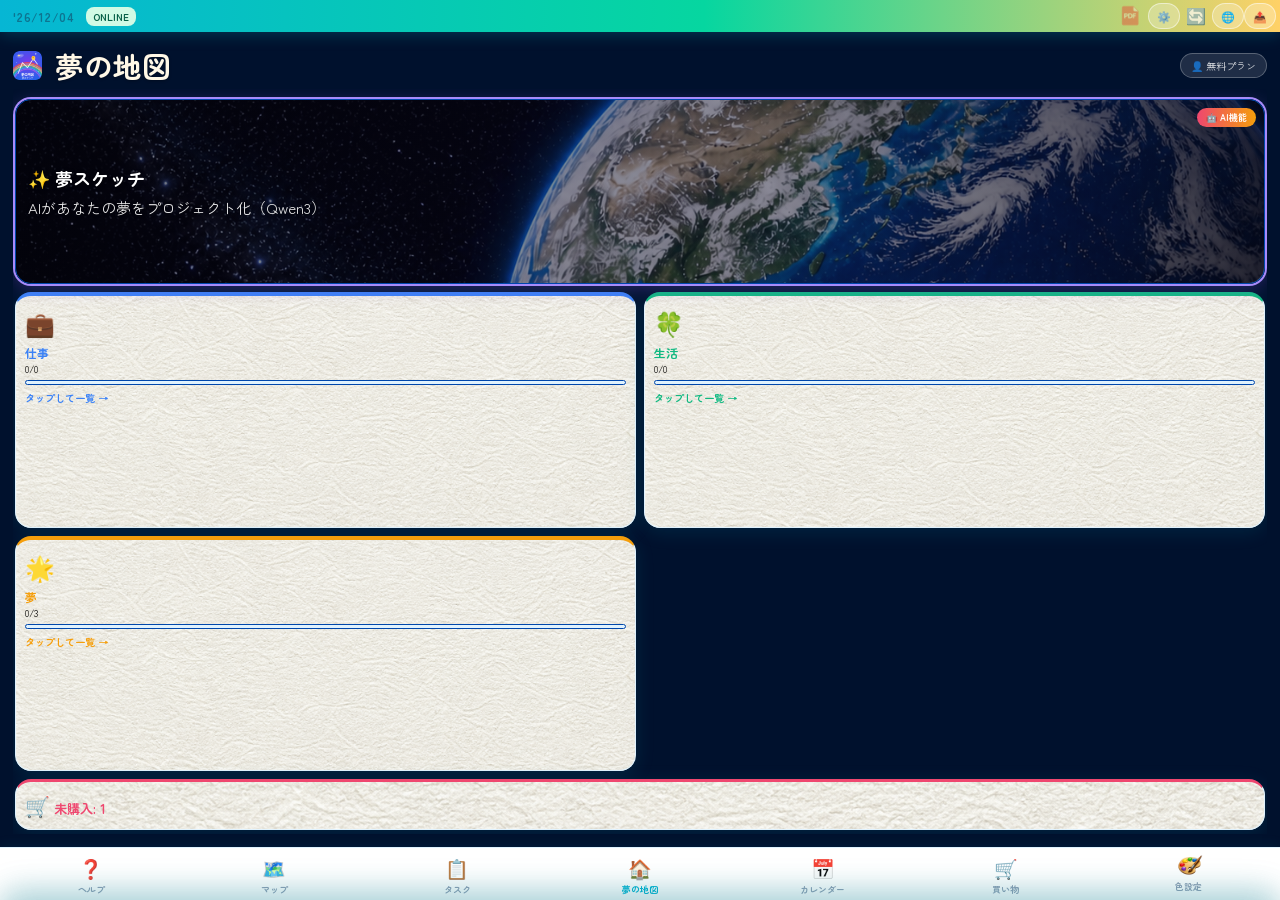
<file: index.html>
<!DOCTYPE html>
<html lang="ja">
<head>
<meta charset="UTF-8"/>
<meta name="viewport" content="width=device-width,initial-scale=1.0,viewport-fit=cover"/>
<meta name="theme-color" content="#06B6D4"/>
<meta name="apple-mobile-web-app-capable" content="yes"/>
<meta name="apple-mobile-web-app-status-bar-style" content="black-translucent"/>
<meta name="apple-mobile-web-app-title" content="夢の地図"/>
<meta name="apple-mobile-web-app-status-bar-style" content="black-translucent"/>
<meta name="mobile-web-app-capable" content="yes"/>
<meta name="apple-mobile-web-app-capable" content="yes"/>
<title>夢の地図</title>
<link rel="manifest" href="manifest.json"/>
<link rel="icon" href="data:image/svg+xml,%3Csvg xmlns='http://www.w3.org/2000/svg' viewBox='0 0 100 100'%3E%3Cdefs%3E%3ClinearGradient id='bg' x1='0' y1='0' x2='1' y2='1'%3E%3Cstop offset='0%25' stop-color='%2306B6D4'/%3E%3Cstop offset='50%25' stop-color='%238b5cf6'/%3E%3Cstop offset='100%25' stop-color='%23EF476F'/%3E%3C/linearGradient%3E%3C/defs%3E%3Crect width='100' height='100' rx='22' fill='url(%23bg)'/%3E%3Ctext x='50' y='62' font-size='52' text-anchor='middle'%3E🗺️%3C/text%3E%3C/svg%3E"/>
<link rel="apple-touch-icon" href="icon-192.png"/>
<link rel="preconnect" href="https://fonts.googleapis.com"/>
<link href="https://fonts.googleapis.com/css2?family=Zen+Maru+Gothic:wght@400;500;700&family=Noto+Sans+JP:wght@400;700&family=Noto+Sans:wght@400;700&display=swap" rel="stylesheet"/>
<style>
:root{--sky:#06B6D4;--leaf:#06D6A0;--rose:#EF476F;--ink:#1a1a2e;--gold:#f59e0b;--purple:#8b5cf6;--r:16px;--sh:0 4px 20px rgba(6,182,212,0.12);--st:env(safe-area-inset-top,0px);--sb:env(safe-area-inset-bottom,0px);}
*{box-sizing:border-box;margin:0;padding:0;-webkit-tap-highlight-color:transparent;}
html,body{height:100%;overflow:hidden;}
body{font-family:'Zen Maru Gothic','Noto Sans JP','Noto Sans',sans-serif;background:#00112D;color:var(--ink);}
#app{display:flex;flex-direction:column;height:100dvh;min-height:0;position:relative;}
/* 120%ズーム・APK WebView対応: フォールバック */
@supports not (height: 100dvh){#app{height:100vh;}}

/* ─ Header ─ */
.hdr{background:linear-gradient(90deg,#06B6D4,#06D6A0 55%,#FFD166);padding:calc(var(--st)+8px) 10px 8px;display:flex;align-items:center;gap:6px;box-shadow:0 2px 16px rgba(6,182,212,0.25);flex-shrink:0;z-index:50;}
.hdr-logo{font-size:17px;font-weight:700;color:white;letter-spacing:1px;flex:1;margin-left:10px;}
.hdr-btn{background:rgba(255,255,255,0.25);border:1.5px solid rgba(255,255,255,0.5);color:white;border-radius:18px;padding:4px 8px;font-size:11px;cursor:pointer;font-family:inherit;font-weight:700;}
.hdr-spc{width:36px;flex-shrink:0;}

/* ─ Body / Nav ─ */
.body{flex:1;overflow:hidden;-webkit-overflow-scrolling:touch;padding-bottom:0;min-height:0;position:relative;background:#00112D;}
.sec{transition:transform 0.8s cubic-bezier(0.4,0,0.2,1),opacity 0.8s ease;}
.sec.slide-left{transform:translateX(-100%);opacity:0;pointer-events:none;}
.sec.slide-right{transform:translateX(100%);opacity:0;pointer-events:none;}
.sec.slide-in-left{transform:translateX(100%);opacity:0;}
.sec.slide-in-right{transform:translateX(-100%);opacity:0;}
/* ボトムナビ: flex子要素として配置（fixed不使用） */
.bnav{display:flex;background:white;border-top:1.5px solid #e0f2fe;padding-bottom:var(--sb);flex-shrink:0;box-shadow:0 -2px 12px rgba(6,182,212,0.08);z-index:100;position:relative;pointer-events:auto;}
.nb{flex:1;display:flex;flex-direction:column;align-items:center;padding:6px 2px 4px;gap:2px;background:none;border:none;cursor:pointer;font-family:inherit;color:#94a3b8;font-size:9px;font-weight:600;-webkit-tap-highlight-color:rgba(6,182,212,0.15);touch-action:manipulation;}
.nb .ico{font-size:19px;} .nb.active{color:#06B6D4;}

/* ─ Sections ─ */
.sec{padding:13px;display:block;position:absolute;top:0;left:0;right:0;bottom:0;opacity:0;pointer-events:none;transform:translateX(100%);transition:transform 0.4s ease,opacity 0.4s ease;overflow-y:auto;-webkit-overflow-scrolling:touch;box-sizing:border-box;background:transparent;} .sec.active{opacity:1;pointer-events:auto;transform:translateX(0);}
#sec-home{overflow-x:hidden;overflow-y:hidden;display:flex;flex-direction:column;}
.sec-t{font-size:16px;font-weight:700;color:#FFF8E7;margin-bottom:3px;display:flex;align-items:center;gap:7px;text-shadow:0 1px 3px rgba(0,0,0,0.3);}

/* ─ Cards / Inputs / Buttons ─ */
.card{background:#fbf8d0;border-radius:var(--r);box-shadow:var(--sh);padding:12px;border:1.5px solid #e0f2fe;margin-bottom:11px;}
.ct{font-size:12px;font-weight:700;color:#0e7490;margin-bottom:8px;display:flex;align-items:center;justify-content:space-between;gap:5px;}
.inp{width:100%;border:1.5px solid #bae6fd;border-radius:10px;padding:10px 12px;font-family:inherit;font-size:14px;color:var(--ink);background:#faf8d0;outline:none;transition:border .2s;-webkit-appearance:none;}
.inp:focus{border-color:var(--sky);}
.btn{border:none;border-radius:10px;padding:10px 13px;font-family:inherit;font-size:13px;font-weight:700;cursor:pointer;display:inline-flex;align-items:center;justify-content:center;gap:5px;transition:all .2s;}
.bp{background:linear-gradient(90deg,#06B6D4,#06D6A0);color:white;} .bp:active{opacity:.82;transform:scale(.97);}
.bg{background:#f1f5f9;color:#64748b;} .bd{background:#fee2e2;color:#ef4444;}
.bpu{background:linear-gradient(135deg,#8b5cf6,#ec4899);color:white;}
.bs{padding:6px 10px;font-size:11px;border-radius:8px;} .bw{width:100%;}
.bic{background:none;border:1.5px solid #bae6fd;border-radius:7px;padding:3px 6px;cursor:pointer;font-size:13px;font-family:inherit;}

/* ─ Mic ─ */
.mic{background:linear-gradient(135deg,#EF476F,#f59e0b);color:white;border:none;border-radius:50%;width:41px;height:41px;font-size:18px;cursor:pointer;display:flex;align-items:center;justify-content:center;box-shadow:0 2px 10px rgba(239,71,111,0.3);flex-shrink:0;}
.mic.on{animation:pmic .7s infinite,micring 1.2s infinite;}
@keyframes pmic{0%,100%{transform:scale(1)}50%{transform:scale(1.12)}}
@keyframes micring{0%{box-shadow:0 0 0 0 rgba(239,71,111,0.5)}70%{box-shadow:0 0 0 12px rgba(239,71,111,0)}100%{box-shadow:0 0 0 0 rgba(239,71,111,0)}}
@keyframes iaMicShake{0%{transform:rotate(0deg) scale(1)}15%{transform:rotate(-12deg) scale(1.1)}30%{transform:rotate(10deg) scale(1.15)}45%{transform:rotate(-8deg) scale(1.1)}60%{transform:rotate(6deg) scale(1.05)}75%{transform:rotate(-4deg) scale(1.02)}100%{transform:rotate(0deg) scale(1)}}
.ia-mic-on{animation:iaMicShake 0.6s ease-in-out infinite;}
.vh{font-size:10px;color:var(--rose);font-weight:600;margin-top:3px;min-height:14px;}

/* ─ Pills / Task items ─ */
.pill{display:inline-flex;align-items:center;gap:3px;padding:4px 9px;border-radius:18px;font-size:11px;font-weight:700;cursor:pointer;border:2px solid transparent;font-family:inherit;transition:border-color .2s;}
.ti{display:flex;align-items:center;gap:8px;padding:9px 10px;border-radius:11px;margin-bottom:5px;border:1.5px solid transparent;background:#faf8d0;cursor:pointer;}
.ti.di{opacity:.5;} .ti:active{background:#e0f7fa;}
.chk{width:20px;height:20px;border-radius:50%;border:2px solid transparent;background:transparent;display:none;font-size:0;flex-shrink:0;cursor:pointer;transition:all .2s;}
.chk.dn{display:none;}
.tl{flex:1;font-size:13px;} .tl.dn{text-decoration:line-through;color:#9ca3af;}
.tbg{font-size:9px;padding:2px 6px;border-radius:6px;font-weight:700;flex-shrink:0;}
.ch{margin-left:18px;border-left:2px dashed #bae6fd;padding-left:6px;}
.pb{height:5px;background:#e0f2fe;border-radius:3px;overflow:hidden;margin-top:4px;border:0.1px solid #0047AB;box-sizing:border-box;width:100%;}

.pf{height:100%;background:linear-gradient(90deg,#06B6D4,#06D6A0);border-radius:3px;transition:width .5s;}

/* ─ Shopping ─ */
.si{display:flex;align-items:center;gap:8px;padding:7px 0;border-bottom:1px solid #f0f9ff;} .si:last-child{border-bottom:none;}
.sd{text-decoration:line-through;color:#9ca3af;}
.sl{text-decoration:none;font-size:12px;padding:3px 7px;border-radius:7px;border:1.5px solid #bae6fd;color:#06B6D4;background:#f0f9ff;flex-shrink:0;}
.sugg-l{display:flex;flex-wrap:wrap;gap:5px;margin-top:6px;}
.sg{background:#e0f7fa;border:1.5px solid #bae6fd;border-radius:18px;padding:4px 9px;font-size:11px;cursor:pointer;color:#0e7490;font-family:inherit;font-weight:600;}
.sg:active{background:var(--sky);color:white;}

/* ─ Calendar ─ */
.cal-hdr{display:flex;align-items:center;gap:9px;margin-bottom:9px;}
.cal-ml{flex:1;text-align:center;font-weight:700;font-size:15px;color:#0e7490;}
.cal-nv{background:transparent;border:none;border-radius:7px;width:30px;height:30px;font-size:14px;cursor:pointer;}
.cal-wd-r{display:grid;grid-template-columns:repeat(7,1fr);gap:2px;margin-bottom:2px;}
.cal-wd{text-align:center;font-size:10px;font-weight:700;color:#64748b;padding:2px 0;}
.cal-gr{display:grid;grid-template-columns:repeat(7,minmax(0,1fr));gap:2px;}
.cal-c{border-radius:6px;padding:3px 2px;min-height:48px;background:#faf8d0;border:1px solid #4a8fc8;font-size:9px;min-width:0;overflow:hidden;box-sizing:border-box;}
.cal-c.td{border-color:var(--sky);background:#e0f7fa;} .cal-c.ot{opacity:.35;}
.cal-n{font-weight:700;color:#0e7490;margin-bottom:1px;font-size:10px;}
.cal-d{border-radius:3px;padding:1px 2px;font-size:8px;margin-bottom:1px;white-space:nowrap;overflow:hidden;text-overflow:ellipsis;color:white;cursor:pointer;}

/* ─ Home dashboard ─ */
.home-cat-grid{display:grid;grid-template-columns:1fr 1fr;gap:8px;margin-bottom:8px;padding-top:8px;flex:1;min-height:0;}
.home-cat-card{background:#fbf9d0;border-radius:var(--r);box-shadow:var(--sh);padding:9px;border:1.5px solid #e0f2fe;cursor:pointer;transition:all .2s;background-image:url('momishibo.png');background-repeat:no-repeat;background-size:cover;background-position:center center;min-height:0;box-sizing:border-box;overflow:hidden;}
.home-cat-card:active{transform:scale(.97);}
.dream-sketch-card{background:linear-gradient(135deg,#0f172a,#1e1b4b 50%,#0f172a);border:1.5px solid #0047AB;box-shadow:0 0 0 2px #a78bfa,0 4px 18px rgba(139,92,246,0.3);overflow:hidden;position:relative;text-align:left;box-sizing:border-box;grid-column:1/-1;border-radius:var(--r);padding:9px 12px;cursor:pointer;background-image:url('home_AI.png');background-repeat:no-repeat;background-size:100% auto;background-position:center center;min-height:0;}
.dream-sketch-card::before{content:'';position:absolute;inset:0;background:linear-gradient(to right,rgba(5,5,20,0.55) 0%,rgba(10,10,40,0.45) 60%,rgba(5,5,20,0.7) 100%);pointer-events:none;z-index:0;border-radius:var(--r);}
.dream-sketch-badge{position:absolute;top:8px;right:8px;background:linear-gradient(90deg,#EF476F,#f59e0b);color:white;font-size:9px;font-weight:700;padding:3px 9px;border-radius:10px;z-index:2;white-space:nowrap;}

/* ─ Float panels ─ */
.fov{position:fixed;inset:0;z-index:140;background:rgba(0,0,0,0.25);display:none;pointer-events:none;} .fov.open{display:block;pointer-events:auto;}
.fpanel{position:fixed;left:0;right:0;bottom:0;z-index:150;background:white;border-radius:20px 20px 0 0;box-shadow:0 -8px 30px rgba(0,0,0,0.15);max-height:67vh;height:67vh;overflow-y:auto;transform:translateY(100%);transition:transform .3s cubic-bezier(.4,0,.2,1);padding-bottom:var(--sb);pointer-events:none;}
.fpanel.open{transform:translateY(0);pointer-events:auto;}
.fhandle{width:40px;height:4px;background:#e0f2fe;border-radius:2px;margin:10px auto 12px;}
.fhdr{padding:0 14px 10px;display:flex;align-items:center;gap:8px;border-bottom:1px solid #f0f9ff;margin-bottom:8px;}
.fbody{padding:0 14px 14px;}
.fti{display:flex;align-items:center;gap:9px;padding:9px 10px;border-radius:10px;margin-bottom:5px;background:#faf8d0;cursor:pointer;}
.fti:active{background:#e0f7fa;}

/* ─ Mindmap ─ */
.mm-proj-card{background:#fbf9d0;border-radius:14px;box-shadow:var(--sh);padding:13px;border:1.5px solid #e0f2fe;margin-bottom:10px;display:flex;align-items:center;gap:12px;}
.mm-proj-icon{font-size:26px;flex-shrink:0;}
.mm-proj-info{flex:1;min-width:0;}
.mm-proj-title{font-size:13px;font-weight:700;color:#0e7490;overflow:hidden;text-overflow:ellipsis;white-space:nowrap;}
.mm-proj-sub{font-size:10px;color:#64748b;margin-top:2px;}
/* 並び替えハンドル */
.mm-drag-handle{font-size:18px;color:#94a3b8;cursor:grab;flex-shrink:0;padding:4px;touch-action:none;}
.mm-drag-handle:active{cursor:grabbing;}
.mm-proj-card.drag-over{border:2px dashed #06B6D4;background:#e0f7fa;}
/* 達成フォルダ */
.mm-archive-section{background:linear-gradient(135deg,#f0fdf4,#ecfdf5);border:1.5px solid #6ee7b7;border-radius:14px;padding:13px;margin-bottom:10px;}
.mm-archive-title{font-size:13px;font-weight:700;color:#065f46;display:flex;align-items:center;gap:8px;cursor:pointer;margin-bottom:0;}
.mm-archive-list{margin-top:10px;}
.mm-archive-item{display:flex;align-items:center;gap:10px;padding:9px 10px;background:white;border-radius:10px;margin-bottom:6px;border:1px solid #a7f3d0;}
/* マインドマップ フローティングキャンバス */
#mm-float-panel{display:none !important;}
#mm-float-panel.open{display:flex !important;}

/* ─ AI (Dream Sketch) ─ */
.dream-chat{display:flex;flex-direction:column;gap:10px;padding:10px 0;}
.dream-bubble{max-width:85%;padding:10px 13px;border-radius:16px;font-size:13px;line-height:1.6;}
.dream-bubble.ai{background:linear-gradient(135deg,#e0f7fa,#f0f9ff);color:#0e7490;align-self:flex-start;border:1.5px solid #bae6fd;}
.dream-bubble.user{background:linear-gradient(135deg,#8b5cf6,#06B6D4);color:white;align-self:flex-end;}
.dream-typing{display:flex;gap:4px;padding:8px 12px;background:#f0f9ff;border-radius:16px;width:fit-content;}
.dream-dot{width:6px;height:6px;border-radius:50%;background:#06B6D4;animation:dt .8s infinite;}
.dream-dot:nth-child(2){animation-delay:.15s;} .dream-dot:nth-child(3){animation-delay:.3s;}
@keyframes dt{0%,80%,100%{transform:scale(.8);opacity:.5}40%{transform:scale(1.1);opacity:1}}
.dream-choice-grid{display:grid;grid-template-columns:1fr 1fr;gap:7px;margin-top:8px;}
.dream-choice{background:white;border:1.5px solid #bae6fd;border-radius:10px;padding:9px 10px;cursor:pointer;font-size:12px;font-family:inherit;color:#0e7490;font-weight:600;text-align:left;}
.dream-register-btn{background:linear-gradient(135deg,#8b5cf6,#ec4899);color:white;border:none;border-radius:12px;padding:12px;width:100%;font-family:inherit;font-size:14px;font-weight:700;cursor:pointer;margin-top:10px;}

/* ─ Modal ─ */
.ov{position:fixed;inset:0;background:rgba(0,0,0,0.4);z-index:200;display:flex;align-items:flex-end;backdrop-filter:blur(4px);pointer-events:auto;}
.mo{background:white;border-radius:20px 20px 0 0;padding:17px 17px calc(17px + var(--sb));width:100%;max-height:92vh;overflow-y:auto;}
.mot{font-size:15px;font-weight:700;color:#0e7490;margin-bottom:11px;}
.mos{font-size:11px;color:#64748b;margin-bottom:7px;}

/* ─ Cat manager ─ */
.cmi{display:flex;align-items:center;gap:7px;padding:7px 8px;border-radius:9px;background:#faf8d0;border:1.5px solid #e0f2fe;margin-bottom:5px;}
.eg{display:flex;flex-wrap:wrap;gap:4px;margin-top:5px;}
.eo{font-size:18px;cursor:pointer;padding:3px;border-radius:6px;border:2px solid transparent;}
.eo.s{background:#e0f7fa;border-color:#06B6D4;}
.cg{display:flex;flex-wrap:wrap;gap:5px;margin-top:5px;}
.co{width:20px;height:20px;border-radius:50%;cursor:pointer;border:3px solid transparent;transition:all .15s;}
.co.s{border-color:#1a1a2e;transform:scale(1.2);}
.lbs{font-size:11px;color:#64748b;margin-top:5px;margin-bottom:2px;}
.fb{font-size:10px;color:#94a3b8;background:#f0f9ff;padding:2px 6px;border-radius:6px;}
.eb{background:#f0f9ff;border-radius:10px;padding:10px;margin-bottom:6px;margin-left:6px;border:1.5px solid #bae6fd;}
.ab{background:#faf8d0;border-radius:12px;padding:12px;border:1.5px dashed #bae6fd;margin-bottom:12px;}

/* ─ Help / Lang / Transfer ─ */
.help-card{background:white;border-radius:13px;padding:12px;margin-bottom:8px;border:1.5px solid #e0f2fe;box-shadow:var(--sh);}
.help-q{font-weight:700;color:#0e7490;font-size:13px;cursor:pointer;display:flex;justify-content:space-between;align-items:center;gap:8px;}
.help-a{font-size:12px;color:#334155;line-height:1.7;margin-top:7px;display:none;white-space:pre-wrap;}
.help-a.open{display:block;}
.lang-grid{display:grid;grid-template-columns:1fr 1fr;gap:6px;}
.lang-btn{padding:8px;border-radius:9px;border:1.5px solid #e0f2fe;background:#faf8d0;cursor:pointer;font-family:inherit;font-size:11px;font-weight:700;text-align:center;}
.lang-btn.active{background:#e0f7fa;border-color:#06B6D4;color:#0e7490;}
.xfer-section{background:#faf8d0;border:1.5px dashed #bae6fd;border-radius:11px;padding:13px;margin-bottom:11px;}

/* ─ Inner AI ─ */
.inner-ai-card{background:linear-gradient(135deg,#0f172a,#1e1b4b 50%,#0f172a);border:1.5px solid #0047AB;border-radius:var(--r);box-shadow:0 4px 20px rgba(139,92,246,0.2);padding:16px 18px;margin-top:12px;cursor:pointer;position:relative;overflow:hidden;transition:all .2s;background-image:url('home_AI.png');background-repeat:no-repeat;background-size:100% auto;background-position:center center;}
.inner-ai-card::before{content:'';position:absolute;inset:0;background:linear-gradient(to right,rgba(10,10,30,0.15) 0%,rgba(15,18,42,0.4) 50%,rgba(15,23,42,0.75) 80%);pointer-events:none;}
.inner-ai-card::after{content:'';position:absolute;top:-40px;right:-40px;width:130px;height:130px;background:radial-gradient(circle,rgba(167,139,250,0.15),transparent 70%);border-radius:50%;pointer-events:none;}
.inner-ai-card:active{transform:scale(.98);}
.inner-ai-card .ia-label{font-size:10px;font-weight:700;letter-spacing:1.5px;color:#a78bfa;text-transform:uppercase;margin-bottom:6px;position:relative;z-index:1;}
.inner-ai-card .ia-title{font-size:16px;font-weight:700;color:#e2e8f0;margin-bottom:4px;position:relative;z-index:1;}
.inner-ai-card .ia-sub{font-size:12px;color:#ffffff;line-height:1.5;position:relative;z-index:1;}
.inner-ai-card .ia-arrow{position:absolute;right:16px;top:50%;transform:translateY(-50%);font-size:20px;color:#7c3aed;opacity:.7;z-index:1;}
/* Inner AI セクション */
.inner-ai-sec{display:flex;flex-direction:column;height:100%;}
.inner-ai-msgs{flex:1;overflow-y:auto;padding:4px 0 12px;display:flex;flex-direction:column;gap:10px;}
.ia-msg{max-width:82%;padding:10px 13px;border-radius:16px;font-size:13px;line-height:1.6;}
.ia-msg.ai{background:#1e1b4b;color:#e2e8f0;border-bottom-left-radius:4px;align-self:flex-start;}
.ia-msg.user{background:linear-gradient(135deg,#7c3aed,#6d28d9);color:white;border-bottom-right-radius:4px;align-self:flex-end;}
.ia-typing{display:flex;gap:4px;align-items:center;padding:10px 13px;background:#1e1b4b;border-radius:16px;border-bottom-left-radius:4px;width:fit-content;}
.ia-dot{width:6px;height:6px;background:#a78bfa;border-radius:50%;animation:dt .8s ease-in-out infinite;}
.ia-dot:nth-child(2){animation-delay:.16s;} .ia-dot:nth-child(3){animation-delay:.32s;}
.ia-input-row{display:flex;gap:8px;align-items:flex-end;margin-top:8px;}
.ia-textarea{flex:1;background:#1e1b4b;color:#e2e8f0;border:1.5px solid #4c1d95;border-radius:12px;padding:10px 12px;font-size:13px;font-family:inherit;resize:none;min-height:42px;max-height:100px;outline:none;}
.ia-textarea::placeholder{color:#64748b;}
.ia-send{background:linear-gradient(135deg,#7c3aed,#6d28d9);color:white;border:none;border-radius:12px;padding:10px 14px;font-size:17px;cursor:pointer;flex-shrink:0;}
.ia-send:disabled{opacity:.4;cursor:default;}

/* ─ Misc ─ */
.row{display:flex;gap:6px;align-items:center;} .mt8{margin-top:8px;} .lbl{font-size:11px;color:#64748b;margin:5px 0 2px;}
.emp{text-align:center;padding:24px 14px;color:#9ca3af;} .emp-e{font-size:36px;margin-bottom:7px;}
</style>
</head>
<body>
<div id="app">
  <header class="hdr">
    <span id="hdr-date" style="font-size:12px;font-weight:700;color:#0e7490;letter-spacing:0.5px"></span>
    <span id="hdr-status" style="font-size:10px;font-weight:700;padding:2px 7px;border-radius:8px;background:#d1fae5;color:#065f46;margin-left:6px">ONLINE</span>
    <div style="margin-left:auto;display:flex;align-items:center;padding-right:4px">
      <button id="pdf-hdr-btn" onclick="openPdfFloat()" title="PDF" style="background:none;border:none;cursor:pointer;padding:2px 4px;opacity:0.3;pointer-events:none;transition:opacity .2s;display:flex;align-items:center;justify-content:center;" aria-label="PDF">
        <img src="PDF.png" style="width:28px;height:28px;object-fit:contain;display:block;">
      </button>
      <button class="hdr-btn" onclick="openCatManager()">⚙️</button><button id="pwa-install-btn" onclick="pwaInstall()" title="インストール" style="display:none;align-items:center;gap:3px;background:rgba(255,255,255,0.18);border:1px solid rgba(255,255,255,0.35);border-radius:14px;color:#fff;font-size:10px;font-weight:700;padding:3px 9px;cursor:pointer;white-space:nowrap;">📲 インストール</button><button onclick="location.reload(true)" style="background:none;border:none;font-size:16px;cursor:pointer;padding:4px 6px;color:rgba(255,255,255,0.7);">🔄</button>
      <button class="hdr-btn" onclick="switchSec('lang')">🌐</button>
      <button class="hdr-btn" onclick="switchSec('transfer')">📤</button>
    </div>
  </header>

  <!-- PDFフロート -->
  <div id="pdf-float" style="display:none;position:fixed;top:52px;right:10px;z-index:300;background:#fff;border-radius:14px;box-shadow:0 4px 24px rgba(0,0,0,0.18);border:1.5px solid #e0f2fe;padding:14px;min-width:200px;">
    <div style="font-size:12px;font-weight:700;color:#0e7490;margin-bottom:10px;display:flex;align-items:center;gap:6px;"><img src="PDF.png" style="width:20px;height:20px;object-fit:contain;"> PDF</div>
    <button onclick="closePdfFloat();exportMapPDF();" style="width:100%;background:linear-gradient(135deg,#0891b2,#0e7490);color:#fff;border:none;border-radius:10px;padding:10px;font-size:13px;font-weight:700;cursor:pointer;margin-bottom:8px;display:flex;align-items:center;justify-content:center;gap:6px;"><img src="PDF.png" style="width:20px;height:20px;object-fit:contain;"> <span id="pdf-float-export-lbl">PDF出力</span></button>
    <button onclick="closePdfFloat();importMapPDF();" id="pdf-float-import-btn" style="width:100%;background:#ede9fe;color:#7c3aed;border:1.5px solid #c4b5fd;border-radius:10px;padding:10px;font-size:13px;font-weight:700;cursor:pointer;display:flex;align-items:center;justify-content:center;gap:6px;">📥 <span id="pdf-float-import-lbl">JSONインポート ✨</span></button>

  </div>
  <!-- PDFフロート背景タップで閉じる -->
  <div id="pdf-float-bg" onclick="closePdfFloat()" style="display:none;position:fixed;inset:0;z-index:299;"></div>

  <div class="body">
    <!-- HOME -->
    <div class="sec active" id="sec-home">
      <div class="sec-t" style="font-size:180%;align-items:center;color:#FFF8E7">
        <img src="icon-192.png" style="width:1em;height:1em;border-radius:22%;vertical-align:middle;margin-right:6px">
        <span id="t-home">夢の地図</span>
        <button id="header-login-btn" onclick="switchSec('help')" style="margin-left:auto;background:rgba(255,255,255,0.12);border:1px solid rgba(255,255,255,0.25);border-radius:20px;color:rgba(255,255,255,0.85);font-size:10px;padding:4px 10px;cursor:pointer;font-family:inherit;white-space:nowrap;flex-shrink:0;">👤 <span id="header-login-lbl">ログイン</span></button>
      </div>
      <div id="home-cnt" style="flex:1;display:flex;flex-direction:column;min-height:0;overflow-y:auto;overflow-x:hidden;padding:2px 2px 4px;"></div>
    </div>

    <!-- TASKS -->
    <div class="sec" id="sec-tasks">
      <div class="sec-t"><span>📋</span><span id="t-tasks">タスク</span></div>
      <div class="card">
        <div class="ct">✨ <span id="t-newtask">新しいタスク</span></div>
        <div class="row"><input class="inp" id="new-task-inp" style="flex:1"/><button class="mic" id="mic-task">🎤</button></div>
        <div class="vh" id="vh-task"></div>
        <div style="display:grid;grid-template-columns:1fr 1fr;gap:6px;margin-top:6px">
          <div><div class="lbl" id="lbl-new-due">📅 <span id="lbl-due-text">期限日</span></div><input class="inp" type="date" id="new-task-due" style="font-size:11px;padding:7px 8px"/></div>
          <div><div class="lbl" id="lbl-new-rep">🔁 <span id="lbl-rep-text">繰り返し</span></div><select class="inp" id="new-task-rep" style="font-size:11px;padding:7px 8px"><option value="none" id="opt-rep-none">繰り返しなし</option><option value="daily" id="opt-rep-daily">毎日</option><option value="weekly" id="opt-rep-weekly">毎週</option><option value="monthly" id="opt-rep-monthly">毎月</option><option value="yearly" id="opt-rep-yearly">毎年</option></select></div>
        </div>
        <div id="cat-new-row" class="mt8" style="display:flex;flex-wrap:wrap;gap:4px"></div>
        <button class="btn bp bw mt8" id="add-task-btn">＋ <span id="t-addtask">タスク追加</span></button>
        <button class="btn mt8" id="ai-task-btn" onclick="onAiTaskBtnClick()" style="background:linear-gradient(135deg,#7c3aed,#6d28d9);color:#fff;border:none;width:100%;margin-top:6px;display:flex;align-items:center;justify-content:center;gap:6px;font-size:12px;padding:9px;opacity:0.4;pointer-events:none;">
          <span>🤖</span><span id="ai-task-btn-lbl">AIに手伝ってもらう</span><span id="ai-task-btn-count" style="background:rgba(255,255,255,0.2);border-radius:20px;padding:1px 8px;font-size:11px;font-weight:700;">5/5</span>
        </button>
      </div>
      <div class="card" style="padding:8px 11px"><div id="filter-row" style="display:flex;flex-wrap:wrap;gap:4px"></div></div>
      <div class="card">
        <div style="font-size:13px;font-weight:700;color:#0e7490;margin-bottom:10px;display:flex;align-items:center;gap:6px;">📋 <span id="t-task-list-label">タスク一覧</span></div>
        <div id="task-list"></div>
      </div>
    </div>

    <!-- MAP (プロジェクト一覧) -->
    <div class="sec" id="sec-map">
      <div class="sec-t"><span>🌐</span><span id="t-map">マインドマップ</span></div>
      <div id="mm-list-area"></div>
    </div>

    <!-- SHOPPING -->
    <div class="sec" id="sec-shop">
      <div class="sec-t"><span>🛒</span><span id="t-shop">お買い物</span></div>
      <div id="shop-cnt"></div>
    </div>

    <!-- CALENDAR -->
    <div class="sec" id="sec-cal">
      <div class="sec-t"><span>📅</span><span id="t-cal">カレンダー</span></div>
      <div class="card">
        <div class="cal-hdr"><button class="cal-nv" id="cal-prev">◀</button><div class="cal-ml" id="cal-lbl"></div><button class="cal-nv" id="cal-next">▶</button></div>
        <div class="cal-wd-r"><div class="cal-wd" style="color:#ef4444" id="wd0">日</div><div class="cal-wd" id="wd1">月</div><div class="cal-wd" id="wd2">火</div><div class="cal-wd" id="wd3">水</div><div class="cal-wd" id="wd4">木</div><div class="cal-wd" id="wd5">金</div><div class="cal-wd" style="color:#3b82f6" id="wd6">土</div></div>
        <div class="cal-gr" id="cal-grid"></div>
      </div>
    </div>

    <!-- HELP -->
    <div class="sec" id="sec-help"><div class="sec-t"><span>❓</span><span id="t-help">ヘルプ</span></div><div id="help-content"></div></div>

    <!-- TRANSFER -->
    <div class="sec" id="sec-transfer">
      <div class="sec-t"><span>📤</span><span id="t-transfer">データ転送</span></div>
      <div class="xfer-section"><div class="ct" id="t-export-title">💾 夢の地図データバックアップ</div><p style="font-size:12px;color:#64748b;margin-bottom:9px" id="t-export-desc">全データをファイルに保存してバックアップできます。</p><button class="btn bp bw" onclick="doExport()" id="t-export-btn">📁 バックアップ保存</button></div>
      <div class="xfer-section"><div class="ct" id="t-import-title">🔄 夢の地図データ復元</div><p style="font-size:12px;color:#64748b;margin-bottom:9px" id="t-import-desc">バックアップファイルを選択してデータを復元します。</p><button class="btn bp bw" onclick="openJsonImport()" id="t-import-btn">📂 復元ファイルを選択</button><div id="import-msg" style="font-size:12px;margin-top:8px;color:#10b981"></div></div>
    </div>

    <!-- LANG -->
    <div class="sec" id="sec-detail"><div id="sec-detail-body" style="padding-bottom:20px"></div></div>
    <div class="sec" id="sec-lang"><div class="sec-t"><span>🌐</span><span id="t-lang">言語設定</span></div><div class="card"><div class="ct" id="t-lang-select">言語を選択してください</div><div class="lang-grid" id="lang-grid"></div></div></div>
  </div>

  <nav class="bnav">
    <button class="nb" id="nb-help-btn" onclick="switchSec('help')"><span class="ico">❓</span><span id="nb-help-lbl">ヘルプ</span></button>
    <button class="nb" data-s="map"><span class="ico">🗺️</span><span id="nb-map">マップ</span></button>
    <button class="nb" data-s="tasks"><span class="ico">📋</span><span id="nb-tasks">タスク</span></button>
    <button class="nb active" data-s="home"><span class="ico">🏠</span><span id="nb-home">夢の地図</span></button>
    <button class="nb" data-s="cal"><span class="ico">📅</span><span id="nb-cal">カレンダー</span></button>
    <button class="nb" data-s="shop"><span class="ico">🛒</span><span id="nb-shop">買い物</span></button>
    <button class="nb" id="nb-innerai" onclick="openInnerAI()" style="position:relative;gap:0;padding:6.5px 2px 4px;"><span class="ico" style="display:flex;align-items:center;justify-content:center;"><img src="palette.png" style="width:40px;height:40px;object-fit:contain;margin-top:-10px;"></span><span id="nb-color-lbl" style="position:absolute;bottom:7px;left:0;right:0;text-align:center;font-size:9px;font-weight:600;">色設定</span></button>
  </nav>
</div>

<!-- フローティングパネル（カテゴリ一覧） -->
<div class="fov" id="float-overlay" onclick="closeFloat()"></div>
<div class="fpanel" id="float-panel"><div class="fhandle"></div><div class="fhdr" id="float-header"></div><div class="fbody" id="float-body"></div></div>

<!-- タスク詳細フローティング -->
<div class="fov" id="task-float-overlay" onclick="closeTaskFloat()"></div>
<div class="fpanel" id="task-float-panel" style="box-shadow:0 -8px 32px rgba(6,182,212,0.25);border-top:3px solid #06B6D4;">
  <div class="fhandle" style="background:#06B6D4;width:60px;height:5px;margin:10px auto 8px;border-radius:3px;"></div>
  <div style="padding:0 14px 10px;display:flex;align-items:center;justify-content:space-between;border-bottom:2px solid #e0f2fe;margin-bottom:8px;background:linear-gradient(90deg,#f0fdff,#fff);">
    <span style="font-size:16px;font-weight:700;color:#0e7490">📋 タスク詳細</span>
    <button class="bic" onclick="closeTaskFloat()">✕</button>
  </div>
  <div style="padding:0 14px 24px;overflow-y:auto;max-height:82vh" id="task-float-body"></div>
</div>

<!-- マインドマップ フローティングキャンバス -->
<!-- INNER AI オーバーレイ -->
<div id="inner-ai-overlay" style="display:none;position:fixed;inset:0;z-index:400;flex-direction:column;overflow:hidden;transition:background 0.8s ease;">
  <!-- ヘッダー -->
  <div style="display:flex;align-items:center;padding:14px 16px 10px;flex-shrink:0;position:relative;z-index:1;">
    <div style="flex:1;">
      <div id="ia-lbl-inner" style="font-size:10px;letter-spacing:3px;color:rgba(255,255,255,0.4);font-weight:600;text-transform:uppercase;">Wallpaper</div>
      <div id="ia-lbl-title" style="font-size:17px;font-weight:700;color:rgba(255,255,255,0.85);margin-top:1px;">壁紙の色設定</div>
    </div>
    <button onclick="closeInnerAI()" style="background:none;border:none;color:rgba(255,255,255,0.4);font-size:22px;cursor:pointer;padding:4px 6px;line-height:1;">✕</button>
  </div>

  <!-- AI発話枠 -->
  <div style="margin:0 14px;flex-shrink:0;position:relative;z-index:1;">
    <div id="ia-bubble" style="min-height:80px;background:rgba(255,255,255,0.08);border:1px solid rgba(255,255,255,0.15);border-radius:18px;padding:16px 20px;position:relative;overflow:hidden;">
      <div style="position:absolute;top:10px;right:14px;font-size:10px;color:rgba(255,255,255,0.2);letter-spacing:2px;">✦ ✦ ✦</div>
      <div id="ia-bubble-text" style="font-size:14px;line-height:1.85;color:rgba(255,255,255,0.9);white-space:pre-wrap;min-height:2em;text-align:center;"></div>
      <div id="ia-typing-dots" style="display:none;gap:5px;align-items:center;height:24px;">
        <div style="width:5px;height:5px;background:rgba(255,255,255,0.6);border-radius:50%;animation:dt .8s ease-in-out infinite;"></div>
        <div style="width:5px;height:5px;background:rgba(255,255,255,0.6);border-radius:50%;animation:dt .8s ease-in-out infinite;animation-delay:.16s;"></div>
        <div style="width:5px;height:5px;background:rgba(255,255,255,0.6);border-radius:50%;animation:dt .8s ease-in-out infinite;animation-delay:.32s;"></div>
      </div>
    </div>
  </div>

  <!-- 色選択パネル（初回のみ表示） -->
  <div id="ia-color-panel" style="margin:10px 14px 0;flex-shrink:0;position:relative;z-index:1;overflow-y:auto;max-height:60vh;">
    <!-- 色玉 -->
    <div style="display:flex;flex-wrap:wrap;gap:10px;justify-content:center;margin-bottom:12px;padding:8px 0;" id="ia-color-balls"></div>
  <!-- テキスト入力（有料のみ）＋GO・OKは全員表示 -->
  <div style="display:flex;gap:8px;align-items:center;margin-bottom:10px;">
    <!-- テキスト入力欄（有料のみ表示） -->
    <div id="ia-color-input-row" style="display:flex;gap:8px;align-items:center;flex:1;min-width:0;">
      <input id="ia-color-input" type="text" placeholder="例：空色、深海、サーモンピンク…" style="flex:1;min-width:0;background:rgba(255,255,255,0.08);color:rgba(255,255,255,0.9);border:1px solid rgba(255,255,255,0.2);border-radius:12px;padding:9px 13px;font-size:13px;font-family:inherit;outline:none;">
      <button onclick="iaMic('ia-color-input')" id="ia-mic-color" style="background:rgba(255,255,255,0.1);color:rgba(255,255,255,0.7);border:1px solid rgba(255,255,255,0.2);border-radius:12px;padding:9px 11px;font-size:15px;cursor:pointer;flex-shrink:0;">🎤</button>
    </div>
    <!-- ロック表示（無料のみ） -->
    <div id="ia-color-lock" style="display:none;flex:1;min-width:0;background:rgba(0,0,0,0.25);border:1px solid rgba(255,255,255,0.15);border-radius:12px;padding:8px 10px;font-size:10px;color:rgba(255,255,255,0.55);text-align:center;cursor:pointer;line-height:1.5;" onclick="iaShowLockMsg()">
      🔒 <span id="ia-lock-msg-short">AI入力は有料機能</span>
    </div>
    <!-- GO・OK（全員表示） -->
    <button onclick="iaApplyColorInput()" style="background:rgba(255,255,255,0.15);color:white;border:1px solid rgba(255,255,255,0.3);border-radius:12px;padding:9px 16px;font-size:13px;font-weight:700;cursor:pointer;flex-shrink:0;">GO</button>
    <button onclick="iaConfirmColor()" id="ia-ok-btn" style="background:rgba(100,220,100,0.2);color:rgba(180,255,180,0.95);border:1.5px solid rgba(100,220,100,0.4);border-radius:12px;padding:9px 16px;font-size:13px;font-weight:700;cursor:pointer;flex-shrink:0;">OK</button>
  </div>
    <!-- RGBスライダー -->
    <div style="background:rgba(0,0,0,0.2);border-radius:14px;padding:12px 14px;border:1px solid rgba(255,255,255,0.1);">
      <div style="display:flex;align-items:center;gap:8px;margin-bottom:6px;">
        <!-- カラープレビュー -->
        <div id="ia-rgb-preview" style="width:40px;height:40px;border-radius:50%;flex-shrink:0;border:2px solid rgba(255,255,255,0.4);box-shadow:0 2px 8px rgba(0,0,0,0.3);background:#00112D;transition:background .05s;"></div>
        <div style="flex:1;">
          <div id="ia-rgb-lbl" style="font-size:9px;color:rgba(255,255,255,0.4);letter-spacing:1px;margin-bottom:2px;">RGB カラー調整</div>
          <div id="ia-rgb-hex" style="font-size:11px;color:rgba(255,255,255,0.6);font-family:monospace;">#0047AB</div>
        </div>
      </div>
      <!-- R -->
      <div style="display:flex;align-items:center;gap:8px;margin-bottom:14px;">
        <span style="font-size:10px;font-weight:700;color:#ff6b6b;width:10px;">R</span>
        <input type="range" id="ia-r" min="0" max="255" value="0" oninput="iaRgbUpdate()" style="flex:1;height:6px;accent-color:#ff6b6b;cursor:pointer;">
        <span id="ia-r-val" style="font-size:10px;color:rgba(255,255,255,0.5);width:24px;text-align:right;">0</span>
      </div>
      <!-- G -->
      <div style="display:flex;align-items:center;gap:8px;margin-bottom:14px;">
        <span style="font-size:10px;font-weight:700;color:#6bff6b;width:10px;">G</span>
        <input type="range" id="ia-g" min="0" max="255" value="71" oninput="iaRgbUpdate()" style="flex:1;height:6px;accent-color:#6bff6b;cursor:pointer;">
        <span id="ia-g-val" style="font-size:10px;color:rgba(255,255,255,0.5);width:24px;text-align:right;">71</span>
      </div>
      <!-- B -->
      <div style="display:flex;align-items:center;gap:8px;">
        <span style="font-size:10px;font-weight:700;color:#6b9fff;width:10px;">B</span>
        <input type="range" id="ia-b" min="0" max="255" value="171" oninput="iaRgbUpdate()" style="flex:1;height:6px;accent-color:#6b9fff;cursor:pointer;">
        <span id="ia-b-val" style="font-size:10px;color:rgba(255,255,255,0.5);width:24px;text-align:right;">171</span>
      </div>
    </div>
  </div>

  <!-- ユーザー回答欄（色選択後に表示） -->
  <div id="ia-chat-panel" style="display:none;margin:10px 14px 0;flex-shrink:0;position:relative;z-index:1;">
    <div id="ia-lbl-words" style="font-size:10px;color:rgba(255,255,255,0.4);letter-spacing:1px;margin-bottom:5px;">― あなたの言葉 ―</div>
    <div style="display:flex;gap:8px;align-items:flex-end;">
      <textarea id="ia-input" rows="2" style="flex:1;background:rgba(255,255,255,0.08);color:rgba(255,255,255,0.9);border:1px solid rgba(255,255,255,0.2);border-radius:14px;padding:11px 14px;font-size:14px;font-family:inherit;resize:none;min-height:52px;max-height:110px;outline:none;line-height:1.6;text-align:left;" placeholder="思っていることを、そのまま…"></textarea>
      <button onclick="iaMic('ia-input')" id="ia-mic-input" style="background:rgba(255,255,255,0.1);color:rgba(255,255,255,0.7);border:1px solid rgba(255,255,255,0.2);border-radius:14px;padding:11px 12px;font-size:15px;cursor:pointer;flex-shrink:0;line-height:1;">🎤</button>
      <button id="ia-send-btn" onclick="iaSend()" style="background:rgba(255,255,255,0.15);color:white;border:1px solid rgba(255,255,255,0.3);border-radius:14px;padding:12px 15px;font-size:18px;cursor:pointer;flex-shrink:0;line-height:1;">↑</button>
      <button id="ia-cancel-btn" onclick="iaCancel()" style="display:none;background:rgba(255,80,80,0.2);color:rgba(255,200,200,0.95);border:1.5px solid rgba(255,120,120,0.5);border-radius:14px;padding:12px 13px;font-size:15px;font-weight:700;cursor:pointer;flex-shrink:0;line-height:1;">✕</button>
    </div>
    <!-- 今日はここまでにするボタン -->
    <div style="text-align:center;margin-top:10px;">
      <button onclick="iaFinish()" style="background:none;border:none;color:rgba(255,255,255,0.35);font-size:11px;cursor:pointer;letter-spacing:0.5px;padding:4px 8px;border-bottom:1px solid rgba(255,255,255,0.2);">今日はここまでにする</button>
    </div>
  </div>

  <!-- プロジェクト追加欄 -->
  <div id="ia-proj-panel" style="display:none;margin:10px 14px 0;flex-shrink:0;position:relative;z-index:1;">
    <div style="border:1px dashed rgba(255,255,255,0.2);border-radius:16px;padding:12px 14px;">
      <div id="ia-lbl-proj" style="font-size:10px;color:rgba(255,255,255,0.4);letter-spacing:1px;margin-bottom:7px;">― プロジェクトに残す ―</div>
      <div style="display:flex;gap:8px;align-items:center;">
        <input id="ia-proj-input" type="text" style="flex:1;background:rgba(255,255,255,0.06);color:rgba(255,255,255,0.9);border:1px solid rgba(255,255,255,0.15);border-radius:10px;padding:9px 12px;font-size:13px;font-family:inherit;outline:none;text-align:right;" placeholder="ここに夢やアイデアを…">
        <button onclick="iaMic('ia-proj-input')" id="ia-mic-proj" style="background:rgba(255,255,255,0.1);color:rgba(255,255,255,0.7);border:1px solid rgba(255,255,255,0.2);border-radius:10px;padding:9px 10px;font-size:15px;cursor:pointer;flex-shrink:0;line-height:1;">🎤</button>
        <button onclick="iaAddProject()" style="background:rgba(255,255,255,0.15);color:white;border:1px solid rgba(255,255,255,0.3);border-radius:10px;padding:9px 13px;font-size:12px;font-weight:700;cursor:pointer;white-space:nowrap;flex-shrink:0;">＋ 追加</button>
      </div>
      <div id="ia-proj-added" style="display:none;margin-top:7px;font-size:11px;color:#86efac;text-align:center;">✅ プロジェクトに追加しました</div>
    </div>
  </div>

  <div style="flex:1;"></div>
  <div style="height:calc(10px + env(safe-area-inset-bottom));flex-shrink:0;"></div>
</div>

<div id="mm-float-overlay" style="display:none;position:fixed;inset:0;z-index:300;background:rgba(0,0,0,0.6);" onclick="if(event.target===this)closeMmFloat()"></div>
<div id="mm-float-panel" style="position:fixed;inset:0;z-index:301;background:#faf8d0;flex-direction:column;">
  <div id="mm-float-header" style="display:flex;align-items:center;gap:8px;padding:10px 14px;background:linear-gradient(90deg,#06B6D4,#06D6A0 55%,#FFD166);flex-shrink:0;">
    <button id="mm-back-btn" onclick="mmGoBack()" style="display:none;background:rgba(255,255,255,0.25);border:1.5px solid rgba(255,255,255,0.6);color:white;border-radius:50%;width:32px;height:32px;font-size:16px;cursor:pointer;flex-shrink:0;">◀</button>
    <div style="flex:1;overflow:hidden;">
      <div id="mm-layer-label" style="font-size:9px;color:rgba(255,255,255,0.8);font-weight:600;letter-spacing:1px;"></div>
      <span id="mm-float-title" style="font-size:14px;font-weight:700;color:white;display:block;overflow:hidden;text-overflow:ellipsis;white-space:nowrap;"></span>
    </div>
    <select id="mm-layout-sel" style="font-size:11px;border:none;border-radius:8px;padding:3px 6px;background:rgba(255,255,255,0.9);color:#0e7490;font-family:inherit;cursor:pointer;" onchange="changeMmLayout(this.value)">
      <option value="tree">🌳 ツリー型</option>
      <option value="org">🏢 組織図型</option>
      <option value="logic">🔷 ロジックツリー</option>
      <option value="radial">🌐 放射状</option>
    </select>
    <button id="mm-close-btn" onclick="closeMmFloat()" style="background:rgba(255,255,255,0.25);border:1.5px solid rgba(255,255,255,0.6);color:white;border-radius:50%;width:32px;height:32px;font-size:18px;cursor:pointer;display:flex;align-items:center;justify-content:center;">✕</button>
  </div>
  <div id="mm-float-body" style="flex:1;display:flex;align-items:center;justify-content:center;overflow:hidden;padding:8px;">
    <svg id="mm-svg" style="display:block;max-width:100%;max-height:100%;"></svg>
  </div>
  <div style="padding:6px 14px;font-size:10px;color:#64748b;text-align:center;flex-shrink:0;" id="mm-hint-bar">長押しでチェック ／ タップで詳細</div>
</div>

<!-- Modal -->
<div class="ov" id="overlay" style="display:none" onclick="if(event.target===this)hideModal()">
  <div class="mo" id="modal-body"></div>
</div>
<script>
// ============================================================
// 多言語定義（13言語）
// ============================================================
const LANGS={
  ja:{code:'ja',name:'日本語',appName:'夢の地図',speechLang:'ja-JP',
    home:'夢の地図',tasks:'タスク',map:'マップ',shop:'買い物',cal:'カレンダー',help:'ヘルプ',transfer:'データ転送',lang:'言語設定',
    newtask:'新しいタスク',addtask:'タスク追加',catmgr:'カテゴリ管理',suggestLabel:'候補（直近順）：',taskList:'タスク一覧',
    pending:'未購入',bought:'購入済み',noShop:'買い物リストは空です',
    subAdd:'サブタスク追加',dueDate:'期限日',repeat:'繰り返し',
    repeatNone:'繰り返しなし',daily:'毎日',weekly:'毎週',monthly:'毎月',yearly:'毎年',
    done:'✅ 完了にする',undone:'🔄 未完了に戻す',del:'🗑',close:'✕',noTask:'タスクを追加しましょう！',
    exportTitle:'💾 夢の地図データバックアップ',exportDesc:'全データをファイルに保存してバックアップできます。',exportBtn:'📁 バックアップ保存',
    importTitle:'🔄 夢の地図データ復元',importDesc:'バックアップファイルを選択して復元します。',importBtn:'📂 復元ファイル選択',
    importOk:'✅ インポート完了！',importErr:'❌ 読み込み失敗。',langSelect:'言語を選択してください',
    micOn:'● 録音中...',catFixed:'固定',catSave:'💾 保存',catCancel:'キャンセル',catAdd:'＋ 追加',
    catNewPh:'カテゴリ名',catEmojiL:'絵文字：',catColorL:'カラー：',catPreview:'プレビュー：',
    tapToList:'タップして一覧 →',tapToStart:'✨ タップして始める →',
    apiKeySet:'✅ 暗号化して保存済み',apiKeyNotSet:'未設定（デモ）',
    sketchTagline:'AIがあなたの夢をプロジェクト化（Qwen3）',sketchBadge:'🤖 AI機能',
    innerAITitle:'今の心の色、おしえてください',innerAISub:'あなたの言葉を、静かに受け取ります。',
    wallpaperTitle:'壁紙の色設定',rgbLabel:'RGB カラー調整',
    iaBubbleMsg:'今のあなたの心の色は？\n心の色にあわせて壁紙を設定しましょう。',
    colorInputPh:'例：空色、深海、サーモンピンク…',colorSetting:'色設定',
    shopOtherPh:'その他（自由に記載ください）',memoPh:'メモを入力…',memoTitle:'メモ',
    dreamSketchTitle:'✨ 夢スケッチ',dreamSketchIntro:'あなたの興味や夢について教えてください！',
    dreamRegisterBtn:'🚀 プロジェクトとして登録',dreamRegistered:'✅ タスクに登録しました！',
    archiveTitle:'🏆 プロジェクト達成フォルダ',archiveEmpty:'達成プロジェクトはまだありません',
    archiveMove:'達成フォルダへ移動',archiveRestore:'アクティブに戻す',archiveDelete:'完全削除',
    mapItems:'件',mapDone:'完了',archiveAchievedAt:'達成',archiveTaskCount:'タスク',archiveMoveConfirm:'を達成フォルダに移動しますか？',
    colorLockShort:'AI入力は有料機能',colorLockMsg:'より多くの方にAIを利用いただくために\n有料登録後のご利用となります。\nスライダー又は色玉をご利用ください。',
    aiHelpBtn:'AIに手伝ってもらう',
    mapOrder:'並び替え',
    weekdays:['日','月','火','水','木','金','土'],
    repeatNone:'繰り返しなし',
    defCats:[
      {id:'work',label:'仕事',icon:'💼',color:'#3b82f6'},
      {id:'life',label:'生活',icon:'🍀',color:'#10b981'},
      {id:'dream',label:'夢',icon:'🌟',color:'#f59e0b'},
      {id:'sketch',label:'夢スケッチ',icon:'✨',color:'#8b5cf6',isSketch:true},
    ],
    helpQA:[
      {q:'タスクの追加方法は？',a:'「タスク」画面でタスク名を入力し追加ボタンを押します。マイク🎤で音声入力も可能です。'},
      {q:'マインドマップの使い方',a:'「マップ」画面でプロジェクトをタップするとマインドマップが開きます。ノードをタップするとタスク詳細へ。長押しで階層ドリルダウン（サブが2つ以上）またはチェック（単独・末端）できます。'},
      {q:'マインドマップの階層について',a:'第1階層：プロジェクト（クリーム）→第2階層：方針設定（薄紫）→第3階層：作業群（薄緑）→第4階層：具体的行動（薄オレンジ）→第5階層：すぐに取りかかる（薄藍）。◀ボタンで1つ上の階層に戻ります。'},
      {q:'タスクの完了処理について',a:'サブタスクが複数ある場合、全サブタスクが完了すると自動的に上位タスクも完了になります。単独サブタスクや末端タスクは長押しで完了チェックできます。'},
      {q:'AI機能（夢スケッチ）について',a:'Cloudflare Workers AI経由でQwen3を使用します。APIキー不要 — Workerで安全に処理されます。'},
      {q:'プロジェクト達成フォルダとは？',a:'マップ画面でプロジェクトを長押し→「達成フォルダへ」で移動できます。達成フォルダ内では保存継続や完全削除が可能です。'},
      {q:'マインドマップの並び替えは？',a:'マップ画面の各プロジェクトカードの左端「☰」ハンドルをドラッグして上下に並び替えできます。'},
      {q:'フッターのナビゲーションについて',a:'左から：ヘルプ→マップ→タスク→ホーム（夢の地図）→カレンダー→買い物→色設定の順です。'},
      {q:'データを別のデバイスに移すには？',a:'「📤」ボタンからデータ転送画面を開き、ファイルを保存してクラウドやメールで共有できます。'},
      {q:'このアプリについて',a:'タスク管理・階層マインドマップ・買い物リスト・カレンダー・内的対話AIを一体化したPWAアプリです。'},
    ],
  },
  en:{code:'en',name:'English',appName:'Dream Map',speechLang:'en-US',
    home:'Home',tasks:'Tasks',map:'Map',shop:'Shopping',cal:'History',help:'Help',transfer:'Transfer',lang:'Language',
    newtask:'New Task',addtask:'Add Task',catmgr:'Categories',suggestLabel:'Recent suggestions:',taskList:'Task List',
    pending:'Pending',bought:'Purchased',noShop:'Shopping list is empty',
    subAdd:'Add Subtask',dueDate:'Due Date',repeat:'Repeat',
    repeatNone:'No repeat',daily:'Daily',weekly:'Weekly',monthly:'Monthly',yearly:'Yearly',
    done:'✅ Done',undone:'🔄 Undo',del:'🗑',close:'✕',noTask:'Add a task!',
    exportTitle:'💾 Data Backup',exportDesc:'Save all data as a backup file.',exportBtn:'📁 Save Backup',
    importTitle:'🔄 Data Restore',importDesc:'Select a backup file to restore.',importBtn:'📂 Select Restore File',
    importOk:'✅ Import successful!',importErr:'❌ Could not read file.',langSelect:'Select Language',
    micOn:'● Recording...',catFixed:'Fixed',catSave:'💾 Save',catCancel:'Cancel',catAdd:'＋ Add',
    catNewPh:'Category name',catEmojiL:'Emoji:',catColorL:'Color:',catPreview:'Preview:',
    tapToList:'Tap to view →',tapToStart:'✨ Tap to start →',
    apiKeySet:'✅ Encrypted & saved',apiKeyNotSet:'Not set (demo)',
    sketchTagline:'AI turns your dreams into projects (Qwen3)',sketchBadge:'🤖 AI',
    innerAITitle:'What color is your heart right now?',innerAISub:'Your words are quietly received.',
    wallpaperTitle:'Wallpaper Color',rgbLabel:'RGB Color Adjust',
    iaBubbleMsg:'What color is your heart now?\nSet your wallpaper to match your heart.',
    colorInputPh:'e.g. sky blue, deep sea, salmon pink…',colorSetting:'Color',
    shopOtherPh:'Other (free text)',memoPh:'Enter memo…',memoTitle:'Memo',
    dreamRegisterBtn:'🚀 Register as Project',dreamRegistered:'✅ Added to tasks!',
    archiveTitle:'🏆 Achieved Projects',archiveEmpty:'No achieved projects yet',
    archiveMove:'Move to Archive',archiveRestore:'Restore Active',archiveDelete:'Delete Permanently',
    mapItems:' items',mapDone:' done',archiveAchievedAt:'Achieved',archiveTaskCount:'tasks',archiveMoveConfirm:' — move to archive?',
    colorLockShort:'AI input: paid only',colorLockMsg:'AI color input is available for paid users.\nPlease use the slider or color buttons.',
    iaBubbleMsg:"What color is your heart right now?\nLet's set the wallpaper to match your mood.",
    aiHelpBtn:'Get AI Help',
    mapOrder:'Reorder',
    weekdays:['Sun','Mon','Tue','Wed','Thu','Fri','Sat'],
    defCats:[
      {id:'work',label:'Work',icon:'💼',color:'#3b82f6'},
      {id:'life',label:'Life',icon:'🍀',color:'#10b981'},
      {id:'dream',label:'Dream',icon:'🌟',color:'#f59e0b'},
      {id:'sketch',label:'Dream Sketch',icon:'✨',color:'#8b5cf6',isSketch:true},
    ],
    helpQA:[
      {q:'How to add a task?',a:'Go to Tasks, type a name and tap Add. Use 🎤 for voice.'},
      {q:"About AI (Dream Sketch)",a:"Uses Qwen3 (@cf/qwen/qwen3-30b-a3b-fp8) via Cloudflare Workers AI.\nNo API key required — processed securely in the Worker."},
      {q:'What is the Archive folder?',a:'Long-press a project card in Map → move to archive. In the archive you can restore or permanently delete.'},
      {q:'How to reorder maps?',a:'Drag the ☰ handle on the left of each project card up or down.'},
      {q:'How to transfer data?',a:'Tap 📤, save the file and share via cloud or email.'},
      {q:'About this app',a:'A PWA integrating task management, mind mapping, and shopping lists.'},
    ],
  },
  zh:{code:'zh',name:'中文',appName:'梦想地图',speechLang:'zh-CN',home:'首页',tasks:'任务',map:'思维导图',shop:'购物',cal:'历史',help:'帮助',transfer:'数据迁移',lang:'语言',newtask:'新任务',addtask:'添加',catmgr:'管理分类',suggestLabel:'最近建议：',taskList:'任务列表',pending:'未购买',bought:'已购买',noShop:'购物列表为空',subAdd:'添加子任务',dueDate:'截止日期',repeat:'重复',repeatNone:'不重复',daily:'每天',weekly:'每周',monthly:'每月',yearly:'每年',done:'✅ 完成',undone:'🔄 撤销',del:'🗑',close:'✕',noTask:'添加任务开始吧！',exportTitle:'📥 导出',exportDesc:'将数据保存为文件共享。',exportBtn:'📁 保存文件',importTitle:'📤 导入',importDesc:'选择保存的文件以恢复数据。',importBtn:'📂 选择文件',importOk:'✅ 导入成功！',importErr:'❌ 无法读取文件。',langSelect:'选择语言',micOn:'● 录音中...',catFixed:'固定',catSave:'💾 保存',catCancel:'取消',catAdd:'＋ 添加',catNewPh:'分类名称',catEmojiL:'表情：',catColorL:'颜色：',catPreview:'预览：',tapToList:'点击查看 →',tapToStart:'✨ 点击开始 →',apiKeySet:'✅ 已加密保存',apiKeyNotSet:'未设置（演示）',sketchTagline:'AI将您的梦想变为项目（无需密钥）',sketchBadge:'🤖 AI功能',dreamSketchTitle:'✨ 梦想草图',dreamSketchIntro:'告诉我您的兴趣和梦想！',dreamRegisterBtn:'🚀 注册为项目',dreamRegistered:'✅ 已添加到任务！',archiveTitle:'🏆 已完成项目',archiveEmpty:'暂无已完成项目',archiveMove:'移至归档',archiveRestore:'恢复活跃',archiveDelete:'永久删除',mapItems:'项',mapDone:'完成',archiveAchievedAt:'达成',archiveTaskCount:'任务',archiveMoveConfirm:'，移至归档？',colorLockShort:'AI输入仅限付费',colorLockMsg:'AI颜色输入仅供付费用户使用。\n请使用滑块或颜色按钮。',iaBubbleMsg:'你现在的心情是什么颜色？\n让我们用这个颜色来设置壁纸吧。',mapOrder:'排序',weekdays:['日','一','二','三','四','五','六'],
    wallpaperTitle:'壁纸颜色设置',rgbLabel:'RGB 颜色调整',iaBubbleMsg:'现在你心中的颜色是什么？\n根据心情设置壁纸颜色吧。',colorInputPh:'例：天蓝色、深海、三文鱼粉…',colorSetting:'颜色设置',shopOtherPh:'其他（自由填写）',memoPh:'输入备注…',memoTitle:'备忘录',
    innerAITitle:'现在心中的颜色是？',innerAISub:'静静地接受您的话语。',
    defCats:[{id:'work',label:'工作',icon:'💼',color:'#3b82f6'},{id:'life',label:'生活',icon:'🍀',color:'#10b981'},{id:'dream',label:'梦想',icon:'🌟',color:'#f59e0b'},{id:'sketch',label:'梦想草图',icon:'✨',color:'#8b5cf6',isSketch:true}],helpQA:[{q:'如何添加任务？',a:'进入任务界面，输入名称并点击添加。'},{q:'AI功能如何使用？',a:'梦想草图使用Qwen3通过Cloudflare Workers AI提供。'},{q:'数据如何迁移？',a:'点击📤，保存文件并通过云盘或邮件分享。'}]},
  ko:{code:'ko',name:'한국어',appName:'꿈의 지도',speechLang:'ko-KR',home:'홈',tasks:'할일',map:'마인드맵',shop:'쇼핑',cal:'기록',help:'도움말',transfer:'데이터전송',lang:'언어',newtask:'새 할일',addtask:'추가',catmgr:'카테고리',suggestLabel:'최근 추천:',taskList:'할일 목록',pending:'미구매',bought:'구매완료',noShop:'쇼핑 목록이 비어있습니다',subAdd:'하위작업 추가',dueDate:'마감일',repeat:'반복',repeatNone:'반복 없음',daily:'매일',weekly:'매주',monthly:'매월',yearly:'매년',done:'✅ 완료',undone:'🔄 취소',del:'🗑',close:'✕',noTask:'할일을 추가해보세요!',exportTitle:'📥 내보내기',exportDesc:'파일로 저장하여 공유하세요.',exportBtn:'📁 파일 저장',importTitle:'📤 가져오기',importDesc:'저장된 파일을 선택하세요.',importBtn:'📂 파일 선택',importOk:'✅ 가져오기 완료!',importErr:'❌ 파일을 읽을 수 없습니다.',langSelect:'언어를 선택하세요',micOn:'● 녹음 중...',catFixed:'고정',catSave:'💾 저장',catCancel:'취소',catAdd:'＋ 추가',catNewPh:'카테고리 이름',catEmojiL:'이모지:',catColorL:'색상:',catPreview:'미리보기:',tapToList:'탭하여 목록 →',tapToStart:'✨ 탭하여 시작 →',apiKeySet:'✅ 암호화 저장됨',apiKeyNotSet:'미설정 (데모)',sketchTagline:'AI가 꿈을 프로젝트로 만들어드립니다',sketchBadge:'🤖 AI기능',dreamSketchTitle:'✨ 꿈 스케치',dreamSketchIntro:'관심사와 꿈에 대해 알려주세요!',dreamRegisterBtn:'🚀 프로젝트로 등록',dreamRegistered:'✅ 할일에 추가되었습니다!',archiveTitle:'🏆 달성 프로젝트',archiveEmpty:'달성한 프로젝트가 없습니다',archiveMove:'보관함으로',archiveRestore:'활성으로 복원',archiveDelete:'영구 삭제',mapItems:'건',mapDone:'완료',archiveAchievedAt:'달성',archiveTaskCount:'작업',archiveMoveConfirm:'을 보관함으로 이동?',colorLockShort:'AI 입력은 유료 기능',colorLockMsg:'AI 색상 입력은 유료 사용자 전용입니다.\n슬라이더 또는 색상 버튼을 사용하세요.',iaBubbleMsg:'지금 마음의 색깔은 무엇인가요?\n그 색깔로 배경화면을 설정해 봅시다.',mapOrder:'순서변경',weekdays:['일','월','화','수','목','금','토'],
    wallpaperTitle:'배경화면 색상 설정',rgbLabel:'RGB 색상 조정',iaBubbleMsg:'지금 당신 마음의 색은？\n마음의 색에 맞춰 배경화면을 설정해요.',colorInputPh:'예: 하늘색, 심해, 연어핑크…',colorSetting:'색상 설정',shopOtherPh:'기타 (자유 입력)',memoPh:'메모 입력…',memoTitle:'메모',
    innerAITitle:'지금 마음의 색을 알려주세요',innerAISub:'당신의 말을 조용히 받아들입니다.',
    defCats:[{id:'work',label:'업무',icon:'💼',color:'#3b82f6'},{id:'life',label:'생활',icon:'🍀',color:'#10b981'},{id:'dream',label:'꿈',icon:'🌟',color:'#f59e0b'},{id:'sketch',label:'꿈 스케치',icon:'✨',color:'#8b5cf6',isSketch:true}],helpQA:[{q:'할일을 추가하려면?',a:'할일 화면에서 이름을 입력하고 추가를 누르세요.'},{q:'AI 기능은?',a:'Cloudflare Workers AI를 통해 Qwen3를 사용합니다。'},{q:'데이터를 이전하려면?',a:'📤 버튼을 눌러 파일로 저장한 후 공유하세요.'}]},
  es:{code:'es',name:'Español',appName:'Mapa de Sueños',speechLang:'es-ES',home:'Inicio',tasks:'Tareas',map:'Mapa',shop:'Compras',cal:'Historial',help:'Ayuda',transfer:'Transferir',lang:'Idioma',newtask:'Nueva Tarea',addtask:'Agregar',catmgr:'Categorías',suggestLabel:'Sugerencias:',taskList:'Lista de Tareas',pending:'Pendiente',bought:'Comprado',noShop:'La lista está vacía',subAdd:'Agregar Subtarea',dueDate:'Fecha límite',repeat:'Repetir',repeatNone:'Sin repetición',daily:'Diario',weekly:'Semanal',monthly:'Mensual',yearly:'Anual',done:'✅ Completar',undone:'🔄 Deshacer',del:'🗑',close:'✕',noTask:'¡Agrega una tarea!',exportTitle:'📥 Exportar',exportDesc:'Guarda datos como archivo.',exportBtn:'📁 Guardar',importTitle:'📤 Importar',importDesc:'Selecciona el archivo guardado.',importBtn:'📂 Seleccionar',importOk:'✅ ¡Éxito!',importErr:'❌ Error.',langSelect:'Seleccionar Idioma',micOn:'● Grabando...',catFixed:'Fijo',catSave:'💾 Guardar',catCancel:'Cancelar',catAdd:'＋ Agregar',catNewPh:'Nombre',catEmojiL:'Emoji:',catColorL:'Color:',catPreview:'Vista previa:',tapToList:'Ver lista →',tapToStart:'✨ Empezar →',apiKeySet:'✅ Cifrado',apiKeyNotSet:'No config.',sketchTagline:'IA sin clave',sketchBadge:'🤖 IA',dreamSketchTitle:'✨ Boceto',dreamSketchIntro:'¡Cuéntame tus intereses!',dreamRegisterBtn:'🚀 Registrar',dreamRegistered:'✅ ¡Agregado!',archiveTitle:'🏆 Logros',archiveEmpty:'Sin proyectos logrados',archiveMove:'Archivar',archiveRestore:'Restaurar',archiveDelete:'Eliminar',mapItems:' ítems',mapDone:' hechas',archiveAchievedAt:'Logrado',archiveTaskCount:'tareas',archiveMoveConfirm:' — ¿mover al archivo?',colorLockShort:'IA: solo pago',colorLockMsg:'La entrada de color IA es para usuarios de pago.\nUse el deslizador o los botones de color.',iaBubbleMsg:'¿De qué color está tu corazón ahora?\nEstablezcamos el fondo con ese color.',mapOrder:'Reordenar',weekdays:['Dom','Lun','Mar','Mié','Jue','Vie','Sáb'],wallpaperTitle:'Color de Fondo',rgbLabel:'Ajuste RGB',iaBubbleMsg:'¿Cuál es el color de tu corazón ahora?\nConfigura el fondo según tu estado.',colorInputPh:'ej. azul cielo, océano…',colorSetting:'Color',shopOtherPh:'Otro (libre)',memoPh:'Escribe una nota…',memoTitle:'Nota',innerAITitle:'¿Cuál es el color de tu corazón?',innerAISub:'Recibimos tus palabras en silencio.',defCats:[{id:'work',label:'Trabajo',icon:'💼',color:'#3b82f6'},{id:'life',label:'Vida',icon:'🍀',color:'#10b981'},{id:'dream',label:'Sueño',icon:'🌟',color:'#f59e0b'},{id:'sketch',label:'Boceto',icon:'✨',color:'#8b5cf6',isSketch:true}],helpQA:[{q:'¿Cómo agregar tarea?',a:'Ve a Tareas, escribe y toca Agregar.'},{q:'¿AI sin clave?',a:'Usa Qwen3 vía Cloudflare Workers AI.'}]},
  pt:{code:'pt',name:'Português',appName:'Mapa dos Sonhos',speechLang:'pt-BR',home:'Início',tasks:'Tarefas',map:'Mapa',shop:'Compras',cal:'Histórico',help:'Ajuda',transfer:'Transferir',lang:'Idioma',newtask:'Nova Tarefa',addtask:'Adicionar',catmgr:'Categorias',suggestLabel:'Sugestões:',taskList:'Lista de Tarefas',pending:'Pendente',bought:'Comprado',noShop:'Lista vazia',subAdd:'Subtarefa',dueDate:'Prazo',repeat:'Repetir',repeatNone:'Sem repetição',daily:'Diário',weekly:'Semanal',monthly:'Mensal',yearly:'Anual',done:'✅ Concluir',undone:'🔄 Desfazer',del:'🗑',close:'✕',noTask:'Adicione uma tarefa!',exportTitle:'📥 Exportar',exportDesc:'Salve dados como arquivo.',exportBtn:'📁 Salvar',importTitle:'📤 Importar',importDesc:'Selecione o arquivo.',importBtn:'📂 Selecionar',importOk:'✅ Concluído!',importErr:'❌ Erro.',langSelect:'Selecionar Idioma',micOn:'● Gravando...',catFixed:'Fixo',catSave:'💾 Salvar',catCancel:'Cancelar',catAdd:'＋ Adicionar',catNewPh:'Nome',catEmojiL:'Emoji:',catColorL:'Cor:',catPreview:'Prévia:',tapToList:'Ver →',tapToStart:'✨ Começar →',apiKeySet:'✅ Criptografado',apiKeyNotSet:'Não config.',sketchTagline:'IA sem chave',sketchBadge:'🤖 IA',dreamSketchTitle:'✨ Esboço',dreamSketchIntro:'Fale sobre seus sonhos!',dreamRegisterBtn:'🚀 Registrar',dreamRegistered:'✅ Adicionado!',archiveTitle:'🏆 Conquistas',archiveEmpty:'Sem projetos conquistas',archiveMove:'Arquivar',archiveRestore:'Restaurar',archiveDelete:'Excluir',mapItems:' itens',mapDone:' feitas',archiveAchievedAt:'Conquistado',archiveTaskCount:'tarefas',archiveMoveConfirm:' — mover para arquivo?',colorLockShort:'IA: só pago',colorLockMsg:'A entrada de cor IA é para usuários pagos.\nUse o controle deslizante ou os botões de cor.',iaBubbleMsg:'Qual é a cor do seu coração agora?\nVamos definir o papel de parede com essa cor.',mapOrder:'Reordenar',weekdays:['Dom','Seg','Ter','Qua','Qui','Sex','Sáb'],wallpaperTitle:'Cor do Fundo',rgbLabel:'Ajuste RGB',iaBubbleMsg:'Qual a cor do seu coração agora?\nDefina o fundo conforme seu estado.',colorInputPh:'ex. azul céu, oceano…',colorSetting:'Cor',shopOtherPh:'Outro (livre)',memoPh:'Escreva uma nota…',memoTitle:'Nota',innerAITitle:'Qual a cor do seu coração?',innerAISub:'Recebemos suas palavras em silêncio.',defCats:[{id:'work',label:'Trabalho',icon:'💼',color:'#3b82f6'},{id:'life',label:'Vida',icon:'🍀',color:'#10b981'},{id:'dream',label:'Sonho',icon:'🌟',color:'#f59e0b'},{id:'sketch',label:'Esboço',icon:'✨',color:'#8b5cf6',isSketch:true}],helpQA:[{q:'Como adicionar?',a:'Vá em Tarefas, escreva e toque Adicionar.'},{q:'IA sem chave?',a:'Usa Qwen3 via Cloudflare Workers AI.'}]},
  de:{code:'de',name:'Deutsch',appName:'Traumkarte',speechLang:'de-DE',home:'Start',tasks:'Aufgaben',map:'Mindmap',shop:'Einkaufen',cal:'Verlauf',help:'Hilfe',transfer:'Übertragen',lang:'Sprache',newtask:'Neue Aufgabe',addtask:'Hinzufügen',catmgr:'Kategorien',suggestLabel:'Vorschläge:',taskList:'Aufgabenliste',pending:'Ausstehend',bought:'Gekauft',noShop:'Liste leer',subAdd:'Unteraufgabe',dueDate:'Fälligkeit',repeat:'Wiederholen',repeatNone:'Kein',daily:'Täglich',weekly:'Wöchentlich',monthly:'Monatlich',yearly:'Jährlich',done:'✅ Abschließen',undone:'🔄 Rückgängig',del:'🗑',close:'✕',noTask:'Aufgabe hinzufügen!',exportTitle:'📥 Exportieren',exportDesc:'Daten als Datei speichern.',exportBtn:'📁 Speichern',importTitle:'📤 Importieren',importDesc:'Gespeicherte Datei auswählen.',importBtn:'📂 Auswählen',importOk:'✅ Erfolgreich!',importErr:'❌ Fehler.',langSelect:'Sprache wählen',micOn:'● Aufnahme...',catFixed:'Fest',catSave:'💾 Speichern',catCancel:'Abbrechen',catAdd:'＋ Hinzufügen',catNewPh:'Name',catEmojiL:'Emoji:',catColorL:'Farbe:',catPreview:'Vorschau:',tapToList:'Liste →',tapToStart:'✨ Starten →',apiKeySet:'✅ Verschlüsselt',apiKeyNotSet:'Nicht gesetzt',sketchTagline:'KI ohne Schlüssel',sketchBadge:'🤖 KI',dreamSketchTitle:'✨ Traumskizze',dreamSketchIntro:'Erzähl von deinen Träumen!',dreamRegisterBtn:'🚀 Registrieren',dreamRegistered:'✅ Hinzugefügt!',archiveTitle:'🏆 Erreichte Projekte',archiveEmpty:'Keine erreichten Projekte',archiveMove:'Archivieren',archiveRestore:'Wiederherstellen',archiveDelete:'Löschen',mapItems:' Eintr.',mapDone:' erled.',archiveAchievedAt:'Erreicht',archiveTaskCount:'Aufgaben',archiveMoveConfirm:' — archivieren?',colorLockShort:'KI-Eingabe: kostenpflichtig',colorLockMsg:'KI-Farbeingabe ist nur für zahlende Nutzer.\nBitte Schieberegler oder Farbbuttons verwenden.',iaBubbleMsg:'Welche Farbe hat dein Herz gerade?\nLass uns das Hintergrundbild passend einstellen.',mapOrder:'Sortieren',weekdays:['So','Mo','Di','Mi','Do','Fr','Sa'],wallpaperTitle:'Hintergrundfarbe',rgbLabel:'RGB Anpassung',iaBubbleMsg:'Welche Farbe hat dein Herz gerade?\nStelle den Hintergrund passend ein.',colorInputPh:'z.B. Himmelblau, Ozean…',colorSetting:'Farbe',shopOtherPh:'Sonstiges (frei)',memoPh:'Notiz eingeben…',memoTitle:'Notiz',innerAITitle:'Welche Farbe hat dein Herz?',innerAISub:'Wir empfangen deine Worte still.',defCats:[{id:'work',label:'Arbeit',icon:'💼',color:'#3b82f6'},{id:'life',label:'Leben',icon:'🍀',color:'#10b981'},{id:'dream',label:'Traum',icon:'🌟',color:'#f59e0b'},{id:'sketch',label:'Traumskizze',icon:'✨',color:'#8b5cf6',isSketch:true}],helpQA:[{q:'Aufgabe hinzufügen?',a:'Gehe zu Aufgaben, gib einen Namen ein.'},{q:'KI ohne Schlüssel?',a:'Nutzt Qwen3 via Cloudflare Workers AI.'}]},
  ar:{code:'ar',name:'العربية',appName:'خريطة الأحلام',speechLang:'ar-SA',home:'الرئيسية',tasks:'المهام',map:'خريطة',shop:'تسوق',cal:'السجل',help:'مساعدة',transfer:'نقل',lang:'اللغة',newtask:'مهمة جديدة',addtask:'إضافة',catmgr:'الفئات',suggestLabel:'اقتراحات:',taskList:'قائمة المهام',pending:'معلق',bought:'تم الشراء',noShop:'القائمة فارغة',subAdd:'مهمة فرعية',dueDate:'الاستحقاق',repeat:'تكرار',repeatNone:'لا',daily:'يومياً',weekly:'أسبوعياً',monthly:'شهرياً',yearly:'سنوياً',done:'✅ إنجاز',undone:'🔄 إلغاء',del:'🗑',close:'✕',noTask:'أضف مهمة!',exportTitle:'📥 تصدير',exportDesc:'احفظ البيانات كملف.',exportBtn:'📁 حفظ',importTitle:'📤 استيراد',importDesc:'اختر الملف المحفوظ.',importBtn:'📂 اختر',importOk:'✅ تم!',importErr:'❌ خطأ.',langSelect:'اختر اللغة',micOn:'● تسجيل...',catFixed:'ثابت',catSave:'💾 حفظ',catCancel:'إلغاء',catAdd:'＋ إضافة',catNewPh:'الاسم',catEmojiL:'رمز:',catColorL:'لون:',catPreview:'معاينة:',tapToList:'القائمة →',tapToStart:'✨ ابدأ →',apiKeySet:'✅ مشفر',apiKeyNotSet:'غير مضبوط',sketchTagline:'ذكاء اصطناعي مجاني',sketchBadge:'🤖 ذكاء',dreamSketchTitle:'✨ رسم الحلم',dreamSketchIntro:'أخبرني عن أحلامك!',dreamRegisterBtn:'🚀 تسجيل',dreamRegistered:'✅ تمت الإضافة!',archiveTitle:'🏆 المشاريع المنجزة',archiveEmpty:'لا توجد مشاريع منجزة',archiveMove:'للأرشيف',archiveRestore:'استعادة',archiveDelete:'حذف',mapItems:' عناصر',mapDone:' منجز',archiveAchievedAt:'أُنجز',archiveTaskCount:'مهام',archiveMoveConfirm:' — نقل للأرشيف؟',colorLockShort:'إدخال AI مدفوع فقط',colorLockMsg:'إدخال الألوان بالذكاء الاصطناعي للمستخدمين المدفوعين فقط.\nاستخدم شريط التمرير أو أزرار الألوان.',iaBubbleMsg:'ما لون قلبك الآن؟\nلنضبط خلفية الشاشة لتناسب مزاجك.',mapOrder:'ترتيب',weekdays:['أح','إث','ثل','أر','خم','جم','سب'],wallpaperTitle:'لون الخلفية',rgbLabel:'ضبط RGB',iaBubbleMsg:'ما لون قلبك الآن؟\nاضبط الخلفية حسب حالتك.',colorInputPh:'مثل: أزرق سمائي…',colorSetting:'لون',shopOtherPh:'أخرى (حر)',memoPh:'كتابة ملاحظة…',memoTitle:'ملاحظة',innerAITitle:'ما لون قلبك؟',innerAISub:'نتلقى كلماتك بهدوء.',defCats:[{id:'work',label:'عمل',icon:'💼',color:'#3b82f6'},{id:'life',label:'حياة',icon:'🍀',color:'#10b981'},{id:'dream',label:'حلم',icon:'🌟',color:'#f59e0b'},{id:'sketch',label:'رسم الحلم',icon:'✨',color:'#8b5cf6',isSketch:true}],helpQA:[{q:'كيف أضيف مهمة؟',a:'اذهب إلى المهام وأدخل الاسم.'},{q:'الذكاء الاصطناعي مجاني؟',a:'نعم، Qwen3 عبر Cloudflare Workers AI.'}]},
  ru:{code:'ru',name:'Русский',appName:'Карта Мечты',speechLang:'ru-RU',home:'Главная',tasks:'Задачи',map:'Карта',shop:'Покупки',cal:'История',help:'Помощь',transfer:'Перенос',lang:'Язык',newtask:'Новая задача',addtask:'Добавить',catmgr:'Категории',suggestLabel:'Предложения:',taskList:'Список задач',pending:'Не куплено',bought:'Куплено',noShop:'Список пуст',subAdd:'Подзадача',dueDate:'Срок',repeat:'Повтор',repeatNone:'Нет',daily:'Ежедневно',weekly:'Еженедельно',monthly:'Ежемесячно',yearly:'Ежегодно',done:'✅ Завершить',undone:'🔄 Отменить',del:'🗑',close:'✕',noTask:'Добавьте задачу!',exportTitle:'📥 Экспорт',exportDesc:'Сохраните данные как файл.',exportBtn:'📁 Сохранить',importTitle:'📤 Импорт',importDesc:'Выберите файл.',importBtn:'📂 Выбрать',importOk:'✅ Готово!',importErr:'❌ Ошибка.',langSelect:'Выберите язык',micOn:'● Запись...',catFixed:'Фикс.',catSave:'💾 Сохранить',catCancel:'Отмена',catAdd:'＋ Добавить',catNewPh:'Название',catEmojiL:'Эмодзи:',catColorL:'Цвет:',catPreview:'Просмотр:',tapToList:'Список →',tapToStart:'✨ Начать →',apiKeySet:'✅ Зашифровано',apiKeyNotSet:'Не установлен',sketchTagline:'ИИ без ключа',sketchBadge:'🤖 ИИ',dreamSketchTitle:'✨ Эскиз',dreamSketchIntro:'Расскажите о своих мечтах!',dreamRegisterBtn:'🚀 Зарегистрировать',dreamRegistered:'✅ Добавлено!',archiveTitle:'🏆 Завершённые проекты',archiveEmpty:'Нет завершённых проектов',archiveMove:'В архив',archiveRestore:'Восстановить',archiveDelete:'Удалить',mapItems:' эл.',mapDone:' вып.',archiveAchievedAt:'Завершено',archiveTaskCount:'задач',archiveMoveConfirm:' — в архив?',colorLockShort:'ИИ-ввод: только платно',colorLockMsg:'Ввод цвета ИИ доступен только платным пользователям.\nИспользуйте ползунок или кнопки цвета.',iaBubbleMsg:'Какого цвета ваше сердце сейчас?\nДавайте установим обои под ваше настроение.',mapOrder:'Сортировка',weekdays:['Вс','Пн','Вт','Ср','Чт','Пт','Сб'],wallpaperTitle:'Цвет обоев',rgbLabel:'Настройка RGB',iaBubbleMsg:'Какой цвет у вашего сердца?\nНастройте обои под своё настроение.',colorInputPh:'напр. небесно-голубой…',colorSetting:'Цвет',shopOtherPh:'Другое (свободно)',memoPh:'Введите заметку…',memoTitle:'Заметка',innerAITitle:'Какой цвет у вашего сердца?',innerAISub:'Мы тихо принимаем ваши слова.',defCats:[{id:'work',label:'Работа',icon:'💼',color:'#3b82f6'},{id:'life',label:'Жизнь',icon:'🍀',color:'#10b981'},{id:'dream',label:'Мечта',icon:'🌟',color:'#f59e0b'},{id:'sketch',label:'Эскиз',icon:'✨',color:'#8b5cf6',isSketch:true}],helpQA:[{q:'Как добавить задачу?',a:'Перейдите в Задачи и введите название.'},{q:'ИИ без ключа?',a:'Да, Qwen3 через Cloudflare Workers AI.'}]},
  tl:{code:'tl',name:'Filipino',appName:'Mapa ng Pangarap',speechLang:'fil-PH',home:'Tahanan',tasks:'Gawain',map:'Mapa',shop:'Pamimili',cal:'Kasaysayan',help:'Tulong',transfer:'Ilipat',lang:'Wika',newtask:'Bagong Gawain',addtask:'Idagdag',catmgr:'Kategorya',suggestLabel:'Mungkahi:',taskList:'Listahan ng Gawain',pending:'Hindi pa',bought:'Nabili',noShop:'Walang laman',subAdd:'Subtask',dueDate:'Takdang Petsa',repeat:'Ulitin',repeatNone:'Wala',daily:'Araw-araw',weekly:'Lingguhan',monthly:'Buwanan',yearly:'Taon-taon',done:'✅ Tapos',undone:'🔄 Bawiin',del:'🗑',close:'✕',noTask:'Magdagdag ng gawain!',exportTitle:'📥 I-export',exportDesc:'I-save bilang file.',exportBtn:'📁 I-save',importTitle:'📤 I-import',importDesc:'Piliin ang file.',importBtn:'📂 Pumili',importOk:'✅ Matagumpay!',importErr:'❌ Error.',langSelect:'Pumili ng Wika',micOn:'● Nagre-record...',catFixed:'Nakatali',catSave:'💾 I-save',catCancel:'Kanselahin',catAdd:'＋ Idagdag',catNewPh:'Pangalan',catEmojiL:'Emoji:',catColorL:'Kulay:',catPreview:'Preview:',tapToList:'Listahan →',tapToStart:'✨ Magsimula →',apiKeySet:'✅ Naka-encrypt',apiKeyNotSet:'Hindi itinakda',sketchTagline:'AI libre, walang key',sketchBadge:'🤖 AI',dreamSketchTitle:'✨ Sketch',dreamSketchIntro:'Sabihin ang iyong mga pangarap!',dreamRegisterBtn:'🚀 Irehistro',dreamRegistered:'✅ Naidagdag!',archiveTitle:'🏆 Natapos na Proyekto',archiveEmpty:'Walang natapos',archiveMove:'I-archive',archiveRestore:'Ibalik',archiveDelete:'Burahin',mapItems:' item',mapDone:' tapos',archiveAchievedAt:'Nakamit',archiveTaskCount:'gawain',archiveMoveConfirm:' — ilipat sa archive?',colorLockShort:'AI input: bayad lamang',colorLockMsg:'Ang AI color input ay para sa mga bayad na gumagamit.\nGamitin ang slider o mga kulay na butones.',iaBubbleMsg:'Anong kulay ang iyong puso ngayon?\nItakda natin ang wallpaper ayon sa iyong pakiramdam.',mapOrder:'Ayusin',weekdays:['Lin','Lun','Mar','Miy','Huw','Biy','Sab'],wallpaperTitle:'Kulay ng Background',rgbLabel:'RGB Ayos',iaBubbleMsg:'Ano ang kulay ng iyong puso ngayon?\nI-set ang background ayon sa iyong damdamin.',colorInputPh:'hal. asul na langit…',colorSetting:'Kulay',shopOtherPh:'Iba pa (malaya)',memoPh:'Isulat ang tala…',memoTitle:'Tala',innerAITitle:'Ano ang kulay ng iyong puso?',innerAISub:'Tahimik naming tinatanggap ang iyong mga salita.',defCats:[{id:'work',label:'Trabaho',icon:'💼',color:'#3b82f6'},{id:'life',label:'Buhay',icon:'🍀',color:'#10b981'},{id:'dream',label:'Pangarap',icon:'🌟',color:'#f59e0b'},{id:'sketch',label:'Sketch',icon:'✨',color:'#8b5cf6',isSketch:true}],helpQA:[{q:'Paano magdagdag?',a:'Pumunta sa Gawain at i-type ang pangalan.'},{q:'AI libre?',a:'Oo, Qwen3 sa Cloudflare Workers AI.'}]},
  hi:{code:'hi',name:'हिन्दी',appName:'सपनों का नक्शा',speechLang:'hi-IN',home:'होम',tasks:'कार्य',map:'माइंडमैप',shop:'खरीदारी',cal:'इतिहास',help:'सहायता',transfer:'स्थानांतरण',lang:'भाषा',newtask:'नया कार्य',addtask:'जोड़ें',catmgr:'श्रेणियाँ',suggestLabel:'सुझाव:',taskList:'कार्य सूची',pending:'बाकी',bought:'खरीदा',noShop:'सूची खाली',subAdd:'उप-कार्य',dueDate:'तारीख',repeat:'दोहराएं',repeatNone:'नहीं',daily:'प्रतिदिन',weekly:'साप्ताहिक',monthly:'मासिक',yearly:'वार्षिक',done:'✅ पूर्ण',undone:'🔄 वापस',del:'🗑',close:'✕',noTask:'कार्य जोड़ें!',exportTitle:'📥 निर्यात',exportDesc:'फ़ाइल के रूप में सहेजें।',exportBtn:'📁 सहेजें',importTitle:'📤 आयात',importDesc:'फ़ाइल चुनें।',importBtn:'📂 चुनें',importOk:'✅ सफल!',importErr:'❌ विफल।',langSelect:'भाषा चुनें',micOn:'● रिकॉर्डिंग...',catFixed:'निश्चित',catSave:'💾 सहेजें',catCancel:'रद्द',catAdd:'＋ जोड़ें',catNewPh:'नाम',catEmojiL:'इमोजी:',catColorL:'रंग:',catPreview:'पूर्वावलोकन:',tapToList:'सूची →',tapToStart:'✨ शुरू करें →',apiKeySet:'✅ एन्क्रिप्टेड',apiKeyNotSet:'सेट नहीं',sketchTagline:'AI मुफ़्त',sketchBadge:'🤖 AI',dreamSketchTitle:'✨ स्केच',dreamSketchIntro:'अपने सपने बताएं!',dreamRegisterBtn:'🚀 पंजीकृत करें',dreamRegistered:'✅ जोड़ा!',archiveTitle:'🏆 पूर्ण परियोजनाएं',archiveEmpty:'कोई पूर्ण परियोजना नहीं',archiveMove:'संग्रह में',archiveRestore:'पुनर्स्थापित',archiveDelete:'हटाएं',mapItems:' कार्य',mapDone:' पूर्ण',archiveAchievedAt:'पूर्ण',archiveTaskCount:'कार्य',archiveMoveConfirm:' — संग्रह में ले जाएं?',colorLockShort:'AI इनपुट: केवल भुगतान',colorLockMsg:'AI रंग इनपुट केवल भुगतान उपयोगकर्ताओं के लिए है।\nस्लाइडर या रंग बटन का उपयोग करें।',iaBubbleMsg:'अभी आपके दिल का रंग क्या है?\nउस रंग से वॉलपेपर सेट करते हैं।',mapOrder:'क्रम',weekdays:['रवि','सोम','मंग','बुध','गुरु','शुक्र','शनि'],wallpaperTitle:'वॉलपेपर रंग',rgbLabel:'RGB सेटिंग',iaBubbleMsg:'अभी आपके दिल का रंग क्या है?\nअपनी भावना के अनुसार वॉलपेपर सेट करें।',colorInputPh:'उदा. आसमानी नीला…',colorSetting:'रंग',shopOtherPh:'अन्य (स्वतंत्र)',memoPh:'नोट लिखें…',memoTitle:'नोट',innerAITitle:'अपने दिल का रंग बताएं',innerAISub:'हम आपकी बात शांति से सुनते हैं।',defCats:[{id:'work',label:'काम',icon:'💼',color:'#3b82f6'},{id:'life',label:'जीवन',icon:'🍀',color:'#10b981'},{id:'dream',label:'सपना',icon:'🌟',color:'#f59e0b'},{id:'sketch',label:'स्केच',icon:'✨',color:'#8b5cf6',isSketch:true}],helpQA:[{q:'कार्य कैसे जोड़ें?',a:'कार्य स्क्रीन पर जाएं।'},{q:'AI मुफ़्त?',a:'हाँ, Puter.js के माध्यम से।'}]},
  id:{code:'id',name:'Indonesia',appName:'Peta Impian',speechLang:'id-ID',home:'Beranda',tasks:'Tugas',map:'Peta Pikiran',shop:'Belanja',cal:'Riwayat',help:'Bantuan',transfer:'Transfer',lang:'Bahasa',newtask:'Tugas Baru',addtask:'Tambah',catmgr:'Kategori',suggestLabel:'Saran:',taskList:'Daftar Tugas',pending:'Belum dibeli',bought:'Sudah dibeli',noShop:'Daftar kosong',subAdd:'Subtugas',dueDate:'Batas Waktu',repeat:'Ulangi',repeatNone:'Tidak',daily:'Harian',weekly:'Mingguan',monthly:'Bulanan',yearly:'Tahunan',done:'✅ Selesai',undone:'🔄 Batalkan',del:'🗑',close:'✕',noTask:'Tambahkan tugas!',exportTitle:'📥 Ekspor',exportDesc:'Simpan data sebagai file.',exportBtn:'📁 Simpan',importTitle:'📤 Impor',importDesc:'Pilih file.',importBtn:'📂 Pilih',importOk:'✅ Berhasil!',importErr:'❌ Gagal.',langSelect:'Pilih Bahasa',micOn:'● Merekam...',catFixed:'Tetap',catSave:'💾 Simpan',catCancel:'Batal',catAdd:'＋ Tambah',catNewPh:'Nama',catEmojiL:'Emoji:',catColorL:'Warna:',catPreview:'Pratinjau:',tapToList:'Daftar →',tapToStart:'✨ Mulai →',apiKeySet:'✅ Terenkripsi',apiKeyNotSet:'Belum diatur',sketchTagline:'AI gratis, tanpa key',sketchBadge:'🤖 AI',dreamSketchTitle:'✨ Sketsa',dreamSketchIntro:'Ceritakan impianmu!',dreamRegisterBtn:'🚀 Daftarkan',dreamRegistered:'✅ Ditambahkan!',archiveTitle:'🏆 Proyek Selesai',archiveEmpty:'Belum ada proyek selesai',archiveMove:'Arsipkan',archiveRestore:'Pulihkan',archiveDelete:'Hapus',mapItems:' item',mapDone:' selesai',archiveAchievedAt:'Selesai',archiveTaskCount:'tugas',archiveMoveConfirm:' — pindah ke arsip?',colorLockShort:'Input AI: berbayar',colorLockMsg:'Input warna AI hanya untuk pengguna berbayar.\nGunakan slider atau tombol warna.',iaBubbleMsg:'Warna hati Anda sekarang apa?\nMari atur wallpaper sesuai suasana hati Anda.',mapOrder:'Urutkan',weekdays:['Min','Sen','Sel','Rab','Kam','Jum','Sab'],wallpaperTitle:'Warna Latar',rgbLabel:'Pengaturan RGB',iaBubbleMsg:'Apa warna hatimu sekarang?\nAtur latar sesuai suasana hatimu.',colorInputPh:'mis. biru langit…',colorSetting:'Warna',shopOtherPh:'Lainnya (bebas)',memoPh:'Tulis catatan…',memoTitle:'Catatan',innerAITitle:'Apa warna hatimu?',innerAISub:'Kami menerima kata-katamu dengan tenang.',defCats:[{id:'work',label:'Kerja',icon:'💼',color:'#3b82f6'},{id:'life',label:'Hidup',icon:'🍀',color:'#10b981'},{id:'dream',label:'Impian',icon:'🌟',color:'#f59e0b'},{id:'sketch',label:'Sketsa',icon:'✨',color:'#8b5cf6',isSketch:true}],helpQA:[{q:'Cara menambah tugas?',a:'Buka Tugas dan ketik nama.'},{q:'AI gratis?',a:'Ya, Qwen3 via Cloudflare Workers AI.'}]},
  ur:{code:'ur',name:'اردو',appName:'خوابوں کا نقشہ',speechLang:'ur-PK',home:'ہوم',tasks:'کام',map:'ذہنی نقشہ',shop:'خریداری',cal:'تاریخ',help:'مدد',transfer:'منتقلی',lang:'زبان',newtask:'نیا کام',addtask:'شامل',catmgr:'زمرے',suggestLabel:'تجاویز:',taskList:'کاموں کی فہرست',pending:'باقی',bought:'خریدا',noShop:'فہرست خالی',subAdd:'ذیلی کام',dueDate:'آخری تاریخ',repeat:'دہرائیں',repeatNone:'نہیں',daily:'روزانہ',weekly:'ہفتہ وار',monthly:'ماہانہ',yearly:'سالانہ',done:'✅ مکمل',undone:'🔄 واپس',del:'🗑',close:'✕',noTask:'کام شامل کریں!',exportTitle:'📥 برآمد',exportDesc:'فائل کے طور پر محفوظ کریں۔',exportBtn:'📁 محفوظ',importTitle:'📤 درآمد',importDesc:'فائل منتخب کریں۔',importBtn:'📂 منتخب',importOk:'✅ کامیاب!',importErr:'❌ ناکام۔',langSelect:'زبان منتخب',micOn:'● ریکارڈنگ...',catFixed:'مقررہ',catSave:'💾 محفوظ',catCancel:'منسوخ',catAdd:'＋ شامل',catNewPh:'نام',catEmojiL:'ایموجی:',catColorL:'رنگ:',catPreview:'پیش نظارہ:',tapToList:'فہرست →',tapToStart:'✨ شروع →',apiKeySet:'✅ خفیہ',apiKeyNotSet:'سیٹ نہیں',sketchTagline:'AI مفت',sketchBadge:'🤖 AI',dreamSketchTitle:'✨ اسکیچ',dreamSketchIntro:'اپنے خواب بتائیں!',dreamRegisterBtn:'🚀 درج کریں',dreamRegistered:'✅ شامل ہوگیا!',archiveTitle:'🏆 مکمل منصوبے',archiveEmpty:'کوئی مکمل منصوبہ نہیں',archiveMove:'محفوظ کریں',archiveRestore:'بحال کریں',archiveDelete:'حذف کریں',mapItems:' آئٹم',mapDone:' مکمل',archiveAchievedAt:'مکمل',archiveTaskCount:'کام',archiveMoveConfirm:' — محفوظ کریں؟',colorLockShort:'AI ان پٹ: صرف ادائیگی',colorLockMsg:'AI رنگ ان پٹ صرف ادا کرنے والے صارفین کے لیے ہے۔\nسلائیڈر یا رنگ کے بٹن استعمال کریں۔',iaBubbleMsg:'ابھی آپ کے دل کا رنگ کیا ہے؟\nاس رنگ سے والپیپر ترتیب دیتے ہیں۔',mapOrder:'ترتیب',weekdays:['اتوار','پیر','منگل','بدھ','جمعرات','جمعہ','ہفتہ'],wallpaperTitle:'وال پیپر رنگ',rgbLabel:'RGB سیٹنگ',iaBubbleMsg:'آج آپ کے دل کا رنگ کیا ہے?\nاپنے جذبات کے مطابق وال پیپر سیٹ کریں۔',colorInputPh:'مثل: آسمانی…',colorSetting:'رنگ',shopOtherPh:'دیگر (آزاد)',memoPh:'نوٹ لکھیں…',memoTitle:'نوٹ',innerAITitle:'آپ کے دل کا رنگ',innerAISub:'ہم آپ کی باتیں خاموشی سے سنتے ہیں۔',defCats:[{id:'work',label:'کام',icon:'💼',color:'#3b82f6'},{id:'life',label:'زندگی',icon:'🍀',color:'#10b981'},{id:'dream',label:'خواب',icon:'🌟',color:'#f59e0b'},{id:'sketch',label:'اسکیچ',icon:'✨',color:'#8b5cf6',isSketch:true}],helpQA:[{q:'کام کیسے شامل کریں؟',a:'کام کی اسکرین پر جائیں۔'},{q:'AI مفت ہے؟',a:'ہاں، Puter.js کے ذریعے مفت۔'}]},
};

// ============================================================
// 定数・ユーティリティ
// ============================================================
const SK='yume_v15w';
const EMOJIS=['💼','🏠','🌟','🎵','🎨','📚','💪','🍳','✈️','🌿','🎯','💡','🔥','🌈','🎸','📸','🏃','🧘','🌙','🐾','🎭','💰','🏆','🌸','🦋','🎤','🎬','🛠️','🌍','❤️'];
const COLORS=['#3b82f6','#10b981','#f59e0b','#EF476F','#8b5cf6','#06B6D4','#f97316','#84cc16','#ec4899','#14b8a6','#6366f1','#a16207','#0891b2','#be185d','#15803d'];
const FIXED=['work','life','dream','sketch'];
const TODAY=()=>{const d=new Date();return`${d.getFullYear()}-${String(d.getMonth()+1).padStart(2,'0')}-${String(d.getDate()).padStart(2,'0')}`;};
const uid=()=>Date.now()+Math.floor(Math.random()*9999);
const esc=s=>String(s).replace(/&/g,'&amp;').replace(/</g,'&lt;').replace(/>/g,'&gt;').replace(/"/g,'&quot;');
const catBg=c=>c+'18';
const L=()=>LANGS[curLang]||LANGS.ja;

// ============================================================
// データ管理
// ============================================================
function load(){
  // 現バージョン
  try{const d=JSON.parse(localStorage.getItem(SK));if(d?.tasks){d.lang=d.lang||'ja';return d;}}catch{}
  // 旧バージョン引き継ぎ（v5〜v13）
  for(const k of['yume_v13','yume_v12','yume_v11','yume_v10','yume_v9','yume_v8']){
    try{const d=JSON.parse(localStorage.getItem(k));if(d?.tasks){d.lang=d.lang||'ja';localStorage.setItem(SK,JSON.stringify(d));return d;}}catch{}
  }
  return{lang:'ja',categories:LANGS.ja.defCats,mapOrder:[],archived:[],tasks:[
    {id:1,title:'🌟 夢の実現プロジェクト',parentId:null,category:'dream',done:false,children:[2,3],shopping:[],createdAt:new Date().toISOString(),doneAt:null,dueDate:null,repeat:'none'},
    {id:2,title:'音楽活動を広げる',parentId:1,category:'dream',done:false,children:[],shopping:[{id:9901,item:'録音用マイク',done:false}],createdAt:new Date().toISOString(),doneAt:null,dueDate:null,repeat:'none'},
    {id:3,title:'レコーディング環境整備',parentId:1,category:'dream',done:false,children:[],shopping:[],createdAt:new Date().toISOString(),doneAt:null,dueDate:null,repeat:'none'},
  ],pastIngredients:['鶏むね肉','豚バラ','玉ねぎ','にんじん','じゃがいも','トマト缶','醤油','みりん','料理酒','オリーブオイル']};
}
function save(){localStorage.setItem(SK,JSON.stringify(D));}

let D=load();
let curLang=D.lang||'ja';
// mapOrder: プロジェクトの表示順（rootId配列）
if(!D.mapOrder)D.mapOrder=[];
// archived: 達成フォルダ（{id, title, archivedAt, tasks配列}）
if(!D.archived)D.archived=[];
// user: ロール・AI使用回数管理
if(!D.user)D.user={role:'free',aiDate:'',aiCount:0};

function syncCatLabels(){
  const l=L(),defMap=Object.fromEntries(l.defCats.map(c=>[c.id,c]));
  if(!D.categories?.length)D.categories=[...l.defCats];
  if(!D.categories.some(c=>c.id==='sketch'))D.categories.push({...defMap.sketch});
  D.categories=D.categories.map(c=>defMap[c.id]?{...c,...defMap[c.id],isSketch:!!defMap[c.id].isSketch}:c);
}

const tmap=()=>Object.fromEntries(D.tasks.map(t=>[String(t.id),t]));
const cmap=()=>Object.fromEntries((D.categories||L().defCats).map(c=>[c.id,c]));

let curSec='home',selId=null,filterCat='all',newCat='dream';
// ドラッグスワイプ遷移
const SECS=['help','map','tasks','home','cal','shop','detail'];
let _swipeX=0,_swipeY=0,_dragging=false,_dragEl=null;
document.addEventListener('touchstart',e=>{
  // マインドマップ内のピンチは許可、それ以外のマルチタッチはスワイプ無効化のみ
  if(e.touches.length>1){_dragEl=null;return;}
  _swipeX=e.touches[0].clientX;_swipeY=e.touches[0].clientY;
  _dragging=false;
  _dragEl=document.getElementById('sec-'+curSec);
},{passive:true});
document.addEventListener('touchmove',e=>{
  if(!_dragEl)return;
  const dx=e.touches[0].clientX-_swipeX;
  const dy=e.touches[0].clientY-_swipeY;
  if(!_dragging&&Math.abs(dx)>10&&Math.abs(dx)>Math.abs(dy)){_dragging=true;}
  if(!_dragging)return;
  const i=SECS.indexOf(curSec);
  if((dx<0&&i>=SECS.length-1)||(dx>0&&i<=0))return;
  _dragEl.style.transition='none';
  _dragEl.style.transform=`translateX(${dx}px)`;
},{passive:true});
document.addEventListener('touchend',e=>{
  if(!_dragEl){return;}
  // フッターボタンのタップは無視
  if(e.target.closest('.nb')){_dragging=false;_dragEl=null;return;}
  const dx=e.changedTouches[0].clientX-_swipeX;
  const dy=e.changedTouches[0].clientY-_swipeY;
  _dragEl.style.transition='';
  _dragEl.style.transform='';
  if(_dragging&&Math.abs(dx)>60&&Math.abs(dy)<Math.abs(dx)*0.8){
    const i=SECS.indexOf(curSec);
    if(dx<-60&&i<SECS.length-1)switchSec(SECS[i+1]);
    else if(dx>60&&i>0)switchSec(SECS[i-1]);
  }
  _dragging=false;_dragEl=null;
});

// ヘッダー日付とオンライン状態
function updateHdrStatus(){
  const d=new Date();
  const dateStr=`　'${String(d.getFullYear()).slice(2)}/${String(d.getMonth()+1).padStart(2,'0')}/${String(d.getDate()).padStart(2,'0')}`;
  const el=document.getElementById('hdr-date');
  if(el)el.textContent=dateStr;
  const st=document.getElementById('hdr-status');
  if(st){
    const online=navigator.onLine;
    st.textContent=online?'ONLINE':'OFFLINE';
    st.style.background=online?'#d1fae5':'#fee2e2';
    st.style.color=online?'#065f46':'#991b1b';
  }
}
window.addEventListener('online',updateHdrStatus);
window.addEventListener('offline',updateHdrStatus);
setInterval(updateHdrStatus,30000);
document.addEventListener('DOMContentLoaded',updateHdrStatus);
let expandedTasks=new Set();
let calMonth=new Date(),recognition=null,micTarget=null;
let dreamHistory=[];

// ============================================================
// 言語
// ============================================================
function applyLang(code){
  curLang=code;D.lang=code;syncCatLabels();save();
  const l=L();
  const appTitleEl=document.getElementById('app-title');if(appTitleEl)appTitleEl.textContent=l.appName;
  document.title=l.appName;
  document.documentElement.lang=code;
  // ナビ・セクションタイトル
  const ids={tasks:'t-tasks',map:'t-map',shop:'t-shop',cal:'t-cal',help:'t-help',transfer:'t-transfer',lang:'t-lang',newtask:'t-newtask',addtask:'t-addtask'};
  Object.entries(ids).forEach(([k,id])=>{const el=document.getElementById(id);if(el)el.textContent=l[k]||'';});
  // ホームはappNameを使う
  const homeTitle=document.getElementById('t-home');if(homeTitle)homeTitle.textContent=l.appName||l.home||'';
  ['home','tasks','map','shop','cal'].forEach(s=>{const el=document.getElementById('nb-'+s);if(el)el.textContent=s==='home'?(l.appName||l.home||''):(l[s]||'');});
  const nbHelpLbl=document.getElementById('nb-help-lbl');if(nbHelpLbl)nbHelpLbl.textContent=l.help||'ヘルプ';
  const nbColorLbl=document.getElementById('nb-color-lbl');if(nbColorLbl)nbColorLbl.textContent=l.colorSetting||'色設定';
  // 新規多言語要素
  const lblDue=document.getElementById('lbl-due-text');if(lblDue)lblDue.textContent=l.dueDate||'期限日';
  const lblRep=document.getElementById('lbl-rep-text');if(lblRep)lblRep.textContent=l.repeat||'繰り返し';
  const optNone=document.getElementById('opt-rep-none');if(optNone)optNone.textContent=l.repeatNone||'繰り返しなし';
  const optDaily=document.getElementById('opt-rep-daily');if(optDaily)optDaily.textContent=l.daily||'毎日';
  const optWeekly=document.getElementById('opt-rep-weekly');if(optWeekly)optWeekly.textContent=l.weekly||'毎週';
  const optMonthly=document.getElementById('opt-rep-monthly');if(optMonthly)optMonthly.textContent=l.monthly||'毎月';
  const optYearly=document.getElementById('opt-rep-yearly');if(optYearly)optYearly.textContent=l.yearly||'毎年';
  const iaLblTitle=document.getElementById('ia-lbl-title');if(iaLblTitle)iaLblTitle.textContent=l.wallpaperTitle||'壁紙の色設定';
  const iaRgbLbl=document.getElementById('ia-rgb-lbl');if(iaRgbLbl)iaRgbLbl.textContent=l.rgbLabel||'RGB カラー調整';
  const iaColorInput=document.getElementById('ia-color-input');if(iaColorInput)iaColorInput.placeholder=l.colorInputPh||'例：空色、深海、サーモンピンク…';
  const taskListLbl=document.getElementById('t-task-list-label');if(taskListLbl)taskListLbl.textContent=l.taskList||'タスク一覧';
  const lockShortEl=document.getElementById('ia-lock-msg-short');if(lockShortEl)lockShortEl.textContent=l.colorLockShort||'AI入力は有料機能';
  // 曜日
  l.weekdays?.forEach((w,i)=>{const el=document.getElementById('wd'+i);if(el)el.textContent=w;});
  renderLangGrid();
  render();
}
function renderLangGrid(){
  document.getElementById('lang-grid').innerHTML=Object.values(LANGS).map(l=>`<button class="lang-btn${curLang===l.code?' active':''}" onclick="applyLang('${l.code}')">${l.name}</button>`).join('');
}

// depth制限チェック：freeユーザーでdepth≥2（第3階層以上）はロック
// 完了チェックのみ許可、それ以外の編集・削除・追加はロック
function isLockedDepth(id){
  if(isPaid())return false;// 有料は全解放
  return getDepth(id)>=2;// free: depth2（第3階層）以上はロック
}
function showDepthLockMsg(){
  const l=L();
  const msg=l.code==='ja'
    ?'マインドマップをさらに詳しくブラッシュアップしませんか？\n\nこの操作はプレミアムプランでご利用いただけます。\n\nヘルプ画面からプランの詳細をご確認ください。'
    :'Want to develop your mind map in more detail?\n\nThis action is available in the premium plan.\n\nCheck Help for plan details.';
  alert(msg);
}
function addTask(title,parentId,cat,extra={}){
  // 階層制限チェック
  if(parentId!=null){
    const d=getDepth(parentId)+1;// 作成しようとするタスクの深さ
    const maxDepth=isPaid()?4:2;// paid:5階層(0-4)、free:3階層(0-2)
    const hardLimit=5;// 6階層以降は全員ロック（構造保持用・将来拡張）
    if(d>hardLimit){
      alert(L().code==='ja'?'階層の上限（6階層）に達しています':'Maximum depth (6 levels) reached.');
      return null;
    }
    if(d>maxDepth){
      const l=L();
      const msg=l.code==='ja'
        ?`マインドマップをさらに詳しくブラッシュアップしませんか？\n\n第${d+1}階層以降の編集はプレミアムプランでご利用いただけます。\n\nヘルプ画面からプランの詳細をご確認ください。`
        :`Want to develop your mind map in more detail?\n\nDepth ${d+1}+ editing is available in the premium plan.\n\nCheck Help for plan details.`;
      alert(msg);
      return null;
    }
  }
  const t={id:uid(),title,parentId:parentId??null,category:cat,done:false,children:[],shopping:[],memo:'',createdAt:new Date().toISOString(),doneAt:null,dueDate:extra.dueDate||null,repeat:extra.repeat||'none'};
  D.tasks.push(t);
  if(parentId!=null){const p=tmap()[parentId];if(p)p.children=[...(p.children||[]),t.id];}
  save();return t;
}
function nextDue(d,r){
  if(!d||r==='none')return d;
  const dt=new Date(d);
  ({daily:()=>dt.setDate(dt.getDate()+1),weekly:()=>dt.setDate(dt.getDate()+7),monthly:()=>dt.setMonth(dt.getMonth()+1),yearly:()=>dt.setFullYear(dt.getFullYear()+1)}[r]||(() => {}))();
  return dt.toISOString().slice(0,10);
}
function toggleDoneRepeat(id){
  const tm=tmap();
  const t=tm[id];if(!t)return;
  t.done=!t.done;t.doneAt=t.done?new Date().toISOString():null;
  // 繰り返しタスクの次回生成（ロック対象はスキップ）
  if(t.done&&t.repeat!=='none'&&t.dueDate&&!isLockedDepth(id)){
    addTask(t.title,t.parentId,t.category,{dueDate:nextDue(t.dueDate,t.repeat),repeat:t.repeat});
  }
  // 子が全完了なら親も自動完了（伝播）
  function propagateUp(tid){
    const task=tmap()[tid];if(!task||task.parentId==null)return;
    const par=tmap()[task.parentId];if(!par)return;
    const allDone=(par.children||[]).every(cid=>tmap()[cid]?.done);
    if(allDone&&!par.done){par.done=true;par.doneAt=new Date().toISOString();propagateUp(par.id);}
    else if(!allDone&&par.done){par.done=false;par.doneAt=null;}
  }
  propagateUp(id);
  save();if(document.getElementById('task-float-panel')?.classList.contains('open')){renderTaskFloat();renderTaskList();}else{render();}
}
function deleteTask(id){
  if(isLockedDepth(id)){showDepthLockMsg();return;}
  const col=id=>{const t=tmap()[id];return t?[id,...(t.children||[]).flatMap(col)]:[id];};
  const del=new Set(col(id));
  D.tasks=D.tasks.filter(t=>!del.has(t.id)).map(t=>({...t,children:(t.children||[]).filter(c=>!del.has(c))}));
  if(del.has(selId))selId=null;
  save();if(document.getElementById('task-float-panel')?.classList.contains('open')){renderTaskFloat();renderTaskList();}else{render();}
}
function addShop(taskId,item){
  if(!item.trim())return;
  const t=tmap()[taskId];if(!t)return;
  t.shopping=[...(t.shopping||[]),{id:uid(),item,done:false}];
  D.pastIngredients=[item,...D.pastIngredients.filter(x=>x!==item)].slice(0,30);
  save();
}
function toggleShop(taskId,shopId){const t=tmap()[taskId];if(!t)return;const s=t.shopping.find(x=>x.id===shopId);if(s)s.done=!s.done;save();render();}
function delShop(taskId,shopId){const t=tmap()[taskId];if(!t)return;t.shopping=t.shopping.filter(x=>x.id!==shopId);save();render();}

// ============================================================
// エクスポート / インポート
// ============================================================
function doExport(){
  const json=JSON.stringify(D,null,2),name=`yume-${TODAY().replace(/-/g,'')}.yume`;
  try{
    const a=Object.assign(document.createElement('a'),{href:URL.createObjectURL(new Blob([json],{type:'application/json'})),download:name,style:'display:none'});
    document.body.appendChild(a);setTimeout(()=>{a.click();setTimeout(()=>{document.body.removeChild(a);URL.revokeObjectURL(a.href)},200)},100);
    const btn=document.getElementById('t-export-btn');if(btn){const o=btn.textContent;btn.textContent='✅ 保存しました';setTimeout(()=>btn.textContent=o,2500);}
  }catch{
    navigator.clipboard?.writeText(json).then(()=>alert('クリップボードにコピーしました。'));
  }
}
function doImport(input){
  const f=input.files[0];if(!f)return;
  const r=new FileReader();
  r.onload=ev=>{
    try{
      const p=JSON.parse(ev.target.result);
      if(!p.tasks)throw 0;
      if(!confirm(L().importOk+'に上書きしますか？'))return;
      Object.assign(D,p);if(!D.mapOrder)D.mapOrder=[];if(!D.archived)D.archived=[];
      curLang=D.lang||'ja';syncCatLabels();save();
      document.getElementById('import-msg').textContent=L().importOk;
      applyLang(curLang);
    }catch{document.getElementById('import-msg').textContent=L().importErr;}
    try{input.value='';}catch{}
    // 動的生成inputは削除
    if(input.dataset.dynamic==='1'&&input.parentNode)input.parentNode.removeChild(input);
  };
  r.readAsText(f);
}

// JSON/yumeインポート用ファイル選択（iOS対応: 動的inputを生成）
function openJsonImport(){
  const inp=document.createElement('input');
  inp.type='file';
  inp.accept='.yume,.json,application/json';
  inp.dataset.dynamic='1';
  inp.style.cssText='position:fixed;opacity:0;top:0;left:0;width:1px;height:1px;pointer-events:none;';
  document.body.appendChild(inp);
  inp.addEventListener('change',function(){doImport(this);});
  // iOSでは直前ユーザー操作から同一コールスタックで呼ぶ必要あり
  inp.click();
  // 60秒後にクリーンアップ（キャンセル時）
  setTimeout(()=>{if(inp.parentNode)inp.parentNode.removeChild(inp);},60000);
}

// ============================================================
// 音声入力
// ============================================================
const getMicBtn=t=>document.getElementById('mic-'+t);
const getVh=t=>document.getElementById('vh-'+t);
const getInp=t=>({task:document.getElementById('new-task-inp'),shop:document.getElementById('shop-inp'),child:document.getElementById('child-inp')}[t]);
function micOff(t){getMicBtn(t)?.classList.remove('on');const h=getVh(t);if(h)h.textContent='';}
function startVoice(target){
  const SR=window.SpeechRecognition||window.webkitSpeechRecognition;
  if(!SR){alert('Chrome/Edgeが必要です');return;}
  if(recognition){recognition.stop();recognition=null;micOff(micTarget);if(micTarget===target)return;}
  micTarget=target;
  const rec=new SR();rec.lang=L().speechLang||'ja-JP';rec.interimResults=false;
  rec.onstart=()=>getMicBtn(target)?.classList.add('on');
  rec.onresult=e=>{const t=e.results[0][0].transcript;const inp=getInp(target);if(inp)inp.value=t;micOff(target);};
  rec.onend=()=>{recognition=null;micOff(target);};
  rec.onerror=()=>{recognition=null;micOff(target);};
  try{rec.start();recognition=rec;}catch{micOff(target);}
}

// ============================================================
// ナビ / セクション切替
// ============================================================
function switchSec(s,push=true){
  const tf=document.getElementById('task-float-panel');
  if(tf?.classList.contains('open'))closeTaskFloat();
  const SECS=['help','map','tasks','home','cal','shop','detail'];
  const oldIdx=SECS.indexOf(curSec);
  const newIdx=SECS.indexOf(s);
  const dir=newIdx>oldIdx?'left':'right';
  const oldEl=document.getElementById('sec-'+curSec);
  const newEl=document.getElementById('sec-'+s);
  curSec=s;
  document.querySelectorAll('.nb').forEach(b=>b.classList.toggle('active',b.dataset.s===s));
  document.querySelectorAll('.sec').forEach(sec=>sec.classList.toggle('active',sec.id==='sec-'+s));
  if(newEl&&oldIdx!==newIdx){
    // 進む方向：新画面を右から入れ、古画面を左へ出す
    // 戻る方向：新画面を左から入れ、古画面を右へ出す
    const inFrom=dir==='left'?'100%':'-100%';
    const outTo=dir==='left'?'-100%':'100%';
    newEl.style.transition='none';
    newEl.style.transform=`translateX(${inFrom})`;
    if(oldEl){oldEl.style.transition='transform 0.4s ease,opacity 0.4s ease';oldEl.style.transform=`translateX(${outTo})`;oldEl.style.opacity='0';}
    requestAnimationFrame(()=>requestAnimationFrame(()=>{
      newEl.style.transition='transform 0.4s ease,opacity 0.4s ease';
      newEl.style.transform='translateX(0)';
      newEl.style.opacity='1';
      setTimeout(()=>{if(oldEl){oldEl.style.transform='';oldEl.style.opacity='';}newEl.style.transition='';newEl.style.transform='';newEl.style.opacity='';},420);
    }));
  }
  if(push){try{history.pushState({sec:s,sid:selId},'',location.href.split('#')[0]+'#'+s);}catch(e){}}
  render();
  updatePdfHdrBtn();
}
window.addEventListener('popstate',e=>{
  const close=(id,fn)=>{const el=document.getElementById(id);if(el?.classList.contains('open')){fn();history.pushState(null,'',location.href);return true;}return false;};
  if(close('mm-float-panel',closeMmFloat))return;
  if(close('task-float-panel',closeTaskFloat))return;
  if(document.getElementById('overlay')?.style.display!=='none'){hideModal();history.pushState(null,'',location.href);return;}
  if(close('float-panel',closeFloat))return;
  if(selId&&curSec==='home'){selId=null;render();history.pushState(null,'',location.href);return;}
  if(curSec!=='home'){switchSec('home',false);}
});

// ============================================================
// モーダル
// ============================================================
function showModal(html,cb){document.getElementById('modal-body').innerHTML=html;document.getElementById('overlay').style.display='flex';if(cb)cb();}
function hideModal(){document.getElementById('overlay').style.display='none';}

// ============================================================
// フローティング（カテゴリ一覧）
// ============================================================
function openFloat(catId){
  const cat=cmap()[catId],tm=tmap(),l=L();if(!cat)return;
  const tasks=D.tasks.filter(t=>t.category===catId&&!t.parentId);
  document.getElementById('float-header').innerHTML=`<span style="font-size:20px">${cat.icon}</span><span style="font-size:14px;font-weight:700;color:${cat.color};flex:1">${cat.label}</span><span style="font-size:10px;color:#64748b">${tasks.filter(t=>t.done).length}/${tasks.length}</span><button class="bic" onclick="closeFloat()">✕</button>`;
  let h=tasks.length?'':'<div class="emp"><div class="emp-e">🌱</div></div>';
  tasks.forEach(t=>{
    const sc=(t.shopping||[]).filter(s=>!s.done).length,ch=(t.children||[]).length;
    h+=`<div class="fti" onclick="closeFloat();selId=${t.id};switchSec('tasks');render()">
      <div class="chk${t.done?' dn':''}" onclick="event.stopPropagation();toggleDoneRepeat(${t.id})">${t.done?'✓':''}</div>
      <div style="flex:1;min-width:0"><div class="tl${t.done?' dn':''}">${esc(t.title)}</div>
      <div style="font-size:10px;color:#64748b;display:flex;gap:8px;margin-top:2px">${ch?'🌿'+ch:''}${sc?'🛒'+sc:''}${t.dueDate?'📅'+t.dueDate:''}</div>
      ${ch?`<div class="pb"><div class="pf" style="width:${(t.children||[]).filter(c=>tm[c]?.done).length/ch*100}%"></div></div>`:''}</div>
      <span style="color:#94a3b8">›</span></div>`;
  });
  h+=`<button class="btn bp bw mt8" onclick="closeFloat();newCat='${catId}';switchSec('tasks')">＋ ${l.addtask}</button>`;
  document.getElementById('float-body').innerHTML=h;
  document.getElementById('float-overlay').classList.add('open');
  document.getElementById('float-panel').classList.add('open');
}
function closeFloat(){
  document.getElementById('float-overlay').classList.remove('open');
  document.getElementById('float-panel').classList.remove('open');
}

// ============================================================
// タスク詳細フローティング（タスク一覧からタップ）
// ============================================================
function toggleExpand(id){expandedTasks.has(id)?expandedTasks.delete(id):expandedTasks.add(id);renderTaskList();}
function openTaskFloat(id){selId=id;closeFloat();renderTaskFloat();document.getElementById('task-float-overlay').classList.add('open');document.getElementById('task-float-panel').classList.add('open');}
function openTaskDetail(id){
  selId=id;
  renderTaskDetail();
}
function closeTaskFloat(){document.getElementById('task-float-overlay').classList.remove('open');document.getElementById('task-float-panel').classList.remove('open');selId=null;switchSec('tasks');renderTaskList();}
function renderTaskFloat(){
  const body=document.getElementById('task-float-body');if(!body)return;
  const tm=tmap(),cm=cmap(),l=L(),sel=selId?tm[selId]:null;
  if(!sel){body.innerHTML='';return;}
  if(sel.memo===undefined)sel.memo=''; // 既存データ対応
  const repOpts=[['none',l.repeatNone],['daily',l.daily],['weekly',l.weekly],['monthly',l.monthly],['yearly',l.yearly]];
  const cat=cm[sel.category]||{icon:'🎯',color:'#06B6D4',label:''},cn=sel.children||[],dn=cn.filter(c=>tm[c]?.done).length;
  const repLbl={none:l.repeatNone,daily:l.daily,weekly:l.weekly,monthly:l.monthly,yearly:l.yearly};
  let h=renderBreadcrumb(sel.id);
  const locked=isLockedDepth(sel.id);
  h+=`<div style="border-left:4px solid ${cat.color};padding-left:10px;margin-bottom:12px">
    ${locked
      ?`<div style="font-size:15px;font-weight:700;color:#0e7490;margin-bottom:4px;padding:8px;background:#f8fafc;border-radius:8px;display:flex;align-items:center;gap:6px"><span>${esc(sel.title)}</span><span style="font-size:10px;color:#94a3b8">🔒</span></div>`
      :`<input class="inp" id="tf-title-edit" value="${esc(sel.title)}" style="font-size:15px;font-weight:700;color:#0e7490;margin-bottom:4px" onchange="D.tasks.find(t=>t.id===${sel.id}).title=this.value;save();renderTaskList()"/>`
    }
    <span class="tbg" style="background:${catBg(cat.color)};color:${cat.color}">${esc(cat.label)}</span>
    ${cn.length?`<div class="pb" style="margin-top:6px"><div class="pf" style="width:${dn/cn.length*100}%"></div></div><div style="font-size:9px;color:#64748b">${dn}/${cn.length}</div>`:''}
    <div style="display:grid;grid-template-columns:1fr 1fr;gap:6px;margin-top:8px">
      <div><div class="lbl">📅 ${l.dueDate}</div><input class="inp" type="date" id="tf-due-edit" value="${sel.dueDate||''}" style="font-size:11px;padding:7px 8px" ${locked?'disabled style="opacity:0.5"':''} onchange="D.tasks.find(t=>t.id===${sel.id}).dueDate=this.value||null;save();renderTaskList()"/></div>
      <div><div class="lbl">🔁 ${l.repeat}</div><select class="inp" id="tf-rep-edit" style="font-size:11px;padding:7px 8px" ${locked?'disabled style="opacity:0.5"':''} onchange="D.tasks.find(t=>t.id===${sel.id}).repeat=this.value;save();renderTaskList()">${repOpts.map(([v,t])=>`<option value="${v}"${sel.repeat===v?' selected':''}>${t}</option>`).join('')}</select></div>
    </div>
    ${locked?`<div style="font-size:10px;color:#94a3b8;margin-top:6px;display:flex;align-items:center;gap:4px">🔒 ${l.code==='ja'?'プレミアムプランで編集できます':'Editing available in premium plan'}</div>`:''}
  </div>
  <div class="row" style="gap:5px;margin-bottom:8px;flex-wrap:wrap">
    ${sel.done?`<button class="btn bs" style="flex:1;background:#d1fae5;color:#065f46" onclick="toggleDoneRepeat(${sel.id});renderTaskFloat();renderTaskList()">✅ ${l.undone}</button>`:`<button class="btn bp bs" style="flex:1" onclick="toggleDoneRepeat(${sel.id});renderTaskFloat();renderTaskList()">${l.done}</button>`}
    ${locked?`<button class="btn bs" style="flex:1;background:#f1f5f9;color:#94a3b8;cursor:not-allowed" onclick="showDepthLockMsg()">🔒 ${l.del}</button>`:`<button class="btn bd bs" onclick="if(confirm('削除しますか？')){deleteTask(${sel.id});closeTaskFloat();filterCat='all';switchSec('tasks');renderTaskList()}">${l.del}</button>`}
  </div>
  <div style="font-size:12px;font-weight:700;color:#0e7490;margin-bottom:8px">🛒 ${l.shop||'買い物'}</div>`;
  (sel.shopping||[]).forEach(s=>{
    h+=`<div class="si"><div class="chk${s.done?' dn':''}" onclick="toggleShop(${sel.id},${s.id});renderTaskFloat()">${s.done?'\u2713':''}</div><span style="flex:1;font-size:12px" class="${s.done?'sd':''}">\${esc(s.item)}</span><a href="https://www.google.com/search?q=\${encodeURIComponent(s.item)}" target="_blank" class="sl">\ud83d\udd0d</a><button class="bic" onclick="delShop(${sel.id},${s.id});renderTaskFloat()">${l.del}</button></div>`;
  });
  h+=`<div class="row mt8"><input class="inp" id="tf-shop-inp" placeholder="${l.shopOtherPh||'その他（自由に記載ください）'}" style="flex:1"/><button class="btn bp bs" onclick="const v=document.getElementById('tf-shop-inp').value.trim();if(v){addShop(${sel.id},v);document.getElementById('tf-shop-inp').value='';renderTaskFloat()}">\uff0b</button></div>`;
  h+=`<div style="font-size:12px;font-weight:700;color:#0e7490;margin-bottom:6px">📝 Memo</div>
  <textarea class="inp" style="width:100%;min-height:60px;resize:vertical;font-size:12px;line-height:1.6;box-sizing:border-box;margin-bottom:10px" placeholder="${l.memoPh||'メモを入力…'}" onchange="const t=D.tasks.find(t=>t.id===${sel.id});if(t){t.memo=this.value;save();}">\${esc(sel.memo||'')}</textarea>`;
  h+=`<button class="btn bp bs bw" style="margin:12px 0 8px" onclick="openAddChild(${sel.id});closeTaskFloat()">\uff0b ${l.subAdd}</button>`;
  h+=`<div style="font-size:12px;font-weight:700;color:#0e7490;margin-bottom:8px">🌿 サブタスク</div>`;
  // 未完了を上、完了を下に並び替え
  const cnSorted=[...cn.filter(id=>!tm[id]?.done),...cn.filter(id=>tm[id]?.done)];
  cnSorted.forEach(cid=>{const c=tm[cid];if(!c)return;
    h+=`<div class="ti${c.done?' di':''}">
      ${c.done?`<div onclick="event.stopPropagation();toggleDoneRepeat(${c.id});renderTaskFloat();renderTaskList()" style="width:20px;height:20px;border-radius:50%;flex-shrink:0;cursor:pointer;display:flex;align-items:center;justify-content:center;background:#10b981;border:2px solid #10b981;color:white;font-size:10px;font-weight:700">✓</div>`:`<div style="width:20px;flex-shrink:0"></div>`}
      <div style="flex:1;min-width:0"><span class="tl${c.done?' dn':''}">${esc(c.title)}</span>${c.dueDate?`<div style="font-size:9px;color:#64748b">📅${c.dueDate}</div>`:''}</div>
    </div>`;
  });
  if(!cn.length)h+=`<div style="color:#9ca3af;font-size:12px;margin-bottom:8px">${l.noTask}</div>`;
  body.innerHTML=h;
}

// ============================================================
// ============================================================
// AI: Qwen3 (@cf/qwen/qwen3-30b-a3b-fp8) — Cloudflare Workers AI経由
// APIキーはWorkerの環境変数（Secret）に隠れている
// フロントエンドにもGitHubにもキーは存在しない
// ============================================================

// Worker のURL
const WORKER_BASE = 'https://yumechizu-ai.arimitsuru.workers.dev';
const WORKER_CHAT_URL    = WORKER_BASE + '/api/chat';
const WORKER_INSIGHT_URL = WORKER_BASE + '/insight';

// ============================================================
// デバイスID管理（初回生成、以後localStorage保持）
// ============================================================
function getDeviceId(){
  let id=localStorage.getItem('yume_device_id');
  if(!id){
    id='dev-'+Date.now().toString(36)+'-'+Math.random().toString(36).slice(2,8);
    localStorage.setItem('yume_device_id',id);
  }
  return id;
}
const DEVICE_ID=getDeviceId();

// Workerへのfetch共通ヘッダー
function workerHeaders(extra={}){
  return{'Content-Type':'application/json','X-Device-Id':DEVICE_ID,...extra};
}

// サーバーからロール・AI回数を同期
async function syncRoleFromServer(){
  try{
    const res=await fetch(WORKER_BASE+'/api/role',{
      method:'GET',headers:workerHeaders()
    });
    if(!res.ok)return;
    const d=await res.json();
    if(!D.user)D.user={role:'free',aiDate:'',aiCount:0};
    D.user.role=d.role||'free';
    D.user.aiDate=d.ai_date||'';
    D.user.aiCount=d.ai_count||0;
    save();
  }catch(e){
    // オフライン時はローカル値を使用
  }
}

// ============================================================
// /insight エンドポイント: テキストを渡してタスク自動生成
// ============================================================
async function callInsight(text){
  try{
    const res=await fetch(WORKER_INSIGHT_URL,{
      method:'POST',
      headers:{'Content-Type':'application/json'},
      body:JSON.stringify({text})
    });
    if(!res.ok){const e=await res.json().catch(()=>({}));return{error:e.error||res.status};}
    return await res.json();
  }catch(e){
    return{error:'ネットワークエラー: '+e.message};
  }
}

// ============================================================
// AIサブタスク提案（ボタン式・オフライン対応）
// ============================================================
function getDepth(id){
  const tm=tmap();let d=0,cur=tm[id];
  while(cur&&cur.parentId!=null){d++;cur=tm[cur.parentId];}
  return d;
}

// Worker経由でAIにJSONを要求する汎用ラッパー
async function callWorkerJSON(systemPrompt){
  const ctrl=new AbortController();
  const tid=setTimeout(()=>ctrl.abort(),20000);
  try{
    const res=await fetch(WORKER_CHAT_URL,{signal:ctrl.signal,
      method:'POST',headers:workerHeaders(),
      body:JSON.stringify({
        messages:[
          {role:'system',content:systemPrompt},
          {role:'user',content:'start'}
        ]
      })
    });
    clearTimeout(tid);
    // 429=回数超過（サーバー側で検知）
    if(res.status===429){
      if(!D.user)D.user={role:'free',aiDate:'',aiCount:0};
      D.user.aiCount=5;save();
      return null;
    }
    if(!res.ok)return null;
    const d=await res.json();
    if(d.error)return null;
    // サーバーのai_countをローカルに反映
    if(d.ai_count!=null){
      if(!D.user)D.user={role:'free',aiDate:'',aiCount:0};
      D.user.aiCount=d.ai_count;save();
    }
    const raw=(d?.choices?.[0]?.message?.content??d?.response??'');
    const txt=raw.replace(/<think>[\s\S]*?<\/think>/g,'').replace(/```[a-z]*\n?[\s\S]*?```/g,'').trim();
    if(!txt)return null;
    try{return JSON.parse(txt);}
    catch{
      try{
        const fixed=txt
          .replace(/,\s*}/g,'}')
          .replace(/,\s*]/g,']')
          .replace(/}}{1,}/g,'}')
          .replace(/]{1,}}{1,}/g,']}');
        return JSON.parse(fixed);
      }catch{return null;}
    }
  }catch{clearTimeout(tid);return null;}
}

// AIサブタスク提案をトリガー（タスク作成後に呼ぶ）
async function triggerAISuggest(taskId){
  const tm=tmap(),task=tm[taskId];if(!task)return;
  const depth=getDepth(taskId);
  // AI提案の階層制限：free=depth0-1（3階層目まで）、paid=depth0-3（5階層目まで）
  const maxAiDepth=isPaid()?3:1;
  if(depth>maxAiDepth)return;

  // オフライン・回数チェックは呼び出し側（onAiTaskBtnClick等）で実施済み
  // ここではloading→AI呼び出し→結果表示のみ行う

  const l=L();
  const langNames={ja:'Japanese',en:'English',zh:'Chinese',ko:'Korean',es:'Spanish',pt:'Portuguese',de:'German',ar:'Arabic',ru:'Russian',tl:'Filipino',hi:'Hindi',id:'Indonesian',ur:'Urdu'};
  const lang=langNames[l.code]||'Japanese';

  // 階層別のロール定義
  const roles={
    ja:['方針設定','作業群','具体的行動'],
    en:['policy/direction','task groups','concrete actions'],
    zh:['方针设定','作业组','具体行动'],
    ko:['방침 설정','작업군','구체적 행동'],
    es:['política/dirección','grupos de tareas','acciones concretas'],
    pt:['política/direção','grupos de tarefas','ações concretas'],
    de:['Richtlinien','Aufgabengruppen','konkrete Aktionen'],
    ar:['توجيه السياسة','مجموعات المهام','إجراءات محددة'],
    ru:['направление','группы задач','конкретные действия'],
    tl:['patakaran','pangkat ng gawain','konkretong aksyon'],
    hi:['नीति निर्धारण','कार्य समूह','ठोस कार्य'],
    id:['penetapan arah','kelompok tugas','tindakan konkret'],
    ur:['پالیسی تعین','کام کے گروہ','ٹھوس اقدام'],
  };
  const roleLabel=(roles[l.code]||roles.en)[Math.min(depth,2)];

  _showAISuggestBanner(taskId,'loading');

  let result=null;
  try{
    if(depth===0){
      // タスク（ルート）：📚本サブタスク ＋ 方針設定サブタスク案1種
      const prompt=`You are a helpful assistant. The user just created a root-level project task titled "${task.title}".
IMPORTANT: You MUST return EXACTLY this JSON structure. No other format is accepted.
Respond ONLY in ${lang}. Output valid JSON only, absolutely no extra text before or after.

Required JSON:
{"cardA":{"book1":"BOOK_TITLE_1","book1_desc":"SHORT_REASON_1","book2":"BOOK_TITLE_2","book2_desc":"SHORT_REASON_2"},"cardB":{"sub1":"SUBTASK_TITLE","shop1":"ITEM_1","shop2":"ITEM_2"}}

Rules:
- cardA.book1, cardA.book2: Real existing book titles relevant to "${task.title}" (under 40 chars each). REQUIRED.
- cardA.book1_desc, cardA.book2_desc: Why this book helps (under 25 chars each). REQUIRED.
- cardB.sub1: One "${roleLabel}" subtask for "${task.title}" (under 20 chars). REQUIRED.
- cardB.shop1, cardB.shop2: Two physical items needed for cardB.sub1 (short names). REQUIRED.
- All text MUST be in ${lang}. REQUIRED.
- NEVER return null, empty string, or omit any field.`;
      result=await callWorkerJSON(prompt);
      consumeAI(1);
      console.log('[AI layer0]',result);
      _showAISuggestBanner(taskId,'done_layer1',result);
    } else {
      // depth1（作業群）・depth2（具体的行動）：サブタスク2種＋買い物2点
      const prompt=`You are a helpful assistant. The user created a subtask titled "${task.title}" at depth ${depth}.
Respond ONLY in ${lang}. Output valid JSON only, no extra text.
Return exactly:
{"sub1":"...","sub1_shop1":"...","sub1_shop2":"...","sub2":"...","sub2_shop1":"...","sub2_shop2":"..."}
- sub1, sub2: TWO subtasks for "${roleLabel}" under "${task.title}". Each under 20 chars.
- sub1_shop1, sub1_shop2: TWO items/tools needed specifically for sub1 (short names for shopping list).
- sub2_shop1, sub2_shop2: TWO items/tools needed specifically for sub2 (short names for shopping list).
Respond in ${lang} only.`;
      result=await callWorkerJSON(prompt);
      consumeAI(1);
      console.log('[AI depth'+depth+']',result);
      _showAISuggestBanner(taskId,'done_subtask',result,depth,roleLabel);
    }
  }catch(e){
    console.error('[AI suggest error]',e);
    _showAISuggestBanner(taskId,'error');
  }
}

// バナーをタスク詳細画面に挿入する
function _showAISuggestBanner(taskId,state,data=null,depth=0,roleLabel=''){
  const l=L();
  // プレースホルダーを優先、なければhome-cnt末尾
  const placeholder=document.getElementById(`ai-suggest-placeholder-${taskId}`);
  const fallback=document.getElementById('home-cnt');
  const anchor=placeholder||fallback;
  if(!anchor)return;

  // バナー要素を取得または新規作成（プレースホルダー内に配置）
  let el=document.getElementById('ai-suggest-banner');
  if(!el){
    el=document.createElement('div');
    el.id='ai-suggest-banner';
    el.style.cssText='margin:8px 0;';
  }
  if(placeholder){
    // プレースホルダーの中に入れる（位置固定）
    placeholder.appendChild(el);
  } else if(!el.parentNode){
    fallback.appendChild(el);
  }

  if(state==='offline'){
    el.innerHTML=`<div style="background:#fef3c7;border:1.5px solid #f59e0b;border-radius:12px;padding:10px 12px;font-size:12px;color:#92400e;display:flex;align-items:center;gap:8px">
      <span style="font-size:16px">📡</span>
      <span>${l.code==='ja'?'オフラインのためAI提案は利用できません':'AI suggestions unavailable offline'}</span>
    </div>`;
    setTimeout(()=>el.remove(),4000);
    return;
  }

  if(state==='limit'){
    el.innerHTML=`<div style="background:linear-gradient(135deg,#fef3c7,#fde68a);border:1.5px solid #f59e0b;border-radius:12px;padding:12px 14px;">
      <div style="font-size:12px;font-weight:700;color:#78350f;margin-bottom:4px">⏳ ${l.code==='ja'?'本日のAI利用回数上限（5回）に達しました':'Daily AI limit reached (5/day)'}</div>
      <div style="font-size:11px;color:#92400e">${l.code==='ja'?'明日リセットされます。引き続きタスクの作成はご利用いただけます。':'Resets tomorrow. You can still create tasks manually.'}</div>
    </div>`;
    setTimeout(()=>el.remove(),6000);
    return;
  }

  if(state==='loading'){
    el.innerHTML=`<div style="background:linear-gradient(135deg,#ede9fe,#dbeafe);border:1.5px solid #c4b5fd;border-radius:12px;padding:12px;text-align:center">
      <div style="font-size:12px;font-weight:700;color:#7c3aed;margin-bottom:8px">🤖 ${l.code==='ja'?'AIがサブタスクを提案中…':'AI is suggesting subtasks…'}</div>
      <div style="display:flex;gap:5px;justify-content:center">${[0,160,320].map(d=>`<div style="width:7px;height:7px;background:#a78bfa;border-radius:50%;animation:dt .8s ease-in-out ${d}ms infinite"></div>`).join('')}</div>
    </div>`;
    return;
  }

  if(state==='error'||!data){
    el.innerHTML=`<div style="background:#fee2e2;border:1.5px solid #fca5a5;border-radius:12px;padding:10px 12px;font-size:12px;color:#991b1b;display:flex;align-items:center;gap:8px">
      <span>⚠️</span>
      <span>${l.code==='ja'?'AI提案の取得に失敗しました':'Failed to get AI suggestions'}</span>
    </div>`;
    setTimeout(()=>el.remove(),6000);
    return;
  }

  if(state==='done_layer1'){
    const cA=data.cardA||{},cB=data.cardB||{};
    const ja=l.code==='ja';
    const subSh1=cB.shop1||'',subSh2=cB.shop2||'';
    el.innerHTML=`<div style="background:linear-gradient(135deg,#ede9fe,#dbeafe);border:1.5px solid #c4b5fd;border-radius:14px;padding:13px">
      <div style="font-size:12px;font-weight:700;color:#7c3aed;margin-bottom:10px">🤖 ${ja?'AIからの提案（チェックして追加）':'AI Suggestions (check to add)'}</div>
      <div style="display:flex;flex-direction:column;gap:8px;margin-bottom:12px">

        <!-- A: おすすめ本2冊 → サブタスクとして作成＋そのリストへ -->
        <label style="display:flex;align-items:flex-start;gap:10px;background:#fff;border-radius:10px;padding:10px;border:1.5px solid #ddd6fe;cursor:pointer">
          <input type="checkbox" id="ai-chk-book" style="width:18px;height:18px;margin-top:2px;accent-color:#7c3aed;flex-shrink:0">
          <div style="flex:1">
            <div style="font-size:10px;font-weight:700;color:#7c3aed;margin-bottom:5px">📚 ${ja?'おすすめ参考書（サブタスクに追加＋その中の買い物リストへ）':'Recommended Books (add as subtask + to its shopping list)'}</div>
            <div style="display:flex;flex-direction:column;gap:4px">
              <div style="background:#f5f3ff;border-radius:7px;padding:6px 8px">
                <div style="font-size:12px;font-weight:700;color:#1e1b4b">①  ${esc(cA.book1||'')}</div>
                <div style="font-size:10px;color:#64748b">${esc(cA.book1_desc||'')}</div>
              </div>
              <div style="background:#f5f3ff;border-radius:7px;padding:6px 8px">
                <div style="font-size:12px;font-weight:700;color:#1e1b4b">②  ${esc(cA.book2||'')}</div>
                <div style="font-size:10px;color:#64748b">${esc(cA.book2_desc||'')}</div>
              </div>
            </div>
          </div>
        </label>

        <!-- B: 方針設定サブタスク案＋買い物チェック -->
        <div style="background:#fff;border-radius:10px;padding:10px;border:1.5px solid #ddd6fe">
          <label style="display:flex;align-items:flex-start;gap:8px;cursor:pointer;margin-bottom:${subSh1||subSh2?'8px':'0'}">
            <input type="checkbox" id="ai-chk-sub" style="width:18px;height:18px;margin-top:2px;accent-color:#7c3aed;flex-shrink:0">
            <div style="flex:1">
              <div style="font-size:10px;font-weight:700;color:#0891b2;margin-bottom:3px">📋 ${ja?'方針設定サブタスク案':'Policy Subtask'}</div>
              <div style="font-size:13px;font-weight:700;color:#1e1b4b">${esc(cB.sub1||'')}</div>
            </div>
          </label>
          ${subSh1||subSh2?`
          <label style="display:flex;align-items:flex-start;gap:8px;cursor:pointer;background:#f0f9ff;border-radius:8px;padding:7px 8px;margin-left:26px">
            <input type="checkbox" id="ai-chk-sub-shop" style="width:16px;height:16px;margin-top:2px;accent-color:#0891b2;flex-shrink:0">
            <div style="flex:1">
              <div style="font-size:9px;font-weight:700;color:#0891b2;margin-bottom:3px">🛒 ${ja?'このサブタスクの買い物リストへ':'Add to this subtask\'s shopping'}</div>
              <div style="display:flex;gap:4px;flex-wrap:wrap">
                ${subSh1?`<span style="background:#e0f2fe;border-radius:5px;padding:2px 7px;font-size:11px;color:#0e7490">● ${esc(subSh1)}</span>`:''}
                ${subSh2?`<span style="background:#e0f2fe;border-radius:5px;padding:2px 7px;font-size:11px;color:#0e7490">● ${esc(subSh2)}</span>`:''}
              </div>
            </div>
          </label>`:''}
        </div>
      </div>

      <div style="display:flex;gap:8px">
        <button id="ai-layer1-add-btn" style="flex:1;padding:9px;background:#7c3aed;color:#fff;border:none;border-radius:10px;font-size:13px;font-weight:700;cursor:pointer">
          ＋ ${ja?'選択して追加':'Add Selected'}
        </button>
        <button onclick="document.getElementById('ai-suggest-banner')?.remove()" style="padding:9px 12px;background:#f1f5f9;color:#64748b;border:none;border-radius:10px;font-size:12px;cursor:pointer">${ja?'閉じる':'Close'}</button>
      </div>
      <div id="ai-layer1-done-msg" style="display:none;margin-top:8px;font-size:12px;color:#059669;font-weight:700;text-align:center">✅ ${ja?'追加しました！':'Added!'}</div>
    </div>`;

    document.getElementById('ai-layer1-add-btn')?.addEventListener('click',()=>{
      const chkBook=document.getElementById('ai-chk-book')?.checked;
      const chkSub=document.getElementById('ai-chk-sub')?.checked;
      const chkSubShop=document.getElementById('ai-chk-sub-shop')?.checked;
      if(!chkBook&&!chkSub){
        alert(l.code==='ja'?'追加する項目を選んでください':'Please check at least one item');return;
      }
      const cat=tmap()[taskId]?.category||'dream';
      if(chkBook){
        const bookTask=addTask((ja?'📚 おすすめ参考書':'📚 Recommended Books'),taskId,cat);
        if(cA.book1)addShop(bookTask.id,cA.book1);
        if(cA.book2)addShop(bookTask.id,cA.book2);
      }
      if(chkSub&&cB.sub1){
        const subTask=addTask(cB.sub1,taskId,cat);
        if(chkSubShop){
          if(subSh1)addShop(subTask.id,subSh1);
          if(subSh2)addShop(subTask.id,subSh2);
        }
      }
      save();
      _refreshSubtaskDisplay(taskId);
      const btn=document.getElementById('ai-layer1-add-btn');
      if(btn){btn.disabled=true;btn.style.background='#10b981';btn.textContent='✅ '+(l.code==='ja'?'追加済み':'Added');}
      document.getElementById('ai-layer1-done-msg').style.display='block';
    });
    return;
  }

  if(state==='done_subtask'){
    // depth1（作業群）・depth2（具体的行動）
    // 各サブタスクに紐づいた買い物リストを個別表示
    const s1=data.sub1||'',s2=data.sub2||'';
    const s1sh1=data.sub1_shop1||'',s1sh2=data.sub1_shop2||'';
    const s2sh1=data.sub2_shop1||'',s2sh2=data.sub2_shop2||'';
    const ja=l.code==='ja';

    const makeSubCard=(s,sh1,sh2,idx)=>{
      let html=`<div style="background:#fff;border-radius:10px;padding:10px;border:1.5px solid #ddd6fe">`;
      html+=`<label style="display:flex;align-items:flex-start;gap:8px;cursor:pointer;margin-bottom:${sh1||sh2?'8px':'0'}">`;
      html+=`<input type="checkbox" id="ai-chk-sub-${idx}" style="width:18px;height:18px;margin-top:2px;accent-color:#7c3aed;flex-shrink:0">`;
      html+=`<div style="flex:1">`;
      html+=`<div style="font-size:10px;font-weight:700;color:#7c3aed;margin-bottom:2px">📋 ${ja?'サブタスク案':'Subtask'}${roleLabel?' ('+roleLabel+')':''}</div>`;
      html+=`<div style="font-size:13px;font-weight:600;color:#1e1b4b">${esc(s)}</div>`;
      html+=`</div></label>`;
      if(sh1||sh2){
        html+=`<label style="display:flex;align-items:flex-start;gap:8px;cursor:pointer;background:#f0f9ff;border-radius:8px;padding:7px 8px;margin-left:26px">`;
        html+=`<input type="checkbox" id="ai-chk-shop-${idx}" style="width:16px;height:16px;margin-top:2px;accent-color:#0891b2;flex-shrink:0">`;
        html+=`<div style="flex:1">`;
        html+=`<div style="font-size:9px;font-weight:700;color:#0891b2;margin-bottom:3px">🛒 ${ja?'このサブタスクの買い物リストへ':"Add to this subtask's shopping"}</div>`;
        html+=`<div style="display:flex;gap:4px;flex-wrap:wrap">`;
        if(sh1)html+=`<span style="background:#e0f2fe;border-radius:5px;padding:2px 7px;font-size:11px;color:#0e7490">● ${esc(sh1)}</span>`;
        if(sh2)html+=`<span style="background:#e0f2fe;border-radius:5px;padding:2px 7px;font-size:11px;color:#0e7490">● ${esc(sh2)}</span>`;
        html+=`</div></div></label>`;
      }
      html+=`</div>`;
      return html;
    };

    el.innerHTML=`<div style="background:linear-gradient(135deg,#ede9fe,#dbeafe);border:1.5px solid #c4b5fd;border-radius:14px;padding:13px">
      <div style="font-size:12px;font-weight:700;color:#7c3aed;margin-bottom:10px">🤖 ${ja?'AIからの提案':'AI Suggestions'}${roleLabel?` — ${roleLabel}`:''}</div>
      <div style="display:flex;flex-direction:column;gap:8px;margin-bottom:12px">
        ${makeSubCard(s1,s1sh1,s1sh2,0)}
        ${makeSubCard(s2,s2sh1,s2sh2,1)}
      </div>
      <div style="display:flex;gap:8px">
        <button id="ai-subtask-add-btn" style="flex:1;padding:9px;background:#7c3aed;color:#fff;border:none;border-radius:10px;font-size:13px;font-weight:700;cursor:pointer">
          ＋ ${ja?'選択して追加':'Add Selected'}
        </button>
        <button onclick="document.getElementById('ai-suggest-banner')?.remove()" style="padding:9px 12px;background:#f1f5f9;color:#64748b;border:none;border-radius:10px;font-size:12px;cursor:pointer">${ja?'閉じる':'Close'}</button>
      </div>
      <div id="ai-subtask-done-msg" style="display:none;margin-top:8px;font-size:12px;color:#059669;font-weight:700;text-align:center">✅ ${ja?'追加しました！':'Added!'}</div>
    </div>`;

    document.getElementById('ai-subtask-add-btn')?.addEventListener('click',()=>{
      const chk0=document.getElementById('ai-chk-sub-0')?.checked;
      const chkShop0=document.getElementById('ai-chk-shop-0')?.checked;
      const chk1=document.getElementById('ai-chk-sub-1')?.checked;
      const chkShop1=document.getElementById('ai-chk-shop-1')?.checked;
      if(!chk0&&!chk1){
        alert(l.code==='ja'?'サブタスクを少なくとも1つ選んでください':'Please select at least one subtask');return;
      }
      const cat=tmap()[taskId]?.category||'dream';
      // サブタスク0を採用＋買い物紐づけ
      if(chk0){
        const t0=addTask(s1,taskId,cat);
        if(chkShop0){
          if(s1sh1)addShop(t0.id,s1sh1);
          if(s1sh2)addShop(t0.id,s1sh2);
        }
      }
      // サブタスク1を採用＋買い物紐づけ
      if(chk1){
        const t1=addTask(s2,taskId,cat);
        if(chkShop1){
          if(s2sh1)addShop(t1.id,s2sh1);
          if(s2sh2)addShop(t1.id,s2sh2);
        }
      }
      save();
      _refreshSubtaskDisplay(taskId);
      const btn=document.getElementById('ai-subtask-add-btn');
      if(btn){btn.disabled=true;btn.style.background='#10b981';btn.textContent='✅ '+(l.code==='ja'?'追加済み':'Added');}
      document.getElementById('ai-subtask-done-msg').style.display='block';
    });
    return;
  }
} // end _showAISuggestBanner

// ============================================================
// ロール・有料判定（課金システム基盤）
// ============================================================
function getUserRole(){return D.user?.role||'free';}
function isPaid(){const r=getUserRole();return r==='paid'||r==='special';}

// AI使用回数管理（free: 5回/日）
const AI_FREE_LIMIT=5;
function getAiUsage(){
  const today=new Date().toISOString().slice(0,10);
  if(!D.user)D.user={role:'free',aiDate:'',aiCount:0};
  if(D.user.aiDate!==today){D.user.aiDate=today;D.user.aiCount=0;save();}
  return D.user.aiCount||0;
}
function canUseAI(){return isPaid()||(getAiUsage()<AI_FREE_LIMIT);}
function consumeAI(n=1){
  // サーバー側（Worker）でカウント済みのためローカルも更新
  if(isPaid())return;
  getAiUsage();
  D.user.aiCount=(D.user.aiCount||0)+n;
  save();
}
function aiLimitMsg(){
  const l=L();
  const remaining=Math.max(0,AI_FREE_LIMIT-getAiUsage());
  return l.code==='ja'
    ?`本日のAI利用回数（${AI_FREE_LIMIT}回）を使い切りました。\n明日また使えるようになります。\n\nもっとAIを活用したい方は有料プランをご検討ください。`
    :`You've used all ${AI_FREE_LIMIT} AI requests for today.\nCome back tomorrow, or upgrade for more.`;
}

// ============================================================
async function callAI(messages){
  const l=L();
  const demoC={ja:['音楽・アート','スキルアップ','旅行・冒険','健康'],en:['Music','Skills','Travel','Health'],zh:['音乐','技能','旅行','健康'],ko:['음악','스킬','여행','건강'],es:['Música','Habilidades','Viaje','Salud'],pt:['Música','Habilidades','Viagem','Saúde'],de:['Musik','Fähigkeiten','Reisen','Gesundheit'],ar:['الموسيقى','المهارات','السفر','الصحة'],ru:['Музыка','Навыки','Путешествия','Здоровье'],tl:['Musika','Kasanayan','Paglalakbay','Kalusugan'],hi:['संगीत','कौशल','यात्रा','स्वास्थ्य'],id:['Musik','Keahlian','Perjalanan','Kesehatan'],ur:['موسیقی','مہارت','سفر','صحت']};
  const choices=demoC[l.code]||demoC.en;
  const langNames={ja:'Japanese',en:'English',zh:'Chinese',ko:'Korean',es:'Spanish',pt:'Portuguese',de:'German',ar:'Arabic',ru:'Russian',tl:'Filipino',hi:'Hindi',id:'Indonesian',ur:'Urdu'};

  const sys=`You are a Dream Sketch AI. Help users turn dreams into projects.
CRITICAL LANGUAGE RULE: You MUST respond ONLY in ${langNames[l.code]||'English'}.
- If language is Japanese (ja): Use ONLY Japanese. Never use Chinese-only characters. Use standard JIS kanji only.
- If language is English (en): Use ONLY English. No other language.
- If language is Korean (ko): Use ONLY Korean (한국어). No Chinese characters mixed in.
- For ALL languages: Every word must be in the specified language. ZERO mixing allowed.
Rules:
- EXACTLY 3 rounds of questions before proposing. Round1: broad interests. Round2: narrow down. Round3: specific details. THEN propose project.
- Show exactly 4 short choices labeled A. B. C. D. on every question round.
- ALWAYS reply with valid JSON only. No text outside JSON. No markdown. No explanation.

JSON format for question rounds:
{"message":"...","choices":["A. option1","B. option2","C. option3","D. option4"],"project":null}

JSON format when proposing (after round 3):
{"message":"...","choices":[],"project":{"name":"PROJECT_NAME","tasks":["MAIN_TASK_1 >> SUBTASK_1A >> SUBTASK_1B","MAIN_TASK_2 >> SUBTASK_2A >> SUBTASK_2B","MAIN_TASK_3"],"shopping":["item1","item2","📚 book_title"]}}

CRITICAL project rules:
- tasks: minimum 3 main tasks, each with ">>" separating subtasks inline
- shopping: minimum 3 items. If study/learning is involved, MUST include at least 1 book prefixed with "📚"
- project.name: concise and inspiring
- NEVER return project:null after 3 question rounds
- NEVER ask the user to choose from A-D only. ALWAYS accept any free-text input and continue naturally.
- If the user writes a free-text answer, treat it as a valid answer and proceed to the next round or propose project.`;

  // Worker(/api/chat)が期待するフォーマット:
  //   { system: "...", messages: [{role, content}, ...] }
  // レスポンス: { data: { reply: "..." } }
  try{
    const controller=new AbortController();
    const timeout=setTimeout(()=>controller.abort(),30000);// 30秒タイムアウト
    const recentMessages=messages.slice(-6);// 直近6件に絞る
    // ユーザーの発言回数をカウント（startを除く）
    const userTurns=messages.filter(m=>m.role==='user'&&m.content!=='start').length;
    const turnInstruction=userTurns>=3
      ?`\n\nCRITICAL: The user has answered ${userTurns} questions. You MUST NOW propose a project. Do NOT ask any more questions. Output project JSON immediately.`
      :`\n\nCurrent question round: ${userTurns+1}/3. ${userTurns<2?'Ask ONE question with 4 choices.':'This is the LAST question (round 3). After user answers, propose project.'}`;
    const sysWithTurn=sys+turnInstruction;
    const res=await fetch(WORKER_CHAT_URL,{signal:controller.signal,
      method:'POST',
      headers:workerHeaders(),
      body:JSON.stringify({
        messages:[{role:'system',content:sysWithTurn},...recentMessages.map(m=>({
          role:m.role==='assistant'?'assistant':'user',
          content:typeof m.content==='string'?m.content:JSON.stringify(m.content)
        }))]
      })
    });

    if(!res.ok){
      const err=await res.json().catch(()=>({error:'Unknown error'}));
      return{message:'❌ Worker error: '+(err.error||res.status),choices,project:null};
    }

    clearTimeout(timeout);
    const data=await res.json();

    if(data.error){
      return{message:'❌ AI error: '+(data.error||'Unknown'),choices,project:null};
    }

    // Worker レスポンス形式: { data: { reply: "..." } }
    const raw=(data?.choices?.[0]?.message?.content??data?.response??'');const txt=raw.replace(/<think>[\s\S]*?<\/think>/g,'').replace(/```[a-z]*\n?[\s\S]*?```/g,'').trim();
    if(!txt) return{message:'（応答なし）',choices,project:null};

    try{return JSON.parse(txt);}
    catch{
      // 壊れたJSONを修復して再試行
      try{
        const fixed=txt
          .replace(/,\s*}/g,'}')
          .replace(/,\s*]/g,']')
          .replace(/([^\\])"([^"]*?)(?=[},\]])/g,'$1"$2"')
          .replace(/}}{1,}/g,'}')
          .replace(/]{1,}}{1,}/g,']}');
        return JSON.parse(fixed);
      }catch{return{message:txt,choices,project:null};}
    }

  }catch(e){
    return{
      message:(l.code==='ja'
        ?'⚠️ AI接続エラー。\nWorkerのURLとネットワークを確認してください。\nデモ：'
        :'⚠️ Cannot reach Worker. Check URL & network.\nDemo: '
      )+choices.join('・'),
      choices,project:null
    };
  }
}
async function sendDreamMessage(msg){
  if(!msg.trim())return;
  dreamHistory.push({role:'user',content:msg});
  renderDreamChat(true);
  if(window._dreamTimeout){clearTimeout(window._dreamTimeout);window._dreamTimeout=null;}
  const res=await callAI(dreamHistory);
  dreamHistory.push({role:'assistant',content:JSON.stringify(res)});
  renderDreamChat(false,res);
}
function renderDreamChat(loading,res=null){
  const el=document.getElementById('dream-chat-area');if(!el)return;
  const l=L();let h='<div class="dream-chat">';
  dreamHistory.forEach(m=>{
    if(m.role==='user'){h+=`<div class="dream-bubble user">${esc(m.content)}</div>`;}
    else{
      try{
        const r=JSON.parse(m.content);
        h+=`<div class="dream-bubble ai">${esc(r.message||'')}</div>`;
        if(r.project){
          _pendingDreamProject=r.project;
          const taskHtml=(r.project.tasks||[]).map(t=>{
            const parts=t.split('>>').map(s=>s.trim()).filter(Boolean);
            let th=`<div style="font-size:12px;color:#4c1d95;padding:2px 0;font-weight:600">• ${esc(parts[0])}</div>`;
            parts.slice(1).forEach(s=>{th+=`<div style="font-size:11px;color:#6d28d9;padding:1px 0 1px 14px">↳ ${esc(s)}</div>`;});
            return th;
          }).join('');
          const shopHtml=(r.project.shopping||[]).length?`<div style="font-size:11px;color:#6d28d9;margin-top:6px;font-weight:600">🛒 買い物リスト</div>${r.project.shopping.map(s=>`<div style="font-size:11px;color:#4c1d95;padding:1px 0 1px 8px">• ${esc(s)}</div>`).join('')}`:'';
          h+=`<div style="background:linear-gradient(135deg,#f0e6ff,#e6f0ff);border-radius:12px;padding:12px;margin-top:6px;border:1.5px solid #c4b5fd"><div style="font-weight:700;font-size:13px;color:#7c3aed;margin-bottom:6px">📋 ${esc(r.project.name)}</div>${taskHtml}${shopHtml}<button class="dream-register-btn" onclick="execRegisterDream()">${l.dreamRegisterBtn}</button></div>`;
        }
      }catch{h+=`<div class="dream-bubble ai">${esc(m.content)}</div>`;}
    }
  });
  if(loading)h+=`<div class="dream-typing"><div class="dream-dot"></div><div class="dream-dot"></div><div class="dream-dot"></div></div>`;
  h+='</div>';
  if(res?._retry&&!loading){
    window._dreamRetryMsg=res._retry;
    h+=`<div style="margin-top:8px"><button class="btn bp bs" onclick="window._dreamRetryMsg&&sendDreamMessage(window._dreamRetryMsg)">🔄 再試行</button></div>`;
  }
  if(res?.choices?.length&&!loading){
    h+=`<div class="dream-choice-grid">${res.choices.map((c,i)=>`<button class="dream-choice" onclick="sendDreamMessage(window._dreamChoices[${i}])">${esc(c)}</button>`).join('')}</div>`;window._dreamChoices=res.choices||[];
  }
  if(!loading)h+=`<div class="row mt8"><input class="inp" id="dream-inp" placeholder="その他（自由に記載ください）" style="flex:1"/><button class="mic" id="mic-dream" onclick="toggleDreamMic()">🎤</button><button class="btn bpu bs" onclick="sendDreamFromInput()">→</button></div>`;
  el.innerHTML=h;el.scrollTop=el.scrollHeight;
}
function execRegisterDream(){if(!_pendingDreamProject){alert('登録データがありません');return;}registerDreamProject(_pendingDreamProject);}
function registerDreamProject(p){
  if(!p)return;
  const par={id:uid(),title:p.name||'新プロジェクト',parentId:null,category:'sketch',done:false,children:[],shopping:[],memo:'',createdAt:new Date().toISOString(),doneAt:null,dueDate:null,repeat:'none'};
  D.tasks.push(par);
  (p.tasks||[]).forEach(rawTitle=>{
    // ">>" でメインタスクとサブタスクを分割
    const parts=rawTitle.split('>>').map(s=>s.trim()).filter(Boolean);
    const mainTitle=parts[0];
    const subTitles=parts.slice(1);
    const main={id:uid(),title:mainTitle,parentId:par.id,category:'sketch',done:false,children:[],shopping:[],memo:'',createdAt:new Date().toISOString(),doneAt:null,dueDate:null,repeat:'none'};
    D.tasks.push(main);par.children.push(main.id);
    subTitles.forEach(st=>{
      const sub={id:uid(),title:st,parentId:main.id,category:'sketch',done:false,children:[],shopping:[],memo:'',createdAt:new Date().toISOString(),doneAt:null,dueDate:null,repeat:'none'};
      D.tasks.push(sub);main.children.push(sub.id);
    });
  });
  if(p.shopping?.length){p.shopping.forEach(s=>par.shopping.push({id:uid(),item:s,done:false}));D.pastIngredients=[...new Set([...p.shopping,...D.pastIngredients])].slice(0,30);}
  save();_pendingDreamProject=null;hideModal();alert(L().dreamRegistered);
  _lastAddedTaskId=par.id;
  selId=String(par.id);switchSec('home');render();
}
function sendDreamFromInput(){const inp=document.getElementById('dream-inp');if(!inp?.value.trim())return;sendDreamMessage(inp.value);inp.value='';}
let _dreamRec=null;
function toggleDreamMic(){
  const btn=document.getElementById('mic-dream');
  if(_dreamRec){_dreamRec.stop();_dreamRec=null;if(btn)btn.classList.remove('on');return;}
  try{
    const SR=window.SpeechRecognition||window.webkitSpeechRecognition;
    if(!SR){alert('音声認識非対応');return;}
    const rec=new SR();
    rec.lang=L().speechLang||'ja-JP';rec.interimResults=false;
    rec.onresult=e=>{const t=e.results[0][0].transcript;const inp=document.getElementById('dream-inp');if(inp)inp.value=t;};
    rec.onend=()=>{_dreamRec=null;if(btn)btn.classList.remove('on');};
    rec.start();_dreamRec=rec;if(btn)btn.classList.add('on');
  }catch(e){alert('マイクエラー: '+e.message);}
}

// ============================================================
// Inner AI（ほんとうのあなたは？）
// ============================================================
let iaHistory=[];
let _iaProjSuggestPending=false;

const IA_SYS=`あなたは「内的対話AI」です。ユーザーが考えずにはいられなくなる一点を残すことが目的です。

【最優先ルール】以下は禁止事項より上位。必ず守る。
- ユーザーが意見・材料・選択肢・アドバイスを求めたら、誠実に・具体的に答える
- 「どう思いますか」「教えてください」「例を出して」などの求めに対して逃げない
- 客観的事実・一般的な見解はニュートラルに答える。出しすぎない程度に
- 求められた場合に限り、提案・選択肢は複数出してよい

【絶対禁止】求められていない場面での以下の行為は失敗。
- 言い換え要約（「つまり〜」「〜ということですね」抽象度を上げただけの整理）
- 詩的比喩の連発（比喩は2つ以上禁止・意味が確定しない美しい言葉・煙に巻く表現）
- 曖昧な逃げ（「かもしれません」「〜とも言えます」「一概には言えません」）
- 感情の美化・励まし・慰め

【自発的な返答の必須構造】求められていない場面ではこの順で組み立てる。
STEP1「観測」：事実として言えることを1つだけ断定する。評価・解釈・励ましは禁止。例：「あなたは結論の話を避けています」
STEP2「切断または提案」：2択に絞るか、具体的な小さな提案を1つ出す。
STEP3「問い返し」：必ず毎回、逃げられない具体的な問いを1つ返す。Yes/Noで終わらない。

【詩・文学的表現】1セッションで最大1文・必ず最後・比喩は1つまで。

【長さ】全体で120文字以内。短く、鋭く。

【プロジェクト提案】自然に浮かび上がったときだけ。強制しない。

【JSONフォーマット（必ず守る）】
{"message":"AIの言葉","project":null}
または提案時：{"message":"このあたりをプロジェクトにしてみませんか？","project":"提案するプロジェクト名"}
余分なテキスト・コードブロック不可。JSONのみ返す。`;

// 色玉リスト（虹順）
const IA_COLORS=[
  {name:'黒',       hex:'#1a1a1a'},
  {name:'ラピスブルー',hex:'#1a3a8f'},
  {name:'コバルトブルー',hex:'#0047AB'},
  {name:'青緑',     hex:'#0d9488'},
  {name:'黄緑',     hex:'#84cc16'},
  {name:'薄藤色',   hex:'#c4b5fd'},
  {name:'薄ピンク', hex:'#fbcfe8'},
  {name:'オレンジ', hex:'#f97316'},
  {name:'白',       hex:'#f8fafc'},
];

function iaSetBg(hex){
  const ov=document.getElementById('inner-ai-overlay');
  if(!ov)return;
  const r=parseInt(hex.slice(1,3)||'00',16);
  const g=parseInt(hex.slice(3,5)||'00',16);
  const b=parseInt(hex.slice(5,7)||'00',16);
  const bright=(r*299+g*587+b*114)/1000;
  const dark=bright>200;
  ov.style.background=hex;
  // bodyの壁紙もリアルタイムで変更
  const bodyEl=document.querySelector('.body');
  if(bodyEl)bodyEl.style.background=hex;

  // カード枠線・影・フッター文字色を明暗に応じて変更
  const cardBd=dark?'rgba(0,0,0,0.25)':'rgba(255,255,255,0.25)';
  const cardSh=dark?'0 4px 16px rgba(0,0,0,0.25)':'0 4px 20px rgba(255,255,255,0.18)';
  const navColor=dark?'#334155':'#cbd5e1';
  const navActive=dark?'#0047AB':'#38bdf8';
  // CSS変数で一括更新
  const root=document.documentElement;
  root.style.setProperty('--sh',cardSh);
  // 全cardの枠線と影を更新
  document.querySelectorAll('.card,.home-cat-card,.mm-proj-card,.help-card,.task-float-panel').forEach(el=>{
    el.style.border=`0.5px solid ${cardBd}`;
    el.style.boxShadow=cardSh;
  });
  // フッター文字色
  document.querySelectorAll('.nb span:last-child').forEach(el=>el.style.color=navColor);
  document.querySelectorAll('.nb.active span:last-child').forEach(el=>el.style.color=navActive);
  // 色設定・ヘルプの個別ラベルも対応
  const colorLbl=document.getElementById('nb-color-lbl');if(colorLbl)colorLbl.style.color=navColor;
  const helpLbl=document.getElementById('nb-help-lbl');if(helpLbl)helpLbl.style.color=navColor;
  // sec-tタイトル文字色
  const secTColor=dark?'#1e293b':'#FFF8E7';
  document.querySelectorAll('.sec-t').forEach(el=>el.style.color=secTColor);

  const tc  =dark?'rgba(0,0,0,0.85)' :'#fef3c7';
  const tc2 =dark?'rgba(0,0,0,0.5)'  :'rgba(254,243,199,0.6)';
  const bg1 =dark?'rgba(0,0,0,0.07)' :'rgba(255,255,255,0.08)';
  const bd1 =dark?'rgba(0,0,0,0.25)' :'rgba(255,255,255,0.2)';
  const bd2 =dark?'rgba(0,0,0,0.18)' :'rgba(255,255,255,0.15)';
  const btnBg=dark?'rgba(0,0,0,0.1)' :'rgba(255,255,255,0.15)';
  const btnBd=dark?'rgba(0,0,0,0.3)' :'rgba(255,255,255,0.3)';
  const inpBg=dark?'rgba(0,0,0,0.06)':'rgba(255,255,255,0.08)';

  const CREAM=dark?'#3a2800':'#fef3c7';
  const CREAM_OUTLINE=dark
    ?'-0.3px -0.3px 0 rgba(255,255,255,0.3), 0.3px -0.3px 0 rgba(255,255,255,0.3), -0.3px 0.3px 0 rgba(255,255,255,0.3), 0.3px 0.3px 0 rgba(255,255,255,0.3)'
    :'-0.3px -0.3px 0 rgba(0,0,0,0.4), 0.3px -0.3px 0 rgba(0,0,0,0.4), -0.3px 0.3px 0 rgba(0,0,0,0.4), 0.3px 0.3px 0 rgba(0,0,0,0.4)';

  // AI発話枠テキスト
  const bubbleText=document.getElementById('ia-bubble-text');
  if(bubbleText){bubbleText.style.color=tc;}

  // AI発話枠 枠線・背景
  const bubble=document.getElementById('ia-bubble');
  if(bubble){bubble.style.background=bg1;bubble.style.borderColor=bd1;}

  // ヘッダー「Inner Space」「ほんとうのあなたは？」
  ['ia-lbl-inner','ia-lbl-title','ia-lbl-words','ia-lbl-proj'].forEach(id=>{
    const el=document.getElementById(id);
    if(el){el.style.color=CREAM;el.style.textShadow=CREAM_OUTLINE;}
  });
  // ✕ボタン
  ov.querySelectorAll('button[onclick="closeInnerAI()"]').forEach(el=>el.style.color=tc2);

  // 色選択パネルのラベル・入力欄
  const ci=document.getElementById('ia-color-input');
  if(ci){ci.style.color=tc;ci.style.background=inpBg;ci.style.borderColor=bd1;}

  // GOボタン
  ov.querySelectorAll('button[onclick="iaApplyColorInput()"]').forEach(el=>{
    el.style.background=btnBg;el.style.color=tc;el.style.borderColor=btnBd;
  });

  // テキストエリア
  const inp=document.getElementById('ia-input');
  if(inp){inp.style.color=tc;inp.style.background=inpBg;inp.style.borderColor=bd1;}

  // 送信・キャンセルボタン
  const sendBtn=document.getElementById('ia-send-btn');
  if(sendBtn){sendBtn.style.background=btnBg;sendBtn.style.color=tc;sendBtn.style.borderColor=btnBd;}
  const cancelBtn=document.getElementById('ia-cancel-btn');
  if(cancelBtn){cancelBtn.style.background=dark?'rgba(0,0,0,0.1)':'rgba(255,80,80,0.2)';cancelBtn.style.color=dark?'rgba(180,0,0,0.8)':'rgba(255,200,200,0.95)';cancelBtn.style.borderColor=dark?'rgba(180,0,0,0.3)':'rgba(255,120,120,0.5)';}

  // プロジェクト枠（破線枠）
  const projPanel=document.getElementById('ia-proj-panel');
  if(projPanel){
    const inner=projPanel.querySelector('div');
    if(inner)inner.style.borderColor=bd2;
  }

  // プロジェクト入力欄
  const pi=document.getElementById('ia-proj-input');
  if(pi){pi.style.color=tc;pi.style.background=inpBg;pi.style.borderColor=bd2;}

  // ＋追加ボタン
  ov.querySelectorAll('button[onclick="iaAddProject()"]').forEach(el=>{
    el.style.background=btnBg;el.style.color=tc;el.style.borderColor=btnBd;
  });

  // OKボタン
  const okBtn=document.getElementById('ia-ok-btn');
  if(okBtn){
    okBtn.style.background=dark?'rgba(0,100,0,0.15)':'rgba(100,220,100,0.2)';
    okBtn.style.color=dark?'rgba(0,80,0,0.9)':'rgba(180,255,180,0.95)';
    okBtn.style.borderColor=dark?'rgba(0,120,0,0.4)':'rgba(100,220,100,0.4)';
  }

  // typing dots
  document.querySelectorAll('#ia-typing-dots > div').forEach(el=>{
    el.style.background=dark?'rgba(0,0,0,0.5)':'rgba(255,255,255,0.6)';
  });

  // 一期一会メッセージ
  const ichigoMsg=document.getElementById('ia-ichigo-msg');
  if(ichigoMsg)ichigoMsg.style.color=dark?'rgba(0,0,0,0.3)':'rgba(255,255,255,0.3)';

  // 今日はここまでにするボタン
  ov.querySelectorAll('button[onclick="iaFinish()"]').forEach(el=>{
    el.style.color=dark?'rgba(0,0,0,0.35)':'rgba(255,255,255,0.35)';
    el.style.borderBottomColor=dark?'rgba(0,0,0,0.2)':'rgba(255,255,255,0.2)';
  });
}

async function iaApplyColorInput(){
  const val=document.getElementById('ia-color-input').value.trim();
  if(!val)return;

  // まず色玉リストでマッチチェック
  const match=IA_COLORS.find(c=>c.name===val||c.hex.toLowerCase()===val.toLowerCase());
  if(match){iaApplyColor(match.hex);return;}

  // #で始まるhexコードならそのまま適用
  if(/^#[0-9a-fA-F]{3,6}$/.test(val)){iaApplyColor(val);return;}

  // それ以外はAIに色を判別させる
  const goBtn=document.querySelector('button[onclick="iaApplyColorInput()"]');
  if(goBtn){goBtn.textContent='…';goBtn.disabled=true;}

  try{
    const res=await fetch(WORKER_CHAT_URL,{
      method:'POST',
      headers:{'Content-Type':'application/json'},
      body:JSON.stringify({
        messages:[
          {role:'system',content:`あなたは色の専門家です。ユーザーが入力した色の名前や説明を受け取り、最も近いHTMLカラーコード（#rrggbb形式）だけを返してください。余分なテキストや説明は一切不要です。カラーコードのみ返してください。`},
          {role:'user',content:val}
        ]
      })
    });
    const data=await res.json();
    const raw=(data?.choices?.[0]?.message?.content||data?.response||data?.reply||'').replace(/<think>[\s\S]*?<\/think>/g,'').trim();
    const hexMatch=raw.match(/#[0-9a-fA-F]{3,6}/);
    if(hexMatch){
      iaApplyColor(hexMatch[0]);
    } else {
      iaShowBubble(`「${val}」の色がわかりませんでした。\n別の色名やコードを試してみてください。`);
    }
  }catch(e){
    iaShowBubble('色の判別に失敗しました。');
  }finally{
    if(goBtn){goBtn.textContent='GO';goBtn.disabled=false;}
  }
}

// 現在プレビュー中の色
let _iaPreviewHex='#00112D';

// RGBスライダー更新（リアルタイム壁紙変更）
function iaRgbUpdate(){
  const r=parseInt(document.getElementById('ia-r')?.value||0);
  const g=parseInt(document.getElementById('ia-g')?.value||0);
  const b=parseInt(document.getElementById('ia-b')?.value||0);
  document.getElementById('ia-r-val').textContent=r;
  document.getElementById('ia-g-val').textContent=g;
  document.getElementById('ia-b-val').textContent=b;
  const hex='#'+[r,g,b].map(v=>v.toString(16).padStart(2,'0')).join('');
  _iaPreviewHex=hex;
  const prev=document.getElementById('ia-rgb-preview');
  if(prev)prev.style.background=hex;
  const hexEl=document.getElementById('ia-rgb-hex');
  if(hexEl)hexEl.textContent=hex.toUpperCase();
  // リアルタイムで壁紙プレビュー
  iaSetBg(hex);
}

// RGBスライダーを指定色に同期
function iaRgbSync(hex){
  const r=parseInt(hex.slice(1,3),16);
  const g=parseInt(hex.slice(3,5),16);
  const b=parseInt(hex.slice(5,7),16);
  const ri=document.getElementById('ia-r');
  const gi=document.getElementById('ia-g');
  const bi=document.getElementById('ia-b');
  if(ri)ri.value=r;if(gi)gi.value=g;if(bi)bi.value=b;
  if(document.getElementById('ia-r-val'))document.getElementById('ia-r-val').textContent=r;
  if(document.getElementById('ia-g-val'))document.getElementById('ia-g-val').textContent=g;
  if(document.getElementById('ia-b-val'))document.getElementById('ia-b-val').textContent=b;
  const prev=document.getElementById('ia-rgb-preview');if(prev)prev.style.background=hex;
  const hexEl=document.getElementById('ia-rgb-hex');if(hexEl)hexEl.textContent=hex.toUpperCase();
}

// 色玉・GOはプレビューのみ（壁紙変更＋スライダー同期、次画面には進まない）
function iaPreviewColor(hex){
  _iaPreviewHex=hex;
  iaSetBg(hex);
  iaRgbSync(hex);
}

// OKで確定→次のAIセッションへ
function iaConfirmColor(){
  const hex=_iaPreviewHex||'#00112D';
  const bodyEl=document.querySelector('.body');
  if(bodyEl)bodyEl.style.background=hex;
  try{localStorage.setItem('yume_bg_color',hex);}catch(e){}
  closeInnerAI();
}

function iaApplyColor(hex){
  // 色玉タップはプレビューのみ
  iaPreviewColor(hex);
}

// Inner AI用マイク入力
let _iaMicRec=null;
function iaMic(targetId){
  const SR=window.SpeechRecognition||window.webkitSpeechRecognition;
  if(!SR){alert('音声入力はChrome/Edgeが必要です');return;}
  const micIds={
    'ia-color-input':'ia-mic-color',
    'ia-input':'ia-mic-input',
    'ia-proj-input':'ia-mic-proj'
  };
  const micBtn=document.getElementById(micIds[targetId]);
  const stopMic=()=>{
    Object.values(micIds).forEach(id=>{
      const b=document.getElementById(id);
      if(b)b.classList.remove('ia-mic-on');
    });
    _iaMicRec=null;
  };
  // 録音中なら停止
  if(_iaMicRec){_iaMicRec.stop();stopMic();return;}
  const rec=new SR();
  rec.lang=L().speechLang||'ja-JP';
  rec.interimResults=false;
  if(micBtn)micBtn.classList.add('ia-mic-on');
  rec.onresult=e=>{
    const text=e.results[0][0].transcript;
    const el=document.getElementById(targetId);
    if(el)el.value=text;
    stopMic();
  };
  rec.onend=()=>stopMic();
  rec.onerror=()=>stopMic();
  try{rec.start();_iaMicRec=rec;}catch{stopMic();}
}

function iaFinish(){
  iaShowBubble('今日はここまで。\nまた来てください。');
  document.getElementById('ia-chat-panel').style.display='none';
  document.getElementById('ia-proj-panel').style.display='none';
  setTimeout(()=>closeInnerAI(), 2200);
}

function openInnerAI(){
  _iaProjSuggestPending=false;
  const ov=document.getElementById('inner-ai-overlay');
  if(!ov)return;
  // 現在のbody背景色を取得してプレビューに反映
  const currentBg=localStorage.getItem('yume_bg_color')||'#00112D';
  _iaPreviewHex=currentBg;
  ov.style.display='flex';
  iaSetBg(currentBg);

  // RGBスライダーを現在色に合わせる
  const r=parseInt(currentBg.slice(1,3),16)||0;
  const g=parseInt(currentBg.slice(3,5),16)||71;
  const b=parseInt(currentBg.slice(5,7),16)||171;
  const ri=document.getElementById('ia-r');
  const gi=document.getElementById('ia-g');
  const bi=document.getElementById('ia-b');
  if(ri)ri.value=r; if(gi)gi.value=g; if(bi)bi.value=b;
  iaRgbUpdate();

  // 色選択パネルのみ表示
  const colorPanel=document.getElementById('ia-color-panel');
  const chatPanel=document.getElementById('ia-chat-panel');
  const projPanel=document.getElementById('ia-proj-panel');
  const projAdded=document.getElementById('ia-proj-added');
  const colorInput=document.getElementById('ia-color-input');
  if(colorPanel)colorPanel.style.display='block';
  if(chatPanel)chatPanel.style.display='none';
  if(projPanel)projPanel.style.display='none';
  if(projAdded)projAdded.style.display='none';
  if(colorInput)colorInput.value='';

  // 有料判定でテキスト入力の表示を切り替え
  const inputRow=document.getElementById('ia-color-input-row');
  const lockMsg=document.getElementById('ia-color-lock');
  if(inputRow)inputRow.style.display=isPaid()?'flex':'none';
  if(lockMsg)lockMsg.style.display=isPaid()?'none':'block';

  // AI発話枠：固定メッセージ（多言語対応）
  iaShowBubble(L().iaBubbleMsg||'今のあなたの心の色は？\n心の色にあわせて壁紙を設定しましょう。');

  // 色玉を生成
  const balls=document.getElementById('ia-color-balls');
  balls.innerHTML=IA_COLORS.map(c=>
    `<button onclick="iaApplyColor('${c.hex}')" title="${c.name}" style="width:32px;height:32px;border-radius:50%;background:${c.hex};border:2px solid rgba(255,255,255,0.4);cursor:pointer;flex-shrink:0;box-shadow:0 2px 6px rgba(0,0,0,0.3);transition:transform .15s;" ontouchstart="this.style.transform='scale(1.2)'" ontouchend="this.style.transform=''"></button>`
  ).join('');
}

function iaShowLockMsg(){
  const existing=document.getElementById('ia-lock-toast');
  if(existing)return;
  const l=L();
  const msg=(l.colorLockMsg||'より多くの方にAIを利用いただくために\n有料登録後のご利用となります。\nスライダー又は色玉をご利用ください。').replace(/\\n/g,'\n');
  const toast=document.createElement('div');
  toast.id='ia-lock-toast';
  toast.style.cssText='position:fixed;bottom:100px;left:50%;transform:translateX(-50%);background:rgba(30,20,60,0.95);color:rgba(255,255,255,0.9);font-size:12px;line-height:1.7;padding:12px 18px;border-radius:14px;border:1px solid rgba(255,255,255,0.2);z-index:9999;max-width:280px;text-align:center;box-shadow:0 4px 20px rgba(0,0,0,0.5);white-space:pre-line;';
  toast.textContent=msg;
  document.body.appendChild(toast);
  setTimeout(()=>toast.remove(),4000);
}

function closeInnerAI(){
  const ov=document.getElementById('inner-ai-overlay');
  if(ov)ov.style.display='none';
  try{
    const saved=localStorage.getItem('yume_bg_color')||'#00112D';
    const bodyEl=document.querySelector('.body');
    if(bodyEl)bodyEl.style.background=saved;
  }catch(e){}
}

function iaShowBubble(text){
  const el=document.getElementById('ia-bubble-text');
  const dots=document.getElementById('ia-typing-dots');
  if(!el)return;
  if(dots)dots.style.display='none';
  el.style.transition='none';
  el.style.opacity='0';
  el.style.transform='translateY(8px)';
  el.textContent=text;
  requestAnimationFrame(()=>requestAnimationFrame(()=>{
    el.style.transition='opacity 1.2s ease, transform 1.4s cubic-bezier(0.25,0.46,0.45,0.94)';
    el.style.opacity='1';
    el.style.transform='translateY(0px)';
  }));
}

function iaShowTypingBubble(){
  const el=document.getElementById('ia-bubble-text');
  const dots=document.getElementById('ia-typing-dots');
  if(el){el.style.transition='none';el.style.opacity='0';el.textContent='';}
  if(dots){dots.style.display='flex';}
}

let _iaAbortCtrl=null;
let _iaLastBubbleText='';

function iaCancel(){
  if(_iaAbortCtrl){_iaAbortCtrl.abort();_iaAbortCtrl=null;}
  const btn=document.getElementById('ia-send-btn');
  const cancelBtn=document.getElementById('ia-cancel-btn');
  if(btn){btn.disabled=false;btn.style.display='';}
  if(cancelBtn)cancelBtn.style.display='none';
  // 直前のAIメッセージに戻す
  iaShowBubble(_iaLastBubbleText||'…');
  // 最後のuserメッセージを履歴から削除
  if(iaHistory.length&&iaHistory[iaHistory.length-1].role==='user')iaHistory.pop();
}

async function iaSend(){
  const inp=document.getElementById('ia-input');
  const btn=document.getElementById('ia-send-btn');
  if(!inp||!btn)return;
  const text=inp.value.trim();
  if(!text)return;
  const negWords=['いいえ','ない','まだ','けっこう','結構','不要','やめ','いや','違う','no'];
  const posWords=['はい','ok','OK','いいね','おねがい','お願い','追加','そう','ぜひ','yes'];
  const isNeg=negWords.some(w=>text.includes(w));
  const isPos=posWords.some(w=>text.toLowerCase().includes(w));
  if(_iaProjSuggestPending&&isPos){
    const projInput=document.getElementById('ia-proj-input');
    if(projInput&&projInput.value)iaAddProject();
    _iaProjSuggestPending=false;
    inp.value='';
    iaShowBubble('素敵ですね。\nもっと深めていきましょう。');
    iaHistory.push({role:'user',content:text});
    iaHistory.push({role:'assistant',content:'{"message":"素敵ですね。\nもっと深めていきましょう。","project":null}'});
    return;
  }
  if(_iaProjSuggestPending&&isNeg){
    _iaProjSuggestPending=false;
    inp.value='';
    iaShowBubble('大丈夫です。\nもっと深めましょう。');
    iaHistory.push({role:'user',content:text});
    iaHistory.push({role:'assistant',content:'{"message":"大丈夫です。\nもっと深めましょう。","project":null}'});
    return;
  }
  inp.value='';inp.style.height='';
  btn.disabled=true;
  const cancelBtn=document.getElementById('ia-cancel-btn');
  if(cancelBtn)cancelBtn.style.display='';
  // 直前のAIメッセージを保存
  const bubbleEl=document.getElementById('ia-bubble-text');
  _iaLastBubbleText=bubbleEl?bubbleEl.textContent:'';
  iaHistory.push({role:'user',content:text});
  iaShowTypingBubble();
  _iaAbortCtrl=new AbortController();
  try{
    const res=await fetch(WORKER_CHAT_URL,{
      method:'POST',
      headers:workerHeaders(),
      body:JSON.stringify({messages:[{role:'system',content:IA_SYS},...iaHistory]}),
      signal:_iaAbortCtrl.signal
    });
    if(cancelBtn)cancelBtn.style.display='none';
    _iaAbortCtrl=null;
    if(!res.ok){iaShowBubble('…（しばらく間があった）');btn.disabled=false;return;}
    const data=await res.json();
    const raw=data?.choices?.[0]?.message?.content||data?.response||data?.reply||'';
    const rawText=(typeof raw==='string'?raw:JSON.stringify(raw)).replace(/<think>[\s\S]*?<\/think>/g,'');
    const clean=rawText.replace(/```[a-z]*\n?[\s\S]*?```/g,'').trim();
    let msg='…',proj=null;
    try{const parsed=JSON.parse(clean);msg=parsed.message||'…';proj=parsed.project||null;}
    catch{msg=clean||'…';}
    iaHistory.push({role:'assistant',content:clean});
    iaShowBubble(msg);
    if(proj){
      _iaProjSuggestPending=true;
      const projInput=document.getElementById('ia-proj-input');
      if(projInput)projInput.value=proj;
    }
  }catch(e){
    if(cancelBtn)cancelBtn.style.display='none';
    _iaAbortCtrl=null;
    if(e.name!=='AbortError')iaShowBubble('…（声が届かなかった）');
  }
  btn.disabled=false;
  inp.focus();
}

function iaAddProject(){
  const projInput=document.getElementById('ia-proj-input');
  const projAdded=document.getElementById('ia-proj-added');
  if(!projInput)return;
  const title=projInput.value.trim();
  if(!title)return;
  addTask(title,null,'dream');
  projInput.value='';
  if(projAdded){projAdded.style.display='block';setTimeout(()=>{projAdded.style.display='none';},2500);}
}

document.addEventListener('DOMContentLoaded',()=>{
  // 保存済み壁紙色を復元
  try{
    const savedBg=localStorage.getItem('yume_bg_color');
    const bodyEl=document.querySelector('.body');
    if(savedBg&&bodyEl)bodyEl.style.background=savedBg;
  }catch(e){}

  const inp=document.getElementById('ia-input');
  if(inp){
    inp.addEventListener('keydown',e=>{if(e.key==='Enter'&&!e.shiftKey){e.preventDefault();iaSend();}});
    inp.addEventListener('input',()=>{inp.style.height='';inp.style.height=Math.min(inp.scrollHeight,110)+'px';});
  }
  const ci=document.getElementById('ia-color-input');
  if(ci){ci.addEventListener('keydown',e=>{if(e.key==='Enter'){e.preventDefault();iaApplyColorInput();}});}
  const pi=document.getElementById('ia-proj-input');
  if(pi){pi.addEventListener('keydown',e=>{if(e.key==='Enter'){e.preventDefault();iaAddProject();}});}
});



function openDreamSketch(){
  const l=L();dreamHistory=[];
  showModal(`
    <div style="background:linear-gradient(135deg,#fdf4ff,#fce7f3 40%,#ede9fe 70%,#e0f2fe);border-radius:16px;padding:16px;margin-bottom:12px;text-align:center;border:2px solid #c4b5fd">
      <div style="font-size:32px;margin-bottom:6px">✨</div>
      <div style="font-size:16px;font-weight:700;color:#7c3aed">${l.dreamSketchTitle}</div>
      <div style="font-size:11px;color:#a855f7;margin-top:3px">${l.sketchTagline}</div>
      <div style="font-size:12px;color:#6d28d9;margin-top:6px;padding:8px;background:#f5f3ff;border-radius:8px">${l.dreamSketchIntro}</div>
      <div style="font-size:10px;color:#10b981;margin-top:6px;font-weight:700">🤖 Qwen3（Cloudflare Workers AI）</div>
    </div>
    <div id="dream-chat-area" style="max-height:52vh;overflow-y:auto"></div>`,
  ()=>{
    sendDreamMessage('start');
  });
}


// ============================================================
// HOME
// ============================================================
function renderHome(){
  const cats=D.categories||L().defCats,tm=tmap(),l=L();
  const el=document.getElementById('home-cnt');if(!el)return;
  const sketchCat=cats.find(c=>c.isSketch);
  const normalCats=cats.filter(c=>!c.isSketch);

  // グリッド内に夢スケッチ（全幅）＋仕事・生活・夢
  let h='<div class="home-cat-grid">';
  if(sketchCat){
    h+=`<div class="dream-sketch-card" onclick="openDreamSketch()">
      <div class="dream-sketch-badge">${esc(l.sketchBadge||'🤖 AI機能')}</div>
      <div style="position:relative;z-index:1;display:flex;flex-direction:column;justify-content:center;height:100%;gap:6px;">
        <div style="font-size:18px;font-weight:700;color:#ffffff;text-shadow:0 1px 4px rgba(0,0,0,0.6);">✨ ${esc(sketchCat.label)}</div>
        <div style="font-size:15px;color:rgba(255,255,255,0.9);text-shadow:0 1px 3px rgba(0,0,0,0.5)">${esc(l.sketchTagline||'AIがあなたの夢をプロジェクト化')}</div>
      </div>
    </div>`;
  }
  normalCats.forEach(cat=>{
    const ct=D.tasks.filter(t=>t.category===cat.id),dn=ct.filter(t=>t.done).length,pct=ct.length?dn/ct.length*100:0;
    h+=`<div class="home-cat-card" style="border-top:4px solid ${cat.color}" onclick="filterCat='${cat.id}';newCat='${cat.id}';switchSec('tasks')">
      <div style="font-size:24px;margin-bottom:4px">${cat.icon}</div>
      <div style="font-size:12px;font-weight:700;color:${cat.color}">${esc(cat.label)}</div>
      <div style="font-size:10px;color:#000000;margin-bottom:4px">${dn}/${ct.length}</div>
      <div class="pb"><div class="pf" style="width:${pct}%;background:#0047AB"></div></div>
      <div style="font-size:10px;color:${cat.color};font-weight:700;margin-top:5px">${l.tapToList||'→'}</div>
    </div>`;
  });
  h+='</div>';

  const ps=D.tasks.reduce((s,t)=>s+(t.shopping||[]).filter(x=>!x.done).length,0);
  h+=`<div class="home-cat-card card" style="border-top:3px solid #EF476F;cursor:pointer;margin-bottom:0" onclick="switchSec('shop')"><span style="font-size:20px">🛒</span> <span style="font-size:13px;font-weight:700;color:#EF476F">${l.pending}: ${ps}</span></div>`;

  el.innerHTML=h;
}

function renderHomeDetail(){
  const tm=tmap(),cm=cmap(),l=L(),sel=selId?tm[selId]:null;
  const el=document.getElementById('home-cnt');if(!el||!sel)return;
  const cat=cm[sel.category]||{icon:'🎯',color:'#06B6D4',label:''},cn=sel.children||[],dn=cn.filter(c=>tm[c]?.done).length;
  const repLbl={none:l.repeatNone,daily:l.daily,weekly:l.weekly,monthly:l.monthly,yearly:l.yearly};
  // 階層深さを計算して壁紙色を設定
  const LAYER_BG=['#fefce8','#f5f0ff','#f0fdf4','#fff7ed','#eff6ff'];
  function getDepth(id){let d=0,cur=tm[id];while(cur&&cur.parentId!=null){d++;cur=tm[cur.parentId];}return d;}
  const depth=getDepth(sel.id);
  const layerBg=LAYER_BG[Math.min(depth,LAYER_BG.length-1)];
  el.style.background='';
  // パンくずリスト
  const bcPath=[];let bcCur=tm[sel.id];
  while(bcCur){bcPath.unshift(bcCur);bcCur=bcCur.parentId!=null?tm[bcCur.parentId]:null;}
  let h='';
  if(bcPath.length>1){
    const bcParts=bcPath.map((t,i)=>{
      if(i===bcPath.length-1)return `<span style="color:#0e7490;font-weight:700;font-size:10px">${t.title.length>10?t.title.slice(0,10)+'…':t.title}</span>`;
      return `<button onclick="selId=${t.id};render()" style="background:none;border:none;color:#06b6d4;font-size:10px;cursor:pointer;padding:0;text-decoration:underline">${t.title.length>8?t.title.slice(0,8)+'…':t.title}</button>`;
    });
    h+=`<div style="font-size:10px;color:#64748b;display:flex;align-items:center;flex-wrap:wrap;gap:2px;padding:5px 0 8px;border-bottom:1px solid #e0f2fe;margin-bottom:8px">${bcParts.join('<span style="color:#94a3b8;margin:0 2px">/</span>')}</div>`;
  }
  h+=`<div class="card" style="background:${layerBg};border:1.5px solid #0047AB;border-radius:14px;margin-bottom:11px;padding:12px;">
    <div style="display:flex;align-items:center;gap:9px;margin-bottom:7px">
      <span style="font-size:22px">${cat.icon}</span>
      <div style="flex:1"><div style="font-size:14px;font-weight:700;color:#0e7490">${esc(sel.title)}</div><span class="tbg" style="background:${catBg(cat.color)};color:${cat.color}">${esc(cat.label)}</span></div>
      <button class="btn bg bs" style="padding:4px 8px;align-self:flex-start" onclick="selId=null;switchSec('tasks')">${l.close}</button>
    </div>
    ${cn.length?`<div class="pb"><div class="pf" style="width:${dn/cn.length*100}%"></div></div><div style="font-size:9px;color:#64748b;margin-top:2px">${dn}/${cn.length}</div>`:''}
    ${sel.dueDate||sel.repeat!=='none'?`<div style="font-size:10px;color:#0e7490;margin-top:4px;display:flex;gap:7px">${sel.dueDate?`<span>📅${sel.dueDate}</span>`:''}${sel.repeat!=='none'?`<span>🔁${repLbl[sel.repeat]}</span>`:''}</div>`:''}
    <div class="row mt8" style="flex-wrap:wrap;gap:5px">
      ${sel.done?`<button class="btn bs" style="flex:1;background:#d1fae5;color:#065f46" onclick="toggleDoneRepeat(${sel.id});render()">✅ ${l.undone}</button>`:`<button class="btn bp bs" style="flex:1" onclick="toggleDoneRepeat(${sel.id})">${l.done}</button>`}
      ${isLockedDepth(sel.id)?`<button class="btn bs" style="flex:1;background:#f1f5f9;color:#94a3b8;cursor:not-allowed" onclick="showDepthLockMsg()">🔒 ${l.del}</button>`:`<button class="btn bd bs" onclick="if(confirm('削除しますか？')){deleteTask(${sel.id});filterCat='all';switchSec('tasks');renderTaskList()}">${l.del}</button>`}
    </div>
  </div>
  <div class="card"><div class="ct">🌿 ${l.subAdd}</div><div id="subtask-list-area-${sel.id}">`;
  cn.forEach(cid=>{const c=tm[cid];if(!c)return;
    h+=`<div class="ti${c.done?' di':''}" onclick="selId=${c.id};render()"><div class="chk${c.done?' dn':''}" onclick="event.stopPropagation();toggleDoneRepeat(${c.id})">${c.done?'✓':''}</div><div style="flex:1;min-width:0"><span class="tl${c.done?' dn':''}">${esc(c.title)}</span>${c.dueDate||c.repeat!=='none'?`<div style="font-size:9px;color:#64748b">${c.dueDate?'📅'+c.dueDate:''}${c.repeat!=='none'?' 🔁'+repLbl[c.repeat]:''}</div>`:''}</div></div>`;
  });
  if(!cn.length)h+=`<div style="color:#9ca3af;font-size:12px">${l.noTask}</div>`;
  h+=`</div><div style="margin-top:8px;">
    <button class="btn bp bs bw" onclick="openAddChild(${sel.id})">＋ ${l.subAdd}</button>
  </div></div>`;
  // AIバナー用プレースホルダー（サブタスク枠の直後・メモの前）
  h+=`<div id="ai-suggest-placeholder-${sel.id}"></div>`;
  if(sel.memo===undefined)sel.memo='';
  h+=`<div class="card" style="margin-top:8px"><div style="font-size:12px;font-weight:700;color:#0e7490;margin-bottom:6px">📝 ${l.memoTitle||'メモ'}</div><textarea class="inp" style="width:100%;min-height:60px;resize:vertical;font-size:12px;line-height:1.6;box-sizing:border-box" placeholder="${l.memoPh||'メモを入力…'}" onchange="const t=D.tasks.find(t=>t.id===${sel.id});if(t){t.memo=this.value;save();}">${esc(sel.memo||''  )}</textarea></div>`;
  // 買い物
  h+=`<div class="card" id="shop-card-${sel.id}"><div class="ct">🛒</div><div id="shop-list-area-${sel.id}">`;
  (sel.shopping||[]).forEach(s=>{
    h+=`<div class="si"><div class="chk${s.done?' dn':''}" style="width:20px;height:20px;font-size:10px" onclick="toggleShop(${sel.id},${s.id})">${s.done?'✓':''}</div><span style="flex:1;font-size:12px" class="${s.done?'sd':''}">${esc(s.item)}</span><a href="https://www.google.com/search?q=${encodeURIComponent(s.item)}" target="_blank" class="sl">🔍</a><button class="bic" onclick="delShop(${sel.id},${s.id})">${l.del}</button></div>`;
  });
  h+=`</div><div class="row mt8"><input class="inp" id="shop-inp" placeholder="${l.shopOtherPh||'その他（自由に記載ください）'}" style="flex:1"/><button class="mic" style="width:38px;height:38px;font-size:16px" id="mic-shop" onclick="startVoice('shop')">🎤</button><button class="btn bp bs" onclick="doAddShop(${sel.id})">＋</button></div><div class="vh" id="vh-shop"></div><div style="font-size:11px;color:#64748b;margin-top:6px">${L().suggestLabel}</div><div class="sugg-l">${D.pastIngredients.slice(0,14).map(x=>`<button class="sg" onclick="addShop(${sel.id},'${esc(x)}');render()">${esc(x)}</button>`).join('')}</div></div>`;
  el.innerHTML=h;
}
// AI採用後の部分更新：買い物リスト欄のみ再描画（render()不要）
function _refreshShopDisplay(taskId){
  const t=tmap()[taskId];if(!t)return;
  const l=L();
  const area=document.getElementById(`shop-list-area-${taskId}`);
  if(!area)return;
  area.innerHTML=(t.shopping||[]).map(s=>`<div class="si">
    <div class="chk${s.done?' dn':''}" style="width:20px;height:20px;font-size:10px" onclick="toggleShop(${taskId},${s.id})">${s.done?'✓':''}</div>
    <span style="flex:1;font-size:12px" class="${s.done?'sd':''}">${esc(s.item)}</span>
    <a href="https://www.google.com/search?q=${encodeURIComponent(s.item)}" target="_blank" class="sl">🔍</a>
    <button class="bic" onclick="delShop(${taskId},${s.id})">${l.del}</button>
  </div>`).join('');
}

// AI採用後の部分更新：サブタスク一覧のみ再描画（render()不要）
function _refreshSubtaskDisplay(taskId){
  const tm=tmap();
  const t=tm[taskId];if(!t)return;
  const l=L();
  const repLbl={none:'',daily:'毎日',weekly:'毎週',monthly:'毎月'};
  const area=document.getElementById(`subtask-list-area-${taskId}`);
  if(!area)return;
  const cn=(t.children||[]);
  if(!cn.length){area.innerHTML=`<div style="color:#9ca3af;font-size:12px">${l.noTask}</div>`;return;}
  area.innerHTML=cn.map(cid=>{
    const c=tm[cid];if(!c)return'';
    return`<div class="ti${c.done?' di':''}" onclick="selId=${c.id};render()">
      <div class="chk${c.done?' dn':''}" onclick="event.stopPropagation();toggleDoneRepeat(${c.id})">${c.done?'✓':''}</div>
      <div style="flex:1;min-width:0">
        <span class="tl${c.done?' dn':''}">${esc(c.title)}</span>
        ${c.dueDate||c.repeat!=='none'?`<div style="font-size:9px;color:#64748b">${c.dueDate?'📅'+c.dueDate:''}${c.repeat!=='none'?' 🔁'+(repLbl[c.repeat]||c.repeat):''}</div>`:''}
      </div>
    </div>`;
  }).join('');
}

function doAddShop(taskId){const inp=document.getElementById('shop-inp');if(!inp?.value.trim())return;addShop(taskId,inp.value);inp.value='';render();}

// ============================================================
// TASKS
// ============================================================
function renderTasks(){
  const cats=D.categories||L().defCats,l=L();
  const nr=document.getElementById('cat-new-row');
  if(nr)nr.innerHTML=cats.map(c=>`<button class="pill" style="background:${catBg(c.color)};color:${c.color};border-color:${newCat===c.id?c.color:'transparent'}" onclick="newCat='${c.id}';renderTasks()">${c.icon} ${esc(c.label)}</button>`).join('');
  renderFilterRow();renderTaskList();
}
function renderFilterRow(){
  const cats=D.categories||L().defCats,fr=document.getElementById('filter-row');if(!fr)return;
  fr.innerHTML=`<button class="pill" style="background:#f0f9ff;color:#06B6D4;border-color:${filterCat==='all'?'#06B6D4':'transparent'}" onclick="filterCat='all';renderTaskList()">🌈</button>`
    +cats.map(c=>`<button class="pill" style="background:${catBg(c.color)};color:${c.color};border-color:${filterCat===c.id?c.color:'transparent'}" onclick="filterCat='${c.id}';newCat='${c.id}';renderTaskList()">${c.icon} ${esc(c.label)}</button>`).join('');
}

// パンくずリスト生成
function getBreadcrumb(id){
  const tm=tmap();
  const path=[];
  let cur=tm[id];
  while(cur){
    path.unshift(cur);
    cur=cur.parentId!=null?tm[cur.parentId]:null;
  }
  return path;
}
function renderBreadcrumb(id){
  const path=getBreadcrumb(id);
  if(path.length<=1)return '';
  const parts=path.map((t,i)=>{
    if(i===path.length-1)return `<span style="color:#0e7490;font-weight:700">${t.title.length>10?t.title.slice(0,10)+'…':t.title}</span>`;
    return `<button onclick="selId=${t.id};renderTaskDetail()" style="background:none;border:none;color:#06b6d4;font-size:10px;cursor:pointer;padding:0;text-decoration:underline">${t.title.length>8?t.title.slice(0,8)+'…':t.title}</button>`;
  });
  return `<div style="font-size:10px;color:#64748b;display:flex;align-items:center;flex-wrap:wrap;gap:2px;padding:5px 0;border-bottom:1px solid #e0f2fe;margin-bottom:8px">${parts.join('<span style="color:#94a3b8;margin:0 2px">/</span>')}</div>`;
}

function renderTaskDetail(){
  const body=document.getElementById('sec-detail-body');
  if(!body)return;
  const tm=tmap(),cm=cmap(),l=L(),sel=selId?tm[selId]:null;
  if(!sel){switchSec('tasks');return;}
  const cat=cm[sel.category]||{icon:'🎯',color:'#06B6D4',label:''},cn=sel.children||[],dn=cn.filter(c=>tm[c]?.done).length;
  const repOpts=[['none',l.repeatNone],['daily',l.daily],['weekly',l.weekly],['monthly',l.monthly],['yearly',l.yearly]];
  let h=`<div class="sec-t" style="display:flex;align-items:center;gap:8px;margin-bottom:12px">
    <button class="bic" onclick="selId=null;switchSec('tasks')">←</button>
    <span style="flex:1;font-size:15px;font-weight:700">${esc(sel.title)}</span>
    <span class="tbg" style="background:${catBg(cat.color)};color:${cat.color}">${cat.icon} ${esc(cat.label)}</span>
  </div>`;
  h+=renderBreadcrumb(sel.id);
  const locked=isLockedDepth(sel.id);
  h+=`<div class="card" style="border-left:4px solid ${cat.color};margin-bottom:12px">
    ${cn.length?`<div class="pb" style="margin-bottom:4px"><div class="pf" style="width:${dn/cn.length*100}%"></div></div><div style="font-size:9px;color:#64748b">${dn}/${cn.length}</div>`:''}
    ${locked
      ?`<div style="font-size:14px;font-weight:700;color:#0e7490;margin-bottom:6px;padding:8px;background:#f8fafc;border-radius:8px;display:flex;align-items:center;gap:6px"><span>${esc(sel.title)}</span><span style="font-size:10px;color:#94a3b8">🔒</span></div>`
      :`<input class="inp" id="dt-title-edit" value="${esc(sel.title)}" style="font-size:14px;font-weight:700;color:#0e7490;margin-bottom:6px" onchange="D.tasks.find(t=>t.id===${sel.id}).title=this.value;save();renderTaskList()"/>`
    }
    <div style="display:grid;grid-template-columns:1fr 1fr;gap:6px;margin-bottom:8px">
      <div><div class="lbl">📅 ${l.dueDate}</div><input class="inp" type="date" id="dt-due-edit" value="${sel.dueDate||''}" style="font-size:11px;padding:7px 8px${locked?';opacity:0.5':''}" ${locked?'disabled':''} onchange="D.tasks.find(t=>t.id===${sel.id}).dueDate=this.value||null;save();renderTaskList()"/></div>
      <div><div class="lbl">🔁 ${l.repeat}</div><select class="inp" id="dt-rep-edit" style="font-size:11px;padding:7px 8px${locked?';opacity:0.5':''}" ${locked?'disabled':''} onchange="D.tasks.find(t=>t.id===${sel.id}).repeat=this.value;save();renderTaskList()">${repOpts.map(([v,t])=>`<option value="${v}"${sel.repeat===v?' selected':''}>${t}</option>`).join('')}</select></div>
    </div>
    ${locked?`<div style="font-size:10px;color:#94a3b8;margin-bottom:6px;display:flex;align-items:center;gap:4px">🔒 ${l.code==='ja'?'プレミアムプランで編集できます':'Editing available in premium plan'}</div>`:''}
    <div class="row mt8" style="flex-wrap:wrap;gap:5px">
      ${sel.done?`<button class="btn bs" style="flex:1;background:#d1fae5;color:#065f46" onclick="toggleDoneRepeat(${sel.id});renderTaskDetail()">✅ ${l.undone}</button>`:`<button class="btn bp bs" style="flex:1" onclick="toggleDoneRepeat(${sel.id});renderTaskDetail()">${l.done}</button>`}
      ${locked?`<button class="btn bs" style="flex:1;background:#f1f5f9;color:#94a3b8;cursor:not-allowed" onclick="showDepthLockMsg()">🔒 ${l.del}</button>`:`<button class="btn bd bs" onclick="if(confirm('削除しますか？')){deleteTask(${sel.id});filterCat='all';switchSec('tasks');renderTaskList()}">${l.del}</button>`}
    </div>
  </div>`;
  // 買い物
  h+=`<div class="card" style="margin-bottom:12px"><div style="font-size:12px;font-weight:700;color:#0e7490;margin-bottom:8px">🛒 ${l.shop||'買い物'}</div>`;
  (sel.shopping||[]).forEach(s=>{
    h+=`<div class="si"><div class="chk${s.done?' dn':''}" onclick="toggleShop(${sel.id},${s.id});renderTaskDetail()">${s.done?'✓':''}</div><span style="flex:1;font-size:12px" class="${s.done?'sd':''}">${esc(s.item)}</span><a href="https://www.google.com/search?q=${encodeURIComponent(s.item)}" target="_blank" class="sl">🔍</a><button class="bic" onclick="delShop(${sel.id},${s.id});renderTaskDetail()">${l.del}</button></div>`;
  });
  h+=`<div class="row mt8"><input class="inp" id="dt-shop-inp" placeholder="その他（自由に記載ください）" style="flex:1"/><button class="btn bp bs" onclick="const v=document.getElementById('dt-shop-inp').value.trim();if(v){addShop(${sel.id},v);document.getElementById('dt-shop-inp').value='';renderTaskDetail()}">＋</button></div></div>`;
  // Memo欄
  if(sel.memo===undefined)sel.memo='';
  h+=`<div class="card" style="margin-bottom:10px"><div style="font-size:12px;font-weight:700;color:#0e7490;margin-bottom:6px">📝 ${l.memoTitle||'メモ'}</div><textarea class="inp" style="width:100%;min-height:72px;resize:vertical;font-size:12px;line-height:1.6;box-sizing:border-box" placeholder="${l.memoPh||'メモを入力…'}" onchange="const t=D.tasks.find(t=>t.id===${sel.id});if(t){t.memo=this.value;save();}">${esc(sel.memo||'')}</textarea></div>`;
  // サブタスク追加ボタン
  h+=`<button class="btn bp bs bw" style="margin-bottom:12px" onclick="openAddChild(${sel.id});renderTaskDetail()">＋ ${l.subAdd}</button>`;
  // サブタスク一覧
  h+=`<div class="card"><div style="font-size:12px;font-weight:700;color:#0e7490;margin-bottom:8px">🌿 サブタスク</div>`;
  const cnSorted=[...cn.filter(id=>!tm[id]?.done),...cn.filter(id=>tm[id]?.done)];
  if(!cnSorted.length)h+=`<div style="color:#9ca3af;font-size:12px">${l.noTask}</div>`;
  cnSorted.forEach(cid=>{const c=tm[cid];if(!c)return;
    h+=`<div class="ti${c.done?' di':''}" style="cursor:pointer" onclick="selId=${c.id};switchSec('home')">
      ${c.done?`<div onclick="event.stopPropagation();toggleDoneRepeat(${c.id});renderTaskDetail()" style="width:20px;height:20px;border-radius:50%;flex-shrink:0;cursor:pointer;display:flex;align-items:center;justify-content:center;background:#10b981;border:2px solid #10b981;color:white;font-size:10px;font-weight:700">✓</div>`:`<div style="width:20px;flex-shrink:0"></div>`}
      <div style="flex:1;min-width:0"><span class="tl${c.done?' dn':''}">${esc(c.title)}</span></div>
      <span style="color:#94a3b8;font-size:11px">›</span>
    </div>`;
  });
  h+=`</div>`;
  body.innerHTML=h;
  switchSec('detail');
}
function renderTaskList(){
  renderFilterRow();
  const tm=tmap(),cm=cmap(),l=L();
  const filtered=filterCat==='all'?D.tasks:D.tasks.filter(t=>t.category===filterCat);
  const roots=filtered.filter(t=>!t.parentId||!tm[t.parentId]);
  const el=document.getElementById('task-list');if(!el)return;
  if(!roots.length){el.innerHTML=`<div class="emp"><div class="emp-e">🌱</div><div>${l.noTask}</div></div>`;return;}
  function iH(t,d){
    const cat=cm[t.category]||{icon:'🎯',color:'#06B6D4'};
    const ch=(t.children||[]).map(id=>tm[id]).filter(Boolean);
    const sc=(t.shopping||[]).filter(s=>!s.done).length,isExp=expandedTasks.has(t.id);
    return `<div>
      <div class="ti${t.done?' di':''}" style="margin-left:${d*15}px;cursor:pointer" onclick="event.stopPropagation();selId=${t.id};switchSec('home')">
        <div class="chk${t.done?' dn':''}" onclick="event.stopPropagation();toggleDoneRepeat(${t.id})">${t.done?'✓':''}</div>
        <div style="flex:1;min-width:0"><div class="tl${t.done?' dn':''}">${esc(t.title)}</div>${t.dueDate?`<div style="font-size:9px;color:#64748b">📅${t.dueDate}</div>`:''}${ch.length?`<div class="pb"><div class="pf" style="width:${ch.filter(c=>c.done).length/ch.length*100}%"></div></div>`:''}${sc?`<div style="font-size:9px;color:#06B6D4">🛒${sc}</div>`:''}</div>
        <span class="tbg" style="background:${catBg(cat.color)};color:${cat.color}">${cat.icon}</span>
        ${ch.length?`<button class="bic" style="font-size:11px;border:none;background:none" onclick="event.stopPropagation();toggleExpand(${t.id})">${isExp?'▲':'▼'}</button>`:'<span style="color:#94a3b8;font-size:11px">›</span>'}
      </div>
      ${ch.length&&isExp?`<div class="ch">${ch.map(c=>iH(c,0)).join('')}</div>`:''}</div>`;
  }
  el.innerHTML=roots.map(t=>iH(t,0)).join('');
}

// ============================================================
// MAP (プロジェクト一覧 + 達成フォルダ + 並び替え)
// ============================================================
let mmRootId=null,mmLayout='tree',mmIsPortrait=true,_mmDragSrc=null,_mmStack=[];
window.addEventListener('resize',()=>{const p=window.innerHeight>window.innerWidth;if(p!==mmIsPortrait){mmIsPortrait=p;if(mmRootId!==null)renderMmCanvas();}});

// 並び順を管理（D.mapOrderに保存）
function getOrderedRoots(){
  const allRoots=D.tasks.filter(t=>!t.parentId).map(t=>t.id);
  const ordered=D.mapOrder.filter(id=>allRoots.includes(id));
  const unordered=allRoots.filter(id=>!ordered.includes(id));
  return[...ordered,...unordered];
}

function renderMindmap(){
  const tm=tmap(),cm=cmap(),l=L();
  const el=document.getElementById('mm-list-area');if(!el)return;
  const ordered=getOrderedRoots();
  const active=ordered.filter(id=>!D.archived.some(a=>a.id===id));
  const archived=D.archived;
  let h='';

  // アクティブプロジェクト
  active.forEach((id,idx)=>{
    const t=tm[id];if(!t)return;
    const cat=cm[t.category]||{icon:'🎯',color:'#06B6D4',label:''};
    const ch=(t.children||[]).length,dn=(t.children||[]).filter(c=>tm[c]?.done).length;
    const sc=(t.shopping||[]).filter(s=>!s.done).length;
    const allDone=ch>0&&dn===ch;
    h+=`<div class="mm-proj-card${allDone?' mm-proj-done':''}" style="border-left:4px solid ${cat.color};cursor:pointer"
      draggable="true"
      ondragstart="mmDragStart(event,${id})"
      ondragover="mmDragOver(event)"
      ondragleave="mmDragLeave(event)"
      ondrop="mmDrop(event,${id})"
      ontouchstart="mmTouchStart(event,${id})"
      onclick="openMmCanvas(${id})"
      oncontextmenu="event.preventDefault();mmLongPress(${id})">
      <span class="mm-drag-handle" onclick="event.stopPropagation()" ondragstart="event.stopPropagation()">☰</span>
      <div class="mm-proj-icon" style="color:${cat.color}">${cat.icon}</div>
      <div class="mm-proj-info">
        <div class="mm-proj-title">${esc(t.title)}</div>
        <div class="mm-proj-sub">${cat.label}${ch?' · '+ch+(l.mapItems||'件'):''}${dn?'（'+dn+(l.mapDone||'完了')+'）':''}${sc?' · 🛒'+sc:''}${allDone?' ✅':''}${t.done?' · '+(l.mapDone||'完了'):''}</div>
      </div>
      <div style="font-size:20px;color:#94a3b8;flex-shrink:0">›</div>
    </div>`;
  });

  if(!active.length)h+=`<div class="card"><div class="emp"><div class="emp-e">🌐</div><div>${l.noTask}</div></div></div>`;

  // 達成フォルダ
  const archiveOpen=sessionStorage.getItem('mm-archive-open')==='1';
  h+=`<div class="mm-archive-section">
    <div class="mm-archive-title" onclick="toggleArchiveSection()">
      <span>🏆 ${l.archiveTitle||'達成フォルダ'}</span>
      <span style="font-size:12px;color:#065f46;margin-left:auto">${archived.length}${l.mapItems||'件'} ${archiveOpen?'▲':'▼'}</span>
    </div>
    <div class="mm-archive-list" id="mm-archive-list" style="display:${archiveOpen?'block':'none'}">
      ${archived.length?archived.map(a=>`
        <div class="mm-archive-item">
          <span style="font-size:20px">🏆</span>
          <div style="flex:1;min-width:0">
            <div style="font-size:13px;font-weight:700;color:#065f46;overflow:hidden;text-overflow:ellipsis;white-space:nowrap">${esc(a.title)}</div>
            <div style="font-size:10px;color:#6b7280">${l.archiveAchievedAt||'達成'}: ${a.archivedAt?.slice(0,10)||''}  ${a.tasks?.length||0} ${l.archiveTaskCount||'タスク'}</div>
          </div>
          <button class="btn bg bs" onclick="archiveRestore(${a.id})" style="font-size:10px;padding:3px 7px">${l.archiveRestore||'戻す'}</button>
          <button class="btn bd bs" onclick="archiveDelete(${a.id})" style="font-size:10px;padding:3px 7px">${l.archiveDelete||'削除'}</button>
        </div>`).join(''):
      `<div style="font-size:12px;color:#6b7280;padding:8px 0">${l.archiveEmpty||'達成プロジェクトはまだありません'}</div>`}
    </div>
  </div>`;

  el.innerHTML=h;
}

function toggleArchiveSection(){
  const cur=sessionStorage.getItem('mm-archive-open')==='1';
  sessionStorage.setItem('mm-archive-open',cur?'0':'1');
  renderMindmap();
}

// 達成フォルダに移動
function archiveMove(rootId){
  const tm=tmap();const t=tm[rootId];if(!t)return;
  const l=L();
  if(!confirm(`「${t.title}」${l.archiveMoveConfirm||'を達成フォルダに移動しますか？'}`))return;
  // タスクデータをスナップショット保存
  const collect=id=>{const t=tm[id];return t?[{...t},...(t.children||[]).flatMap(collect)]:[];};
  const snap=collect(rootId);
  D.archived.push({id:rootId,title:t.title,archivedAt:new Date().toISOString(),tasks:snap});
  // アクティブから除去（タスクデータは保持）
  D.mapOrder=D.mapOrder.filter(id=>id!==rootId);
  save();
  sessionStorage.setItem('mm-archive-open','1');
  renderMindmap();
}

// 達成フォルダから戻す
function archiveRestore(rootId){
  const a=D.archived.find(x=>x.id===rootId);if(!a)return;
  D.archived=D.archived.filter(x=>x.id!==rootId);
  // タスクが削除されていなければそのまま
  save();renderMindmap();
}

// 達成フォルダから完全削除
function archiveDelete(rootId){
  const l=L();const a=D.archived.find(x=>x.id===rootId);if(!a)return;
  if(!confirm(`「${a.title}」を完全削除しますか？元に戻せません。`))return;
  D.archived=D.archived.filter(x=>x.id!==rootId);
  // タスクも削除
  const ids=new Set((a.tasks||[]).map(t=>t.id));
  D.tasks=D.tasks.filter(t=>!ids.has(t.id)).map(t=>({...t,children:(t.children||[]).filter(c=>!ids.has(c))}));
  save();renderMindmap();
}

// 長押し → 達成フォルダ移動の選択肢
let _mmLongPressTimer=null;
function mmTouchStart(e,id){
  _mmLongPressTimer=setTimeout(()=>mmLongPress(id),600);
}
document.addEventListener('touchend',()=>{if(_mmLongPressTimer){clearTimeout(_mmLongPressTimer);_mmLongPressTimer=null;}});
function mmLongPress(id){
  const tm=tmap(),t=tm[id];if(!t)return;
  const l=L();
  showModal(`<div class="mot">📋 ${esc(t.title)}</div>
    <button class="btn bp bw" style="margin-bottom:8px" onclick="hideModal();archiveMove(${id})">🏆 ${l.archiveMove||'達成フォルダへ移動'}</button>
    <button class="btn bg bw" onclick="hideModal()">${l.close}</button>`);
}

// ドラッグ＆ドロップで並び替え
function mmDragStart(e,id){_mmDragSrc=id;e.dataTransfer.effectAllowed='move';}
function mmDragOver(e){e.preventDefault();e.currentTarget.classList.add('drag-over');}
function mmDragLeave(e){e.currentTarget.classList.remove('drag-over');}
function mmDrop(e,targetId){
  e.preventDefault();e.currentTarget.classList.remove('drag-over');
  if(_mmDragSrc===targetId){_mmDragSrc=null;return;}
  const ordered=getOrderedRoots().filter(id=>!D.archived.some(a=>a.id===id));
  const si=ordered.indexOf(_mmDragSrc),ti=ordered.indexOf(targetId);
  if(si<0||ti<0){_mmDragSrc=null;return;}
  ordered.splice(si,1);ordered.splice(ti,0,_mmDragSrc);
  D.mapOrder=ordered;save();_mmDragSrc=null;renderMindmap();
}

// ============================================================
// マインドマップ キャンバス
// ============================================================
// 階層定義
const MM_LAYERS=[
  {name:'プロジェクト',    bg:'#faf8d0', hint:'長押しでチェック ／ タップで詳細'},
  {name:'方針設定',        bg:'#f0ebff', hint:'長押し：サブが複数→下の階層へ ／ 単独→チェック'},
  {name:'作業群',          bg:'#eafaf0', hint:'長押し：サブが複数→下の階層へ ／ 単独→チェック'},
  {name:'具体的行動',      bg:'#fff4ea', hint:'長押し：サブが複数→下の階層へ ／ 単独→チェック'},
  {name:'すぐに取りかかる',bg:'#eaf0ff', hint:'長押し：単独→チェック'},
];

function mmGetDepth(id){
  // タスクのツリー上の深さを計算（ルート=0）
  const tm=tmap();
  let depth=0,cur=tm[id];
  while(cur&&cur.parentId!=null){depth++;cur=tm[cur.parentId];}
  return depth;
}

function mmApplyLayer(depth){
  const layer=MM_LAYERS[Math.min(depth,MM_LAYERS.length-1)];
  const panel=document.getElementById('mm-float-panel');
  const label=document.getElementById('mm-layer-label');
  const hint=document.getElementById('mm-hint-bar');
  const backBtn=document.getElementById('mm-back-btn');
  if(panel)panel.style.background=layer.bg;
  if(label)label.textContent=`[ ${layer.name} ]`;
  if(hint)hint.textContent=layer.hint;
  if(backBtn)backBtn.style.display=depth>0?'':'none';
}

function openMmCanvas(rootId){setTimeout(()=>updatePdfHdrBtn(),300);
  mmRootId=rootId;mmIsPortrait=window.innerHeight>window.innerWidth;
  const sel=document.getElementById('mm-layout-sel');if(sel)sel.value=mmLayout;
  const tm=tmap(),t=tm[rootId];
  document.getElementById('mm-float-title').textContent=t?t.title:'';
  // 深さに応じて階層スタイルを適用
  const depth=mmGetDepth(rootId);
  mmApplyLayer(depth);
  document.getElementById('mm-float-panel').classList.add('open');
  document.getElementById('mm-float-overlay').style.display='block';
  mmInitPinch();
  renderMmCanvas();
}

function closeMmFloat(){
  document.getElementById('mm-float-panel').classList.remove('open');
  document.getElementById('mm-float-overlay').style.display='none';
  mmRootId=null;
  _mmStack=[];
}

function mmGoBack(){
  if(_mmStack.length===0){closeMmFloat();return;}
  const prevId=_mmStack.pop();
  openMmCanvas(prevId);
}

// 階層ドリルダウン（長押し時）
function mmDrillDown(id){
  const tm=tmap(),t=tm[id];if(!t)return;
  const children=Object.values(tm).filter(x=>x.parentId===id&&!x.archived);
  if(children.length>=2){
    // サブが2つ以上→下の階層へ遷移
    _mmStack.push(mmRootId);
    openMmCanvas(id);
  } else {
    // 単独または末端→チェック
    toggleDoneRepeat(id);
    renderMmCanvas();
  }
}
function changeMmLayout(val){mmLayout=val;if(mmRootId!==null)renderMmCanvas();}

// ── マインドマップ ピンチズーム（mm-float-body内のみ） ──
let _mmPinchDist=null,_mmScale=1,_mmViewBox=null,_mmDragStart=null,_mmDragVB=null;

function mmInitPinch(){
  const body=document.getElementById('mm-float-body');
  if(!body||body._pinchInit)return;
  body._pinchInit=true;
  body.addEventListener('touchstart',e=>{
    if(e.touches.length===2){
      e.preventDefault();
      _mmDragStart=null;
      _mmPinchDist=Math.hypot(
        e.touches[0].clientX-e.touches[1].clientX,
        e.touches[0].clientY-e.touches[1].clientY
      );
      const svg=document.getElementById('mm-svg');
      if(svg)_mmViewBox=svg.getAttribute('viewBox');
    } else if(e.touches.length===1&&!_mmPinchDist){
      // 1本指ドラッグ開始
      const svg=document.getElementById('mm-svg');
      const vb=svg?.getAttribute('viewBox');
      if(vb){
        _mmDragStart={x:e.touches[0].clientX,y:e.touches[0].clientY};
        _mmDragVB=vb.split(' ').map(Number);
      }
    }
  },{passive:false});
  body.addEventListener('touchmove',e=>{
    if(e.touches.length===2&&_mmPinchDist){
      e.preventDefault();
      const newDist=Math.hypot(
        e.touches[0].clientX-e.touches[1].clientX,
        e.touches[0].clientY-e.touches[1].clientY
      );
      const ratio=_mmPinchDist/newDist;
      const svg=document.getElementById('mm-svg');
      if(svg&&_mmViewBox){
        const vb=_mmViewBox.split(' ').map(Number);
        const cx=vb[0]+vb[2]/2,cy=vb[1]+vb[3]/2;
        const nw=vb[2]*ratio,nh=vb[3]*ratio;
        svg.setAttribute('viewBox',`${cx-nw/2} ${cy-nh/2} ${nw} ${nh}`);
      }
    } else if(e.touches.length===1&&_mmDragStart&&_mmDragVB){
      e.preventDefault();
      const svg=document.getElementById('mm-svg');
      if(!svg)return;
      const rect=body.getBoundingClientRect();
      const scaleX=_mmDragVB[2]/rect.width;
      const scaleY=_mmDragVB[3]/rect.height;
      const dx=(e.touches[0].clientX-_mmDragStart.x)*scaleX;
      const dy=(e.touches[0].clientY-_mmDragStart.y)*scaleY;
      svg.setAttribute('viewBox',`${_mmDragVB[0]-dx} ${_mmDragVB[1]-dy} ${_mmDragVB[2]} ${_mmDragVB[3]}`);
    }
  },{passive:false});
  body.addEventListener('touchend',e=>{
    if(e.touches.length<2){_mmPinchDist=null;_mmViewBox=null;}
    if(e.touches.length===0){_mmDragStart=null;_mmDragVB=null;}
  },{passive:true});
}

function renderMmCanvas(){
  const svg=document.getElementById('mm-svg');
  if(!svg||mmRootId===null)return;
  const tm=tmap(),cm=cmap(),root=tm[mmRootId];
  if(!root){svg.innerHTML='';return;}
  const portrait=mmIsPortrait;
  // 修正3: フィット表示のため、コンテナサイズに合わせる
  const container=document.getElementById('mm-float-body');
  const rect=container?container.getBoundingClientRect():null;
  const cw=rect&&rect.width>0?rect.width-16:window.innerWidth-16;
  const ch=rect&&rect.height>0?rect.height-16:window.innerHeight-120;
  const NW=Math.min(180,Math.max(100,Math.floor(cw/3))),NH=38,PAD=14;
  if(mmLayout==='radial')drawRadial(svg,root,tm,cm,NW,NH,PAD,cw,ch);
  else if(mmLayout==='org')drawOrg(svg,root,tm,cm,NW,NH,PAD,portrait,cw,ch);
  else if(mmLayout==='logic')drawLogic(svg,root,tm,cm,NW,NH,PAD,cw,ch);
  else drawTree(svg,root,tm,cm,NW,NH,PAD,portrait,cw,ch);
}

// ── ノード描画（長押しチェック対応） ───────────────────────
function calcNodeH(t,w,h){
  const maxW=w-28;const fontSize=10;
  const charsPerLine=Math.max(3,Math.floor(maxW/(fontSize*1.1)));
  const words=t.title.split('');
  let lines=[],cur='';
  for(const c of words){if((cur+c).length>charsPerLine){lines.push(cur);cur=c;}else cur+=c;}
  if(cur)lines.push(cur);
  const lineH=fontSize+4;
  return Math.max(h,lines.length*lineH+12);
}
function calcNodeH(t,w,h){
  const maxW=w-28;const fontSize=10;
  const charsPerLine=Math.max(3,Math.floor(maxW/(fontSize*1.1)));
  const words=t.title.split('');
  let lines=[],cur='';
  for(const c of words){if((cur+c).length>charsPerLine){lines.push(cur);cur=c;}else cur+=c;}
  if(cur)lines.push(cur);
  const lineH=fontSize+4;
  return Math.max(h,lines.length*lineH+12);
}
function drawNode(s,t,x,y,w,h,cat,isSel,isRoot=false){
  const done=t.done,sk=cat.isSketch;
  const fill=done?'#d1fae5':isSel?'#e0f7fa':sk?'#f5f0ff':'white';
  const stroke=isSel?'#06B6D4':cat.color;
  // テキストを折り返してノード高さを動的に計算
  const maxW=w-28;const fontSize=10;
  // 日本語全角文字は半角の約2倍幅
  const charsPerLine=Math.max(3,Math.floor(maxW/(fontSize*1.1)));
  const words=t.title.split('');
  let lines=[],cur='';
  for(const c of words){if((cur+c).length>charsPerLine){lines.push(cur);cur=c;}else cur+=c;}
  if(cur)lines.push(cur);
  const lineH=fontSize+4;const nodeH=Math.max(h,lines.length*lineH+12);
  const nodeEvents=`onmousedown="mmNodeDown(event,${t.id})" onmouseup="mmNodeUp(event,${t.id})" ontouchstart="mmNodeTouchStart(event,${t.id})" ontouchend="mmNodeTouchEnd(event,${t.id})" onclick="mmNodeClick(event,${t.id})" style="cursor:pointer"`;
  s+=`<g ${nodeEvents}>`;
  s+=`<rect x="${x}" y="${y}" width="${w}" height="${nodeH}" rx="8" fill="${fill}" stroke="${stroke}" stroke-width="${isSel?2.5:1.5}" filter="url(#ms)"/>`;
  if(isRoot)s+=`<rect x="${x-3}" y="${y-3}" width="${w+6}" height="${nodeH+6}" rx="10" fill="none" stroke="${stroke}" stroke-width="2" opacity="0.6"/>`;
  if(done)s+=`<line x1="${x+4}" y1="${y+nodeH/2}" x2="${x+w-4}" y2="${y+nodeH/2}" stroke="#9ca3af" stroke-width="1.5"/>`;
  s+=`<text x="${x+8}" y="${y+nodeH/2+4}" font-size="10" fill="${done?'#9ca3af':cat.color}">${esc(cat.icon)}</text>`;
  lines.forEach((ln,i)=>{
    const ty=y+(nodeH/2)-(lines.length-1)*lineH/2+i*lineH;
    s+=`<text x="${x+22}" y="${ty+4}" font-size="${fontSize}" fill="${done?'#9ca3af':sk?'#4c1d95':'#1a1a2e'}" font-family="sans-serif">${esc(ln)}</text>`;
  });
  s+=`</g>`;
  return s;
}

// 長押し検知（ノード）
let _nodeTimer=null,_nodeLongPressed=false;
function mmNodeDown(e,id){_nodeLongPressed=false;_nodeTimer=setTimeout(()=>{_nodeLongPressed=true;mmDrillDown(id);},500);}
function mmNodeUp(e,id){if(_nodeTimer){clearTimeout(_nodeTimer);_nodeTimer=null;}}
function mmNodeTouchStart(e,id){_nodeLongPressed=false;if(e.touches&&e.touches.length>1){return;}
if(_mmPinchDist)return; // ピンチ中は長押し無効
_nodeTimer=setTimeout(()=>{if(e.touches&&e.touches.length>1)return;_nodeLongPressed=true;e.preventDefault();mmDrillDown(id);},500);}
function mmNodeTouchEnd(e,id){if(_nodeTimer){clearTimeout(_nodeTimer);_nodeTimer=null;}}
function mmNodeClick(e,id){if(_nodeLongPressed){_nodeLongPressed=false;return;}selId=id;closeMmFloat();switchSec('home');}

function edge(x1,y1,x2,y2,color='#0047AB',dir='h'){
  const cx=(x1+x2)/2,cy=(y1+y2)/2;
  return dir==='h'?`<path d="M${x1},${y1} C${cx},${y1} ${cx},${y2} ${x2},${y2}" fill="none" stroke="${color}" stroke-width="1.5" stroke-dasharray="4 3"/>`:
    `<path d="M${x1},${y1} C${x1},${cy} ${x2},${cy} ${x2},${y2}" fill="none" stroke="${color}" stroke-width="1.5" stroke-dasharray="4 3"/>`;
}
function initSvg(svg,W,H){
  svg.setAttribute('width','100%');svg.setAttribute('height','100%');
  svg.setAttribute('viewBox',`0 0 ${W} ${H}`);
  svg.setAttribute('preserveAspectRatio','xMidYMid meet');
  svg.style.width='100%';
  svg.style.height='100%';
  svg.style.maxWidth='100%';
  svg.style.maxHeight='100%';
  return `<defs><filter id="ms"><feDropShadow dx="0" dy="1" stdDeviation="2" flood-color="#06B6D4" flood-opacity="0.12"/></filter></defs>`;
}

// ── ツリー型 ─────────────────────────────────────────────────
function drawTree(svg,root,tm,cm,NW,NH,PAD,portrait,cw,ch){
  const cat=cm[root.category]||{icon:'🎯',color:'#06B6D4'};
  const GAP=portrait?NH+PAD*2:NW+PAD*2,SPC=portrait?PAD:PAD;
  let nodes=[],edges_arr=[];
  const measure=id=>{
    const t=tm[id];if(!t)return{span:portrait?NW:NH,nh:NH,subs:[]};
    const subs=(t.children||[]).map(c=>({id:c,...measure(c)}));
    const nh=calcNodeH(t,NW,NH);
    if(!subs.length)return{span:portrait?NW:nh,nh,subs:[]};
    const total=subs.reduce((a,c)=>a+c.span,0)+Math.max(0,subs.length-1)*SPC;
    return{span:Math.max(portrait?NW:nh,total),nh,subs};
  };
  const layout=(id,x,y,m,depth)=>{
    const t=tm[id];if(!t)return;
    const nh=m.nh||NH;
    const nx=portrait?x+m.span/2-NW/2:x,ny=portrait?y:y+m.span/2-nh/2;
    nodes.push({t,x:nx,y:ny,nh});
    // サブ数が多いものを左に配置
    const sortedSubs=[...m.subs].sort((a,b)=>b.span-a.span);
    let off=portrait?x:y;
    for(const s of sortedSubs){
      const cx=portrait?off:nx+NW+GAP,cy=portrait?ny+nh+GAP:off;
      if(portrait)edges_arr.push({x1:nx+NW/2,y1:ny+nh,x2:cx+s.span/2,y2:cy,dir:'v'});
      else edges_arr.push({x1:nx+NW,y1:ny+nh/2,x2:cx,y2:cy+s.span/2,dir:'h'});
      layout(s.id,cx,cy,s,depth+1);
      off+=s.span+SPC;
    }
  };
  const m=measure(root.id);layout(root.id,PAD,PAD,m,0);
  const W=portrait?Math.max(cw,nodes.reduce((a,n)=>Math.max(a,n.x+NW+PAD),0)):Math.max(cw,nodes.reduce((a,n)=>Math.max(a,n.x+NW+GAP+PAD),0));
  const H=portrait?Math.max(ch,nodes.reduce((a,n)=>Math.max(a,n.y+NH+GAP+PAD),0)):Math.max(ch,nodes.reduce((a,n)=>Math.max(a,n.y+NH+PAD),0));
  let s=initSvg(svg,W,H);
  edges_arr.forEach(e=>s+=edge(e.x1,e.y1,e.x2,e.y2,'#0047AB',e.dir));
  nodes.forEach(n=>{s=drawNode(s,n.t,n.x,n.y,NW,n.nh,cm[n.t.category]||cat,n.t.id===selId,!n.t.parentId);});
  svg.innerHTML=s;
}

// ── 組織図型 ─────────────────────────────────────────────────
function drawOrg(svg,root,tm,cm,NW,NH,PAD,portrait,cw,ch){
  const cat=cm[root.category]||{icon:'🎯',color:'#06B6D4'};
  let nodes=[],edges_arr=[];
  const GAP=portrait?NH+PAD*2:NW+PAD*2;
  const measure=id=>{
    const t=tm[id];if(!t)return{cols:1};
    const subs=(t.children||[]).map(c=>({id:c,...measure(c)}));
    return{cols:subs.length?subs.reduce((s,c)=>s+c.cols,0):1,subs};
  };
  const layout=(id,lv,col)=>{
    const t=tm[id];if(!t)return;
    const x=portrait?col*(NW+PAD)+PAD:lv*(NW+GAP)+PAD,y=portrait?lv*(NH+GAP)+PAD:col*(NH+PAD)+PAD;
    nodes.push({t,x,y,nh:NH});
    const m=measure(id);let c=col;
    // サブ数が多いものを左に配置
    const sortedChildren=[...(t.children||[])].sort((a,b)=>(measure(b).cols||0)-(measure(a).cols||0));
    sortedChildren.forEach(cid=>{
      const mc=measure(cid);
      const nx=portrait?c*(NW+PAD)+PAD:x+NW+GAP,ny=portrait?y+NH+GAP:c*(NH+PAD)+PAD;
      if(portrait)edges_arr.push({x1:x+NW/2,y1:y+NH,x2:nx+NW/2,y2:ny,dir:'v'});
      else edges_arr.push({x1:x+NW,y1:y+NH/2,x2:nx,y2:ny+NH/2,dir:'h'});
      layout(cid,lv+1,c);c+=mc.cols;
    });
  };
  layout(root.id,0,0);
  const W=Math.max(cw,nodes.reduce((a,n)=>Math.max(a,n.x+NW+PAD),0));
  const H=Math.max(ch,nodes.reduce((a,n)=>Math.max(a,n.y+NH+PAD),0));
  let s=initSvg(svg,W,H);
  edges_arr.forEach(e=>s+=edge(e.x1,e.y1,e.x2,e.y2,'#94a3b8',e.dir));
  nodes.forEach(n=>{s=drawNode(s,n.t,n.x,n.y,NW,n.nh,cm[n.t.category]||cat,n.t.id===selId,!n.t.parentId);});
  svg.innerHTML=s;
}

// ── ロジックツリー ───────────────────────────────────────────
function drawLogic(svg,root,tm,cm,NW,NH,PAD,cw,ch){
  const cat=cm[root.category]||{icon:'🎯',color:'#06B6D4'};
  let nodes=[],edges_arr=[],sy=PAD;
  const INDENT=NW*0.5,VG=PAD/2+6;
  const layout=(id,depth)=>{
    const t=tm[id];if(!t)return;
    const x=depth*INDENT+PAD,y=sy;
    nodes.push({t,x,y,nh:NH,depth});
    // 水平導線
    if(depth>0)edges_arr.push({type:'h',x1:x,y1:y+NH/2,x2:x-INDENT+NW,y2:y+NH/2});
    sy+=NH+VG;
    (t.children||[]).forEach(cid=>layout(cid,depth+1));
  };
  layout(root.id,0);
  const W=Math.max(cw,nodes.reduce((a,n)=>Math.max(a,n.x+NW+PAD),0));
  const H=Math.max(ch,sy+PAD);
  let s=initSvg(svg,W,H);

  // 縦の点線導線（親ノードの左端から子ノード群を繋ぐ）
  const nodesByDepth=new Map();
  nodes.forEach(n=>{
    if(!nodesByDepth.has(n.depth))nodesByDepth.set(n.depth,[]);
    nodesByDepth.get(n.depth).push(n);
  });
  // 各親ノードに対して子ノードの縦範囲を点線で繋ぐ
  nodes.forEach(n=>{
    const kids=(n.t.children||[]).map(id=>nodes.find(nd=>nd.t.id===id)).filter(Boolean);
    if(kids.length<2)return;
    const lineX=kids[0].x;
    const y1=kids[0].y+kids[0].nh/2;
    const y2=kids[kids.length-1].y+kids[kids.length-1].nh/2;
    s+=`<line x1="${lineX}" y1="${y1}" x2="${lineX}" y2="${y2}" stroke="#0047AB" stroke-width="1" stroke-dasharray="4,3" opacity="0.7"/>`;
  });

  // 水平線（実線）
  edges_arr.forEach(e=>{
    s+=`<line x1="${e.x1}" y1="${e.y1}" x2="${e.x2}" y2="${e.y2}" stroke="#0047AB" stroke-width="1.5"/>`;
  });
  nodes.forEach(n=>{s=drawNode(s,n.t,n.x,n.y,NW,n.nh,cm[n.t.category]||cat,n.t.id===selId,!n.t.parentId);});
  svg.innerHTML=s;
}

// ── 放射状マップ ──────────────────────────────────────────────
function drawRadial(svg,root,tm,cm,NW,NH,PAD,cw,ch){
  const cat=cm[root.category]||{icon:'🎯',color:'#06B6D4'};
  const nodeList=[];
  const edgeList=[];

  function countNodes(id){
    const t=tm[id];if(!t)return 0;
    const kids=(t.children||[]).map(c=>tm[c]).filter(Boolean);
    if(!kids.length)return 1;
    return kids.reduce((s,k)=>s+countNodes(k.id),0);
  }

  function place(id,px,py,aMin,aMax,r,depth){
    if(depth>5)return;
    const t=tm[id];if(!t)return;
    const nh=calcNodeH(t,NW,NH);
    const a=(aMin+aMax)/2;
    const nx=px+r*Math.cos(a)-NW/2;
    const ny=py+r*Math.sin(a)-nh/2;
    const c=cm[t.category]||{icon:'🎯',color:'#06B6D4'};
    if(depth>0)edgeList.push({x1:px,y1:py,x2:nx+NW/2,y2:ny+nh/2,color:c.color});
    nodeList.push({t,x:nx,y:ny,w:NW,h:nh,cat:c,isRoot:false});
    const kids=(t.children||[]).map(c=>tm[c]).filter(Boolean);
    if(!kids.length)return;
    const nextR=Math.max(NW*1.5,nh*1.3)*(1+depth*0.1);
    const totalW=kids.reduce((s,k)=>s+Math.max(1,countNodes(k.id)),0);
    let curA=aMin;
    kids.forEach(kid=>{
      const w=Math.max(1,countNodes(kid.id));
      const span=(aMax-aMin)*w/totalW;
      place(kid.id,nx+NW/2,ny+nh/2,curA,curA+span,nextR,depth+1);
      curA+=span;
    });
  }

  const rootH=calcNodeH(root,NW,NH);
  nodeList.push({t:root,x:-NW/2,y:-rootH/2,w:NW,h:rootH,cat,isRoot:true});
  const kids=(root.children||[]).map(c=>tm[c]).filter(Boolean);
  const totalW=kids.reduce((s,k)=>s+Math.max(1,countNodes(k.id)),0)||1;
  const R1=Math.max(NW*1.8,rootH*2.0);
  let curA=-Math.PI/2;
  kids.forEach(kid=>{
    const w=Math.max(1,countNodes(kid.id));
    const span=(Math.PI*2)*w/totalW;
    place(kid.id,0,0,curA,curA+span,R1,1);
    curA+=span;
  });

  // bounding box → viewBoxでフィット
  let minX=Infinity,minY=Infinity,maxX=-Infinity,maxY=-Infinity;
  nodeList.forEach(n=>{
    minX=Math.min(minX,n.x);minY=Math.min(minY,n.y);
    maxX=Math.max(maxX,n.x+n.w);maxY=Math.max(maxY,n.y+n.h);
  });
  const M=PAD;
  const vx=minX-M,vy=minY-M,vw=maxX-minX+M*2,vh=maxY-minY+M*2;
  svg.setAttribute('viewBox',`${vx} ${vy} ${vw} ${vh}`);
  svg.setAttribute('width',cw);
  svg.setAttribute('height',ch);
  svg.setAttribute('preserveAspectRatio','xMidYMid meet');

  let s='';
  edgeList.forEach(e=>{s+=edge(e.x1,e.y1,e.x2,e.y2,'#0047AB','h');});
  nodeList.forEach(n=>{s=drawNode(s,n.t,n.x,n.y,n.w,n.h,n.cat,n.t.id===selId,n.isRoot);});
  svg.innerHTML=s;
}

function renderShopping(){
  const l=L(),all=D.tasks.flatMap(t=>(t.shopping||[]).map(s=>({...s,taskId:t.id,taskTitle:t.title})));
  const pend=all.filter(s=>!s.done),done=all.filter(s=>s.done);
  const el=document.getElementById('shop-cnt');if(!el)return;
  if(!all.length){el.innerHTML=`<div class="card"><div class="emp"><div class="emp-e">🛍️</div><div>${l.noShop}</div></div></div>`;return;}
  let h=`<div class="card"><div class="ct">⏳ ${l.pending}（${pend.length}）</div>`;
  pend.forEach(s=>{h+=`<div class="si"><div class="chk" style="width:20px;height:20px" onclick="toggleShop(${s.taskId},${s.id})"></div><div style="flex:1"><div style="font-size:12px">${esc(s.item)}</div><div style="font-size:9px;color:#06B6D4">📌 ${esc(s.taskTitle)}</div></div><a href="https://www.google.com/search?q=${encodeURIComponent(s.item)}" target="_blank" class="sl">🔍</a></div>`;});
  h+=`</div><div class="card"><div class="ct">✅ ${l.bought}（${done.length}）</div>`;
  done.forEach(s=>{h+=`<div class="si" style="opacity:.55"><div class="chk dn" style="width:20px;height:20px;font-size:9px" onclick="toggleShop(${s.taskId},${s.id})">✓</div><div style="flex:1"><div class="sd" style="font-size:12px">${esc(s.item)}</div><div style="font-size:9px;color:#06B6D4">📌 ${esc(s.taskTitle)}</div></div><a href="https://www.google.com/search?q=${encodeURIComponent(s.item)}" target="_blank" class="sl" style="border-color:#e0f2fe;color:#94a3b8">🔍</a></div>`;});
  h+=`</div>`;el.innerHTML=h;
}

// ============================================================
// CALENDAR
// ============================================================
function renderCalendar(){
  const cm=cmap(),l=L(),y=calMonth.getFullYear(),m=calMonth.getMonth();
  document.getElementById('cal-lbl').textContent=`${y}/${m+1}`;
  const first=new Date(y,m,1),last=new Date(y,m+1,0),days=[];
  for(let i=0;i<first.getDay();i++)days.unshift({date:new Date(y,m,-i),ot:true});
  for(let i=1;i<=last.getDate();i++)days.push({date:new Date(y,m,i),ot:false});
  const rem=7-(days.length%7);if(rem<7)for(let i=1;i<=rem;i++)days.push({date:new Date(y,m+1,i),ot:true});
  const td=TODAY();
  document.getElementById('cal-grid').innerHTML=days.map(({date,ot})=>{
    const ds=`${date.getFullYear()}-${String(date.getMonth()+1).padStart(2,'0')}-${String(date.getDate()).padStart(2,'0')}`,isT=ds===td;
    const dt=D.tasks.filter(t=>t.createdAt?.slice(0,10)===ds||t.doneAt?.slice(0,10)===ds||t.dueDate===ds);
    return`<div class="cal-c${isT?' td':''}${ot?' ot':''}"><div class="cal-n">${date.getDate()}</div>${dt.slice(0,3).map(t=>{const c=cm[t.category];return`<div class="cal-d" style="background:${t.done?'#06D6A0':(c?.color||'#06B6D4')}" onclick="selId=${t.id};switchSec('home')">${esc(t.title)}</div>`;}).join('')}${dt.length>3?`<div style="font-size:7px;color:#64748b">+${dt.length-3}</div>`:''}</div>`;
  }).join('');
}

// ============================================================
// HELP
// ============================================================
function renderHelp(){
  const l=L();
  const ja=l.code==='ja';

  // ── 開発段階バナー ──
  const devBanner=`<div style="background:linear-gradient(135deg,#fef3c7,#fde68a);border:1.5px solid #f59e0b;border-radius:12px;padding:12px 14px;margin-bottom:12px;">
    <div style="font-size:12px;font-weight:700;color:#92400e;margin-bottom:4px">⚠️ ${ja?'開発段階のお知らせ':'Development Notice'}</div>
    <div style="font-size:11px;color:#78350f;line-height:1.7">${ja?
      '本アプリは現在開発段階です。予告なく仕様変更・機能追加が行われる場合があります。今後のAndroid/iOS APK版の展開を予定していますが、<b>WEB版とAPK版は課金システムが異なります。</b>WEB版の有料会員はAPK版では無料会員扱いとなり、APK版の有料会員はWEB版では無料会員扱いとなります。予めご了承ください。':
      'This app is currently in development. Specs may change without notice. Android/iOS APK versions are planned. <b>WEB and APK billing systems are separate.</b> WEB premium members are free on APK, and vice versa.'
    }</div>
  </div>`;

  // ── プランカード ──
  const planCard=`<div style="background:linear-gradient(135deg,#ede9fe,#dbeafe);border:1.5px solid #c4b5fd;border-radius:12px;padding:14px;margin-bottom:12px;">
    <div style="font-size:13px;font-weight:700;color:#7c3aed;margin-bottom:10px">🌟 ${ja?'プラン比較':'Plan Comparison'}</div>
    <div style="display:grid;grid-template-columns:1fr 1fr;gap:8px">
      <div style="background:#fff;border-radius:10px;padding:10px;border:1.5px solid #e2e8f0">
        <div style="font-size:12px;font-weight:700;color:#64748b;margin-bottom:6px">🆓 ${ja?'無料':'Free'}</div>
        <div style="font-size:11px;color:#475569;line-height:1.8">${ja?
          '・3階層まで作成\n・AI提案 5回/日\n・ローカル保存のみ\n・基本カラー設定':
          '・Up to 3 levels\n・AI 5x/day\n・Local storage only\n・Basic color settings'
        }</div>
      </div>
      <div style="background:linear-gradient(135deg,#7c3aed,#6d28d9);border-radius:10px;padding:10px;border:1.5px solid #7c3aed">
        <div style="font-size:12px;font-weight:700;color:#e9d5ff;margin-bottom:4px">✨ ${ja?'プレミアム':'Premium'}</div>
        <div style="font-size:10px;font-weight:700;color:#fbbf24;margin-bottom:6px">${ja?'¥500/月':'¥500/month'}</div>
        <div style="font-size:11px;color:#e9d5ff;line-height:1.8">${ja?
          '・5階層まで作成\n・AI提案 無制限\n・デバイス間同期\n・AIカラー入力':
          '・Up to 5 levels\n・Unlimited AI\n・Multi-device sync\n・AI color input'
        }</div>
      </div>
    </div>
    <div style="margin-top:10px;font-size:10px;color:#7c3aed;line-height:1.7;background:rgba(255,255,255,0.6);border-radius:8px;padding:8px">${ja?
      '⚠️ ご注意：本サービスは開発段階のため、返金はいたしかねます。ご了承のうえご登録ください。また、WEB版とAPK版は課金システムが異なりますので、それぞれ個別にご契約が必要です。':
      '⚠️ Note: As this service is in development, refunds cannot be issued. WEB and APK billing are separate systems.'
    }</div>
  </div>`;

  // ── AI機能説明 ──
  const aiCard=`<div style="background:#f0f9ff;border:1.5px solid #bae6fd;border-radius:12px;padding:14px;margin-bottom:12px;">
    <div style="font-size:13px;font-weight:700;color:#0891b2;margin-bottom:8px">🤖 ${ja?'AI機能について':'About AI Features'}</div>
    <div style="font-size:11px;color:#0c4a6e;line-height:1.8">${ja?
      '<b>サブタスク提案：</b>タスク追加後に「AIに手伝ってもらう」ボタンで次のステップを2案提案します。\n\n<b>書籍紹介：</b>最初のタスク（1階層目）作成時にそのテーマに関連する参考書を2冊提案し、買い物リストに追加できます。\n\n<b>買い物リスト提案：</b>各サブタスクに必要なアイテムを自動提案します。\n\n<b>夢スケッチAI：</b>対話形式で夢をプロジェクトに変換します。\n\n<b>心の色設定（プレミアム）：</b>AIにキーワードを入力して壁紙の色を直感的に設定できます。\n\n<b>利用回数：</b>無料プランは5回/日、プレミアムは無制限です。':
      '<b>Subtask suggestions:</b> After adding a task, tap "Get AI Help" for 2 next-step proposals.\n\n<b>Book recommendations:</b> Suggests 2 relevant books for root-level tasks.\n\n<b>Shopping suggestions:</b> Auto-suggests items needed for each subtask.\n\n<b>Dream Sketch AI:</b> Converts dreams into projects through dialogue.\n\n<b>AI Color (Premium):</b> Set wallpaper color by typing keywords.\n\n<b>Usage limits:</b> Free: 5x/day, Premium: unlimited.'
    }</div>
  </div>`;

  // ── FAQ ──
  const faqHtml=(l.helpQA||[]).map(qa=>`<div class="help-card"><div class="help-q" onclick="this.nextElementSibling.classList.toggle('open');this.lastElementChild.textContent=this.nextElementSibling.classList.contains('open')?'▲':'▼'"><span>Q. ${esc(qa.q)}</span><span>▼</span></div><div class="help-a">A. ${esc(qa.a)}</div></div>`).join('');

  // ── AIブラッシュアップ ロードマップ ──
  const roadmapCard=`<div style="background:linear-gradient(135deg,#0f172a,#1e1b4b 60%,#0f172a);border:2px solid #7c3aed;border-radius:14px;padding:16px;margin-bottom:14px;position:relative;overflow:hidden;">
    <div style="position:absolute;top:-30px;right:-30px;width:120px;height:120px;background:radial-gradient(circle,rgba(167,139,250,0.15),transparent 70%);border-radius:50%;pointer-events:none;"></div>
    <div style="font-size:11px;font-weight:700;letter-spacing:2px;color:#a78bfa;margin-bottom:6px;text-transform:uppercase;">✨ Road Map</div>
    <div style="font-size:14px;font-weight:700;color:#e2e8f0;margin-bottom:12px;line-height:1.5;">${ja?'夢の実現に向けマインドマップをより高次元のものにするために':'Elevate Your Mind Map to the Next Level'}</div>
    <div style="display:flex;flex-direction:column;gap:10px;">

      <div style="background:rgba(255,255,255,0.06);border-radius:10px;padding:10px 12px;border-left:3px solid #06b6d4;">
        <div style="font-size:11px;font-weight:700;color:#06b6d4;margin-bottom:3px;">STEP 1　📄 ${ja?'PDFエクスポート':'Export PDF'}</div>
        <div style="font-size:11px;color:#cbd5e1;line-height:1.6;">${ja?'マップ画面の「PDF出力」ボタンを押します。あなたのマインドマップ全体がPDFになります。このPDFをChatGPT・Claude等に添付して使います。':'Tap "PDF Export" on the Map screen. Your entire mind map is saved as a PDF. Attach this PDF to ChatGPT or Claude.'}</div>
      </div>

      <div style="background:rgba(255,255,255,0.06);border-radius:10px;padding:10px 12px;border-left:3px solid #a78bfa;">
        <div style="font-size:11px;font-weight:700;color:#a78bfa;margin-bottom:3px;">STEP 2　🤖 ${ja?'AIとしっかり話し合う':'Deep Discussion with AI'}</div>
        <div style="font-size:11px;color:#cbd5e1;line-height:1.6;">${ja?'外部AI（ChatGPT・Claude等）にPDFを添付し、じっくり対話しながら夢の実現プランをブラッシュアップしましょう。\n\n目標の明確化、優先順位の整理、抜けているステップの発見など、AIと深く掘り下げることで、あなた一人では気づかない視点が得られます。':'Attach the PDF to an external AI (ChatGPT, Claude, etc.) and have a deep conversation to refine your dream plan. Clarify goals, set priorities, and discover missing steps through AI dialogue.'}</div>
      </div>

      <div style="background:rgba(255,255,255,0.06);border-radius:10px;padding:10px 12px;border-left:3px solid #f59e0b;">
        <div style="font-size:11px;font-weight:700;color:#f59e0b;margin-bottom:3px;">STEP 3　💬 ${ja?'AIへの依頼文（コピーして使えます）':'Prompt for AI (copy & use)'}</div>
        <div style="background:rgba(0,0,0,0.3);border-radius:8px;padding:8px 10px;margin-top:4px;font-size:10px;color:#e2e8f0;line-height:1.7;font-family:monospace;white-space:pre-wrap;word-break:break-all;" id="ai-prompt-text">${ja?
`このPDFは私の夢・目標のマインドマップです。
添付のPDFを読み込み、以下をお願いします。

① 現在のタスク構成の問題点や抜けを指摘してください
② より実現しやすい順序・構成に改善してください
③ 必要な買い物・準備物も追加してください
④ 改善後は必ず以下の形式で返してください：

「夢の地図アプリ用JSON」として、
元のPDFと同じJSON構造のデータを
%%YUMECHIZU_DATA_START%%
（JSONデータ）
%%YUMECHIZU_DATA_END%%
の形式でチャット内にダウンロードが出来る形式で返してください。言語は元のPDFと同じ言語で出力してください。
ただし実行前に必ず、実行しないという選択もできるように確認をいれてください。`:
`This PDF contains my dream/goal mind map.
Please:
① Point out issues or missing parts
② Suggest a better structure and order
③ Add necessary items to shopping lists
④ Return the improved data in the chat as:

%%YUMECHIZU_DATA_START%%
(improved JSON data)
%%YUMECHIZU_DATA_END%%
Also provide the improved JSON as a downloadable .json file. Output in the same language as the original PDF.
Before executing, please ask for confirmation so I can choose not to proceed.`}</div>
        <button onclick="navigator.clipboard?.writeText(document.getElementById('ai-prompt-text').textContent).then(()=>alert('${ja?'コピーしました！':'Copied!'}')).catch(()=>alert('${ja?'コピーできませんでした':'Copy failed'}')); " style="margin-top:6px;width:100%;background:rgba(245,158,11,0.2);color:#f59e0b;border:1px solid rgba(245,158,11,0.4);border-radius:8px;padding:6px;font-size:11px;font-weight:700;cursor:pointer;font-family:inherit;">📋 ${ja?'依頼文をコピー':'Copy Prompt'}</button>
      </div>

      <div style="background:rgba(124,58,237,0.15);border-radius:10px;padding:10px 12px;border-left:3px solid #7c3aed;">
        <div style="font-size:11px;font-weight:700;color:#a78bfa;margin-bottom:3px;">STEP 4　📥 ${ja?'JSONインポート（有料機能）':'JSON Import (Premium)'}</div>
        <div style="font-size:11px;color:#cbd5e1;line-height:1.6;">${ja?'AIがチャットで返したJSONを、マップ画面の「JSONインポート」で取り込みます。改善されたマインドマップがアプリ内に自動展開されます。':'Import the AI-improved JSON via "JSON Import" on the Map screen. Your enhanced mind map will automatically expand in the app.'}</div>
      </div>

    </div>
  </div>`;

  document.getElementById('help-content').innerHTML=
    devBanner+roadmapCard+planCard+aiCard+faqHtml
    +`<div style="margin-top:20px;padding-top:16px;border-top:1px solid #e2e8f0;text-align:center">
        <button onclick="showDeviceId()" style="background:#f0f9ff;color:#0369a1;border:1.5px solid #bae6fd;border-radius:10px;padding:8px 20px;font-size:12px;font-family:inherit;cursor:pointer;margin-bottom:8px;width:100%;">📱 ${ja?'自分のデバイスIDを確認':'Check My Device ID'}</button>
        <button onclick="openAdminPanel()" style="background:#1e1b4b;color:#a5b4fc;border:1.5px solid #4338ca;border-radius:10px;padding:8px 20px;font-size:12px;font-family:inherit;cursor:pointer;width:100%;">⚙️ ${ja?'管理者ログイン':'Admin Login'}</button>
      </div>
      <div id="admin-panel" style="display:none;margin-top:12px;"></div>`;
}

// ============================================================
// サブタスク追加
// ============================================================
function openAddChild(parentId){
  // free: 親がdepth≥2（第3階層）への追加をロック
  if(isLockedDepth(parentId)){showDepthLockMsg();return;}
  const tm=tmap(),parent=tm[parentId],l=L();
  const repOpts=[['none',l.repeatNone],['daily',l.daily],['weekly',l.weekly],['monthly',l.monthly],['yearly',l.yearly]];
  const aiRemaining=isPaid()?'∞':Math.max(0,AI_FREE_LIMIT-getAiUsage());
  showModal(`<div class="mot">🌿 ${l.subAdd}</div><div class="mos">${esc(parent?.title||'')}</div>
    <div class="row" style="margin-bottom:4px"><input class="inp" id="child-inp" placeholder="${l.newtask}" style="flex:1"/><button class="mic" style="width:39px;height:39px;font-size:16px" id="mic-child" onclick="startVoice('child')">🎤</button></div>
    <div class="vh" id="vh-child" style="margin-bottom:7px"></div>
    <div style="display:grid;grid-template-columns:1fr 1fr;gap:6px;margin-bottom:9px">
      <div><div class="lbl">📅 ${l.dueDate}</div><input class="inp" type="date" id="child-due" style="font-size:11px;padding:7px 8px"/></div>
      <div><div class="lbl">🔁 ${l.repeat}</div><select class="inp" id="child-repeat" style="font-size:11px;padding:7px 8px">${repOpts.map(([v,t])=>`<option value="${v}">${t}</option>`).join('')}</select></div>
    </div>
    <div class="row" style="gap:6px;margin-bottom:8px"><button class="btn bp" style="flex:1" id="child-add-btn">${l.addtask}</button><button class="btn bg" onclick="hideModal()">${l.catCancel}</button></div>
    <button id="child-ai-btn" style="width:100%;background:linear-gradient(135deg,#7c3aed,#6d28d9);color:#fff;border:none;border-radius:10px;padding:9px;font-size:12px;font-weight:700;cursor:pointer;display:flex;align-items:center;justify-content:center;gap:6px;opacity:0.4;pointer-events:none;">
      <span>🤖</span><span>${l.aiHelpBtn||'AIに手伝ってもらう'}</span><span id="child-ai-count" style="background:rgba(255,255,255,0.2);border-radius:20px;padding:1px 8px;font-size:11px;">${aiRemaining}/5</span>
    </button>
    <div style="font-size:10px;color:#9ca3af;text-align:center;margin-top:4px" id="child-ai-hint">${l.code==='ja'?'タスク名を入力するとAIが使えます':'Type a name to enable AI'}</div>`,
  ()=>{
    const cinp=document.getElementById('child-inp'),addBtn=document.getElementById('child-add-btn');
    const aiBtn=document.getElementById('child-ai-btn');
    const hint=document.getElementById('child-ai-hint');
    setTimeout(()=>cinp?.focus(),80);

    // 入力中にAIボタンを有効化
    const updateAiBtn=()=>{
      const hasText=cinp?.value?.trim().length>0;
      if(aiBtn){aiBtn.style.opacity=hasText?'1':'0.4';aiBtn.style.pointerEvents=hasText?'auto':'none';}
      if(hint)hint.style.display=hasText?'none':'block';
    };
    cinp?.addEventListener('input',updateAiBtn);

    // 追加ボタン（モーダルを閉じてホームへ）
    addBtn?.addEventListener('click',()=>{
      const title=cinp?.value?.trim();if(!title)return;
      const t=addTask(title,parentId,parent?.category||'dream',{dueDate:document.getElementById('child-due')?.value||null,repeat:document.getElementById('child-repeat')?.value||'none'});
      if(!t)return;
      _lastAddedTaskId=t.id;
      hideModal();selId=t.id;switchSec('home');render();
    });

    // AIボタン：入力済みならタスク保存→発火
    aiBtn?.addEventListener('click',()=>{
      const title=cinp?.value?.trim();if(!title)return;
      if(!navigator.onLine){alert(l.code==='ja'?'オフラインのためAI提案は利用できません':'AI suggestions unavailable offline.');return;}
      if(!canUseAI()){alert(l.code==='ja'?`本日のAI利用回数（${AI_FREE_LIMIT}回）を使い切りました。`:`Daily AI limit reached.`);return;}
      const t=addTask(title,parentId,parent?.category||'dream',{dueDate:document.getElementById('child-due')?.value||null,repeat:document.getElementById('child-repeat')?.value||'none'});
      if(!t)return;
      _lastAddedTaskId=t.id;
      hideModal();selId=t.id;switchSec('home');render();
      triggerAISuggest(t.id);
    });
    cinp?.addEventListener('keydown',e=>{if(e.key==='Enter'){e.preventDefault();cinp.blur();}});
  });
}

// ============================================================
// PDFフロート開閉
// ============================================================
function openPdfFloat(){
  if(curSec!=='map')return;
  document.getElementById('pdf-float').style.display='block';
  document.getElementById('pdf-float-bg').style.display='block';
}
function closePdfFloat(){
  document.getElementById('pdf-float').style.display='none';
  document.getElementById('pdf-float-bg').style.display='none';
}
// PDFボタンの有効/無効をセクション切り替え時に更新
function updatePdfHdrBtn(){
  const btn=document.getElementById('pdf-hdr-btn');
  if(!btn)return;
  const onMap=curSec==='map'||curSec==='detail'||document.getElementById('mm-float-panel')?.classList.contains('open');
  btn.style.opacity=onMap?'1':'0.3';
  btn.style.pointerEvents=onMap?'auto':'none';
  if(!onMap)closePdfFloat();
}
function openPdfFloat(){
  if(curSec!=='map'&&curSec!=='detail')return;
  document.getElementById('pdf-float').style.display='block';
  document.getElementById('pdf-float-bg').style.display='block';
}

// ============================================================

// jsPDFを動的ロード
function loadJsPDF(){
  return new Promise((resolve,reject)=>{
    if(window.jspdf){resolve(window.jspdf.jsPDF);return;}
    const s=document.createElement('script');
    s.src='https://cdnjs.cloudflare.com/ajax/libs/jspdf/2.5.1/jspdf.umd.min.js';
    s.onload=()=>resolve(window.jspdf.jsPDF);
    s.onerror=reject;
    document.head.appendChild(s);
  });
}

// html2canvasを動的ロード（複数CDNでフォールバック対応）
function loadHtml2Canvas(){
  return new Promise((resolve,reject)=>{
    if(window.html2canvas){resolve(window.html2canvas);return;}
    
    const cdnUrls=[
      'https://cdnjs.cloudflare.com/ajax/libs/html2canvas/1.4.1/html2canvas.min.js',
      'https://cdn.jsdelivr.net/npm/html2canvas@1.4.1/dist/html2canvas.min.js',
      'https://unpkg.com/html2canvas@1.4.1/dist/html2canvas.min.js'
    ];
    
    const tryLoad = (index) => {
      if(index >= cdnUrls.length){
        console.error('All CDNs failed for html2canvas');
        reject(new Error('html2canvas読み込み失敗：すべてのCDNが利用できません'));
        return;
      }
      
      const s=document.createElement('script');
      s.src=cdnUrls[index];
      s.onload=()=>{
        if(window.html2canvas){
          console.log(`html2canvas loaded from: ${cdnUrls[index]}`);
          resolve(window.html2canvas);
        }else{
          console.warn(`CDN ${index} did not load html2canvas, trying next...`);
          tryLoad(index+1);
        }
      };
      s.onerror=()=>{
        console.warn(`CDN ${index} failed, trying next...`);
        tryLoad(index+1);
      };
      s.timeout=5000;
      document.head.appendChild(s);
    };
    
    tryLoad(0);
  });
}

async function exportMapPDF(){
  const l=L();
  const tm=tmap();
  const rootTasks=D.tasks.filter(t=>t.parentId===null);
  if(!rootTasks.length){
    alert(l.code==='ja'?'エクスポートするタスクがありません':'No tasks to export.');return;
  }

  // ── プロジェクト選択モーダル ──
  const cats=D.categories||L().defCats;
  const getCat=t=>cats.find(c=>c.id===t.category)||cats[0];
  const selectedIds=await new Promise(resolve=>{
    const checks=rootTasks.map((t,i)=>{
      const cat=getCat(t);
      return `<label style="display:flex;align-items:center;gap:8px;background:#f8fafc;border-radius:8px;padding:8px 10px;cursor:pointer;border:1px solid #e2e8f0;">
        <input type="checkbox" id="pdf-sel-${i}" data-id="${t.id}" style="width:16px;height:16px;accent-color:#0891b2;">
        <span style="font-size:10px;padding:2px 6px;border-radius:6px;color:#fff;background:${cat.color}">${cat.icon}</span>
        <span style="font-size:13px;font-weight:600;color:#1e1b4b;flex:1">${esc(t.title)}</span>
        <span style="font-size:10px;color:#94a3b8">${(t.children||[]).length}${l.mapItems||'件'}</span>
      </label>`;
    }).join('');

    showModal(`<div class="mot">📄 ${l.code==='ja'?'PDF出力するプロジェクトを選択':'Select Projects for PDF'}</div>
      <div style="display:flex;gap:6px;margin-bottom:8px;">
        <button onclick="document.querySelectorAll('[id^=pdf-sel-]').forEach(c=>c.checked=true)" style="flex:1;background:#f0f9ff;color:#0891b2;border:1px solid #bae6fd;border-radius:8px;padding:5px;font-size:11px;cursor:pointer;">${l.code==='ja'?'全選択':'All'}</button>
        <button onclick="document.querySelectorAll('[id^=pdf-sel-]').forEach(c=>c.checked=false)" style="flex:1;background:#f8fafc;color:#64748b;border:1px solid #e2e8f0;border-radius:8px;padding:5px;font-size:11px;cursor:pointer;">${l.code==='ja'?'全解除':'None'}</button>
      </div>
      <div style="display:flex;flex-direction:column;gap:6px;max-height:50vh;overflow-y:auto;margin-bottom:12px;">${checks}</div>
      <div style="display:flex;gap:8px;">
        <button id="pdf-export-ok" style="flex:1;background:linear-gradient(135deg,#0891b2,#0e7490);color:#fff;border:none;border-radius:10px;padding:10px;font-size:13px;font-weight:700;cursor:pointer;">📄 PDF出力</button>
        <button onclick="hideModal()" style="padding:10px 14px;background:#f1f5f9;color:#64748b;border:none;border-radius:10px;font-size:13px;cursor:pointer;">${l.catCancel}</button>
      </div>`,
    ()=>{
      document.getElementById('pdf-export-ok')?.addEventListener('click',()=>{
        const ids=[...document.querySelectorAll('[id^=pdf-sel-]')]
          .filter(c=>c.checked).map(c=>c.dataset.id);
        hideModal();resolve(ids);
      });
    });
  });

  if(!selectedIds||!selectedIds.length)return;
  const targetTasks=rootTasks.filter(t=>selectedIds.includes(String(t.id)));

  // スマートフォン画面を横向きにロック
  let orientationLocked=false;
  try{
    if(screen.orientation && screen.orientation.lock){
      await screen.orientation.lock('landscape');
      orientationLocked=true;
      console.log('Screen orientation locked to landscape');
      // 画面変更後20ms待機してレイアウト確定
      await new Promise(r=>setTimeout(r,200));
    }
  }catch(e){
    console.warn('Could not lock landscape orientation:',e);
  }

  try{
    const jsPDF=await loadJsPDF();
    let html2canvas;
    try{
      html2canvas=await loadHtml2Canvas();
    }catch(e){
      alert('html2canvas読み込みエラー: '+e.message);return;
    }

    // ── レイアウト用フローはそのまま（ビジュアル用）──
    const mmSvg=document.getElementById('mm-svg');
    // Do not block export if the map is not currently visible — we'll open it automatically per-project below.
    if(!mmSvg||!mmSvg.innerHTML){
      console.warn('mm-svg not present or empty; export will auto-open maps.');
    }

    // 高品質PDFの作成（A4横向き）
    const doc=new jsPDF({orientation:'landscape',unit:'mm',format:'a4'});
    const pageW=297,pageH=210;

    // ── 各プロジェクトをスクリーンショット化 ──
    for(let pi=0;pi<targetTasks.length;pi++){
      if(pi>0)doc.addPage([297, 210]); // 297×210mm (A4 landscape) を明示的に指定
      
      // プロジェクトを切り替え
      const project=targetTasks[pi];
      openMmCanvas(project.id);
      
      // mm-float-panel が開き、SVG（または描画対象）が表示されるまで待つ（最大10秒）
      // 描画完了判定：panel open + svg + size + node数 > 0
      let ready=false;
      const startTs=Date.now();
      const maxWait=10000; // 10秒に延長
      while(!ready && (Date.now()-startTs) < maxWait){
        await new Promise(r=>setTimeout(r,150));
        const floatPanel=document.getElementById('mm-float-panel');
        const mmBody=document.getElementById('mm-float-body');
        const svg=mmBody?.querySelector('svg');
        const rect = svg && svg.getBoundingClientRect ? svg.getBoundingClientRect() : {width:0,height:0};
        const nodeCount = svg?.querySelectorAll('rect,circle,ellipse,path').length || 0;
        if(floatPanel && floatPanel.classList.contains('open') && svg && rect.width>50 && rect.height>20 && nodeCount>3){
          ready=true;
          break;
        }
      }
      if(!ready){
        console.warn(`Project ${project.title} SVG rendering incomplete after ${maxWait}ms, proceeding anyway...`);
      }
      
      try{
        // マインドマップキャンバス部分をキャプチャ
        const mmContainer=document.getElementById('mm-float-body');
        if(mmContainer&&mmContainer.querySelector('svg')){
          const canvas=await html2canvas(mmContainer,{
            scale:2,
            useCORS:true,
            logging:false,
            backgroundColor:'#faf8d0'
          });

          // SVGの上端だけを切り出して余白を取り除く（タイトルとぴったり接続させるため）
          let finalCanvas = canvas;
          try{
            const svg = mmContainer.querySelector('svg');
            if(svg){
              const mmRect = mmContainer.getBoundingClientRect();
              const svgRect = svg.getBoundingClientRect();
              const offsetTopPx = Math.max(0, svgRect.top - mmRect.top);
              const scaleFactor = canvas.width / mmRect.width;
              const cropY = Math.round(offsetTopPx * scaleFactor);
              if(cropY > 0 && cropY < canvas.height - 10){
                const cropH = canvas.height - cropY;
                const cropped = document.createElement('canvas');
                cropped.width = canvas.width;
                cropped.height = cropH;
                const cctx = cropped.getContext('2d');
                cctx.drawImage(canvas, 0, cropY, canvas.width, cropH, 0, 0, canvas.width, cropH);
                finalCanvas = cropped;
              }
            }
          }catch(e){
            console.warn('Crop failed, using full canvas', e);
            finalCanvas = canvas;
          }

          const imgData=finalCanvas.toDataURL('image/png');
          const maxW=270,maxH=160;
          const imgW=270,imgH=(finalCanvas.height/finalCanvas.width)*imgW;// アスペクト比保持
          // アスペクト比を保ったままサイズ制約内に収める
          let scale=1;
          if(imgW>maxW) scale=maxW/imgW;
          if(imgH>maxH) scale=Math.min(scale,maxH/imgH);
          const fW=imgW*scale;
          const fH=imgH*scale;
          const mapX=(pageW-fW)/2;
          
          // ────────────────────────────
          // HTML要素でタイトルを作成（ブラウザレンダリングで完全な日本語対応）
          // タイトルサイズ: 60%に縮小、マップに合わせて配置
          // ────────────────────────────
          const titleDiv=document.createElement('div');
          titleDiv.style.width='1200px';
          titleDiv.style.height='144px'; // 240 * 0.6
          titleDiv.style.background='linear-gradient(90deg, #06B6D4, #0891b2)';
          titleDiv.style.display='flex';
          titleDiv.style.flexDirection='row';
          titleDiv.style.justifyContent='space-between';
          titleDiv.style.alignItems='center';
          titleDiv.style.padding='12px 24px';
          titleDiv.style.boxSizing='border-box';
          titleDiv.style.color='white';
          titleDiv.style.fontFamily='"Noto Sans JP", sans-serif';
          titleDiv.style.position='fixed';
          titleDiv.style.left='-9999px';
          titleDiv.style.top='-9999px';
          titleDiv.style.zIndex='-9999';

          const leftCol=document.createElement('div');
          leftCol.style.display='flex';
          leftCol.style.flexDirection='column';
          leftCol.style.justifyContent='center';
          leftCol.style.alignItems='flex-start';

          // タイトル1（メイン） - 80%縮小版 (75px → 60px)
          const titleH1=document.createElement('div');
          titleH1.style.fontSize='60px'; // 75 * 0.8
          titleH1.style.fontWeight='700';
          titleH1.style.margin='0';
          titleH1.style.lineHeight='1.05';
          titleH1.style.whiteSpace='nowrap';
          titleH1.style.overflow='hidden';
          titleH1.style.textOverflow='ellipsis';
          titleH1.textContent='夢の地図 / Yume no Chizu';
          leftCol.appendChild(titleH1);

          // タイトル2（プロジェクト名）- 自動フォントサイズ調整ロジック付き (41px → 33px)
          const titleH2=document.createElement('div');
          let fontSize=33; // 41 * 0.8
          titleH2.style.fontWeight='400';
          titleH2.style.margin='0';
          titleH2.style.lineHeight='1.1';
          titleH2.style.opacity='0.95';
          titleH2.style.whiteSpace='nowrap';
          titleH2.style.overflow='hidden';
          titleH2.style.textOverflow='ellipsis';
          titleH2.textContent=project.title;
          
          // 一度マウントしてサイズをテスト
          const tempContainer=document.createElement('div');
          tempContainer.style.position='absolute';
          tempContainer.style.visibility='hidden';
          tempContainer.style.whiteSpace='nowrap';
          tempContainer.style.fontFamily='"Noto Sans JP", sans-serif';
          tempContainer.style.fontWeight='400';
          document.body.appendChild(tempContainer);
          
          // フォントサイズを段階的に縮小
          while(fontSize>16){
            tempContainer.style.fontSize=fontSize+'px';
            tempContainer.textContent=project.title;
            if(tempContainer.offsetWidth < 600){
              break; // 幅に収まった
            }
            fontSize-=2;
          }
          document.body.removeChild(tempContainer);
          titleH2.style.fontSize=fontSize+'px';
          leftCol.appendChild(titleH2);

          const rightCol=document.createElement('div');
          rightCol.style.display='flex';
          rightCol.style.flexDirection='column';
          rightCol.style.alignItems='flex-end';

          const titleMeta=document.createElement('div');
          titleMeta.style.fontSize='25px'; // 31 * 0.8
          titleMeta.style.fontFamily='monospace';
          titleMeta.style.opacity='0.75';
          titleMeta.textContent=new Date().toLocaleDateString('ja-JP')+' / '+`${pi+1}/${targetTasks.length}`;
          rightCol.appendChild(titleMeta);

          titleDiv.appendChild(leftCol);
          titleDiv.appendChild(rightCol);

          document.body.appendChild(titleDiv);
          
          // html2canvas でタイトルをキャプチャ
          const titleCanvasRendered=await html2canvas(titleDiv,{
            scale:2,
            useCORS:true,
            logging:false,
            backgroundColor:'transparent'
          });

          document.body.removeChild(titleDiv);
          const titleImgData=titleCanvasRendered.toDataURL('image/png',0.95);
          
          // タイトルをマップの幅に合わせて配置
          const titleW=fW;
          const titleH_calc=(titleCanvasRendered.height/titleCanvasRendered.width)*titleW;
          doc.addImage(titleImgData,'PNG',mapX,10,titleW,titleH_calc);

          // マインドマップ画像をタイトルの直下に配置（隙間なし）
          const mapY = 10 + titleH_calc;
          doc.addImage(imgData,'PNG',mapX,mapY,fW,fH);
          
          // フッター
          doc.setFontSize(8);
          doc.setTextColor(150,150,150);
          const footerY=pageH-8;
          doc.text('Created by Yume no Chizu App',pageW/2,footerY,{align:'center'});
        }
      }catch(e){
        console.error(`Canvas capture error for project ${project.title}:`,e);
        // エラーでもページにプレースホルダーを追加（PDFが空にならないようにする）
        doc.setFontSize(12);
        doc.setTextColor(200,100,100);
        doc.text(`⚠️ マインドマップキャプチャエラー`,pageW/2,pageH/2-10,{align:'center'});
        doc.setFontSize(10);
        doc.setTextColor(150,150,150);
        doc.text(`${project.title}`,pageW/2,pageH/2,{align:'center'});
        doc.setFontSize(8);
        doc.setTextColor(120,120,120);
        doc.text(`詳細: ${e.message}`,pageW/2,pageH/2+10,{align:'center'});
      }
    }

    // JSON埋め込み
    const collectIds=id=>{const t=tm[id];return t?[id,...(t.children||[]).flatMap(collectIds)]:[];};
    const allIds=new Set(selectedIds.flatMap(id=>collectIds(id)));
    const exportData={version:'2',exportedAt:new Date().toISOString(),
      tasks:D.tasks.filter(t=>allIds.has(String(t.id))||allIds.has(t.id)),
      categories:D.categories||[]};
    
    // AIプロンプト（埋め込み用）
    const aiPrompt=`このPDFは私の夢・目標のマインドマップです。
添付のPDFを読み込み、以下をお願いします。

① 現在のタスク構成の問題点や抜けを指摘してください
② より実現しやすい順序・構成に改善してください
③ 必要な買い物・準備物も追加してください
④ 改善後は必ず以下の形式で返してください：

以下の形式で返してください：
%%YUMECHIZU_DATA_START%%
（改善後のJSONデータ）
%%YUMECHIZU_DATA_END%%
また改善後のJSONデータは、ダウンロード可能なファイル（.json）として提供してください。言語は元のPDFと同じ言語で出力してください。
ただし実行前に必ず、実行しないという選択もできるように確認をいれてください。`;
    
    doc.setProperties({
      title:'夢の地図 マインドマップ',subject:'YUMECHIZU_EXPORT',
      author:'Yume no Chizu App',
      keywords:'YUMECHIZU_EXPORT',
      creator:'Yume no Chizu v2',
      description:'Yume no Chizu Mind Map Export'
    });

    // ── AIプロンプト最終ページ ──
    doc.addPage([297,210]);
    const promptLines=[
      {text:l.code==='ja'?'── AIへのプロンプト（コピーしてご利用ください）──':'── AI Prompt (copy and use) ──',size:10,color:[100,116,139],bold:false},
      {text:'',size:6,color:[200,200,200],bold:false},
      {text:l.code==='ja'?'このPDFは私の夢・目標のマインドマップです。添付のPDFを読み込み、以下をお願いします。':'This PDF contains my dream/goal mind map. Please read the attached PDF and do the following.',size:11,color:[30,27,75],bold:false},
      {text:'',size:4,color:[200,200,200],bold:false},
      {text:l.code==='ja'?'① 現在のタスク構成の問題点や抜けを指摘してください':'① Point out any problems or gaps in the current task structure.',size:11,color:[30,27,75],bold:false},
      {text:l.code==='ja'?'② より実現しやすい順序・構成に改善してください':'② Suggest a more achievable order and structure.',size:11,color:[30,27,75],bold:false},
      {text:l.code==='ja'?'③ 必要な買い物・準備物も追加してください':'③ Add any necessary shopping items or preparations.',size:11,color:[30,27,75],bold:false},
      {text:l.code==='ja'?'④ 改善後は必ず以下の形式で返してください：':'④ After improving, generate a new PDF with the improved data embedded:',size:11,color:[30,27,75],bold:false},
      {text:'',size:4,color:[200,200,200],bold:false},
      {text:l.code==='ja'?'以下の形式でチャット内にJSONを返してください：':'Please return the improved JSON in the chat as follows:',size:11,color:[30,27,75],bold:false},
      {text:l.code==='ja'?'※ 改善後のJSONは.jsonファイルとしてダウンロード提供してください。言語は元PDFと同じ言語で。':'※ Provide the improved JSON as a downloadable .json file. Use the same language as this PDF.',size:10,color:[8,145,178],bold:false},
      {text:l.code==='ja'?'※ 実行前に必ず確認をいれてください。実行しない選択もできます。':'※ Please ask for confirmation before executing. I may choose not to proceed.',size:10,color:[100,116,139],bold:false},
      {text:'%%YUMECHIZU_DATA_START%%',size:12,color:[8,145,178],bold:true},
      {text:l.code==='ja'?'（JSONデータ）':'(JSON data)',size:11,color:[148,163,184],bold:false},
      {text:'%%YUMECHIZU_DATA_END%%',size:12,color:[8,145,178],bold:true},
    ];
    // 背景
    doc.setFillColor(248,250,252);
    doc.rect(0,0,297,210,'F');
    doc.setFillColor(8,145,178);
    doc.rect(0,0,297,14,'F');
    doc.setFontSize(10);doc.setTextColor(255,255,255);
    doc.text(l.code==='ja'?'夢の地図 — AI活用プロンプト':'Yume no Chizu — AI Prompt',148.5,9,{align:'center'});
    let py=24;
    for(const line of promptLines){
      if(!line.text){py+=line.size;continue;}
      doc.setFontSize(line.size);
      doc.setTextColor(...line.color);
      const wrapped=doc.splitTextToSize(line.text,260);
      doc.text(wrapped,18,py);
      py+=wrapped.length*(line.size*0.45)+3;
    }
    // コピー用ボックス
    doc.setDrawColor(8,145,178);
    doc.setLineWidth(0.5);
    doc.roundedRect(14,py+2,269,12,2,2,'S');
    doc.setFontSize(8);doc.setTextColor(8,145,178);
    doc.text(l.code==='ja'?'※ このページのテキストをそのままコピーしてAIに貼り付けてください':'※ Copy the text on this page and paste it into your AI chat',148.5,py+9,{align:'center'});

    // ── JSONデータページ（テキストとして埋め込み）──
    doc.addPage([297,210]);
    doc.setFillColor(248,250,252);
    doc.rect(0,0,297,210,'F');
    doc.setFillColor(30,27,75);
    doc.rect(0,0,297,14,'F');
    doc.setFontSize(10);doc.setTextColor(255,255,255);
    doc.text('YUMECHIZU JSON DATA',148.5,9,{align:'center'});
    doc.setFontSize(7);doc.setTextColor(100,116,139);
    doc.text('== AI IMPORT INSTRUCTIONS ==',14,20);
    doc.setFontSize(6);doc.setTextColor(60,60,120);
    doc.text('When returning improved data, wrap the JSON between these exact markers:',14,26);
    doc.text('%%YUMECHIZU_DATA_START%%  ...JSON...  %%YUMECHIZU_DATA_END%%',14,31);
    doc.text('Required JSON structure: {"version":"2","exportedAt":"ISO8601","tasks":[...],"categories":[...]}',14,36);
    doc.text('Each task: {id,title,parentId,category,done,children:[],shopping:[],memo,createdAt,doneAt,dueDate,repeat}',14,41);
    doc.setFontSize(7);doc.setTextColor(100,116,139);
    doc.text('%%YUMECHIZU_DATA_START%%',14,48);
    const jsonStr=JSON.stringify(exportData);
    const b64=btoa(unescape(encodeURIComponent(jsonStr)));
    const chunkSize=180;
    let jy=54;
    doc.setFontSize(5.5);doc.setTextColor(30,27,75);
    doc.setFont('courier','normal');
    for(let i=0;i<b64.length;i+=chunkSize){
      if(jy>200){doc.addPage([297,210]);doc.setFillColor(248,250,252);doc.rect(0,0,297,210,'F');jy=14;doc.setFontSize(5.5);doc.setTextColor(30,27,75);doc.setFont('courier','normal');}
      doc.text(b64.slice(i,i+chunkSize),14,jy);
      jy+=6;
    }
    if(jy>200){doc.addPage([297,210]);doc.setFillColor(248,250,252);doc.rect(0,0,297,210,'F');jy=14;}
    doc.setFontSize(7);doc.setTextColor(100,116,139);doc.setFont('helvetica','normal');
    doc.text('%%YUMECHIZU_DATA_END%%',14,jy+4);

    const fname=`yumechizu_mindmap_${new Date().toISOString().slice(0,10)}.pdf`;
    doc.save(fname);
    alert(l.code==='ja'
      ?`✅ PDF出力完了！\n\nファイル名: ${fname}\n選択: ${targetTasks.length}件\n\n日本語フォント対応・高品質マインドマップ PDF`
      :`PDF exported! File: ${fname}`);

  }catch(e){
    console.error('PDF export error:',e,e.stack);
    alert(`PDF出力エラー:\n${e.message}\n\nコンソールでさらに詳しいログを確認してください`);
  }finally{
    // 画面方向ロック解除
    if(orientationLocked && screen.orientation && screen.orientation.unlock){
      try{
        screen.orientation.unlock();
        console.log('Screen orientation unlocked');
      }catch(e){
        console.warn('Could not unlock orientation:',e);
      }
    }
    // Cleanup
    closeMmFloat();
  }
}
function importMapPDF(){
  if(!isPaid()){
    const l=L();
    alert(l.code==='ja'
      ?'JSONインポートはプレミアムプランの機能です。\n\nヘルプ画面からプランの詳細をご確認ください。'
      :'JSON import is a premium feature.\n\nCheck Help for plan details.');
    return;
  }
  // iOS対応: 動的inputでJSONファイルを選択
  const inp=document.createElement('input');
  inp.type='file';
  inp.accept='.json,.yume,application/json';
  inp.style.cssText='position:fixed;opacity:0;top:0;left:0;width:1px;height:1px;pointer-events:none;';
  document.body.appendChild(inp);
  inp.addEventListener('change',function(){
    onJsonMapImportSelected(this);
    setTimeout(()=>{if(inp.parentNode)inp.parentNode.removeChild(inp);},3000);
  });
  inp.click();
  setTimeout(()=>{if(inp.parentNode)inp.parentNode.removeChild(inp);},60000);
}

// JSONファイルを直接読み込んで夢の地図に展開
async function onJsonMapImportSelected(input){
  const file=input.files[0];if(!file)return;
  const l=L();
  try{
    const text=await file.text();
    const data=JSON.parse(text);
    if(!data.tasks||!Array.isArray(data.tasks)){
      alert(l.code==='ja'
        ?'データ形式が不正です。\n夢の地図アプリからエクスポートしたJSONファイルを使用してください。'
        :'Invalid format. Use a JSON exported from Yume no Chizu.');
      return;
    }
    const taskCount=data.tasks.length;
    const exportedAt=data.exportedAt?new Date(data.exportedAt).toLocaleString('ja-JP'):'不明';
    const confirmed=confirm(l.code==='ja'
      ?`JSONデータを確認しました。\n\nエクスポート日時: ${exportedAt}\nタスク数: ${taskCount}件\n\n[現在のデータに追加]しますか？\nキャンセルで中止します。`
      :`Found ${taskCount} tasks (exported: ${exportedAt}).\n\n[OK] Add to current data\n[Cancel] Abort`);
    if(!confirmed)return;
    // 既存IDと重複しないようにIDを再生成
    const idMap={};
    const newTasks=data.tasks.map(t=>{
      const newId=uid();
      idMap[t.id]=newId;
      return {...t,id:newId};
    });
    // parentId・childrenを新IDに更新
    newTasks.forEach(t=>{
      t.parentId=t.parentId!=null?(idMap[t.parentId]??null):null;
      t.children=(t.children||[]).map(cid=>idMap[cid]).filter(Boolean);
    });
    D.tasks=[...D.tasks,...newTasks];
    save();render();
    alert(l.code==='ja'
      ?`インポート完了！\n${taskCount}件のタスクを追加しました。`
      :`Import complete! Added ${taskCount} tasks.`);
    switchSec('map');
  }catch(e){
    console.error('JSON import error:',e);
    alert((l.code==='ja'?'インポートエラー: ':'Import error: ')+e.message);
  }finally{
    try{input.value='';}catch{}
  }
}

async function onPdfImportSelected(input){
  const file=input.files[0];if(!file)return;
  const l=L();
  try{
    // PDFのバイナリを読み込む
    const buffer=await file.arrayBuffer();
    const bytes=new Uint8Array(buffer);
    const str=new TextDecoder('utf-8').decode(bytes);

    // キーワードからBase64 JSONを抽出（PDFメタデータ方式）
    const kwMatch=str.match(/YUMECHIZU_DATA:([A-Za-z0-9+/=]+)/);
    // AIプロンプトを抽出
    const promptMatch=str.match(/YUMECHIZU_AI_PROMPT:([A-Za-z0-9+/=]+)/);
    let aiPrompt=null;
    if(promptMatch){
      try{
        aiPrompt=decodeURIComponent(escape(atob(promptMatch[1])));
      }catch(e){
        console.warn('Failed to decode AI prompt:',e);
      }
    }
    
    // マーカー形式（AIが返すテキスト形式）にも対応
    const markerMatch=str.match(/%%YUMECHIZU_DATA_START%%([\s\S]*?)%%YUMECHIZU_DATA_END%%/);

    let jsonStr=null;
    if(kwMatch){
      try{jsonStr=decodeURIComponent(escape(atob(kwMatch[1])));}catch(e){}
    }
    if(!jsonStr&&markerMatch){
      const raw=markerMatch[1].trim().replace(/\s/g,'');
      // Base64かどうか判定してデコード
      try{
        jsonStr=decodeURIComponent(escape(atob(raw)));
      }catch(e){
        // Base64でなければそのままJSONとして使用
        jsonStr=markerMatch[1].trim();
      }
    }
    if(!jsonStr){
      alert(l.code==='ja'
        ?'このPDFには夢の地図のデータが含まれていません。\n夢の地図アプリからエクスポートしたPDFをご使用ください。'
        :'No Yume no Chizu data found in this PDF.');
      return;
    }
    const data=JSON.parse(jsonStr);

    if(!data.tasks||!Array.isArray(data.tasks)){
      alert(l.code==='ja'?'データ形式が不正です。':'Invalid data format.');return;
    }

    // AIプロンプトが見つかった場合は確認ダイアログを表示
    if(aiPrompt){
      await new Promise(resolve=>{
        showModal(`<div class="mot">🤖 AI改善提案</div>
          <div style="background:#f0f9ff;border:1px solid #bae6fd;border-radius:8px;padding:12px;margin-bottom:12px;font-size:12px;line-height:1.6;color:#0c63a4;max-height:200px;overflow-y:auto;white-space:pre-wrap;word-break:break-word;">${esc(aiPrompt)}</div>
          <div style="background:#fef3c7;border:1px solid #fcd34d;border-radius:8px;padding:10px;margin-bottom:12px;font-size:12px;color:#92400e;">
          💡 このプロンプトをコピーして、Claude・ChatGPT等のAIに貼り付けることで、\n自動的にあなたのマインドマップを改善提案してくれます。\n\nAIの回答のJSONをコピーした後、JSONインポートで取り込んでください。
          </div>
          <div style="display:flex;gap:8px;">
            <button id="copy-prompt-btn" style="flex:1;background:linear-gradient(135deg,#3b82f6,#2563eb);color:#fff;border:none;border-radius:8px;padding:10px;font-size:13px;font-weight:700;cursor:pointer;">📋 プロンプトをコピー</button>
            <button id="continue-import-btn" style="flex:1;background:#10b981;color:#fff;border:none;border-radius:8px;padding:10px;font-size:13px;cursor:pointer;">次へ進む</button>
          </div>`,
        ()=>{
          document.getElementById('copy-prompt-btn')?.addEventListener('click',()=>{
            navigator.clipboard.writeText(aiPrompt).then(()=>{
              alert(l.code==='ja'?'プロンプトをコピーしました！':'Prompt copied!');
            });
          });
          document.getElementById('continue-import-btn')?.addEventListener('click',()=>{
            hideModal();
            resolve();
          });
        });
      });
    }

    // 確認ダイアログ
    const taskCount=data.tasks.length;
    const exportedAt=data.exportedAt?new Date(data.exportedAt).toLocaleString('ja-JP'):'不明';
    const confirmed=confirm(l.code==='ja'
      ?`PDFデータを確認しました。\n\nエクスポート日時: ${exportedAt}\nタスク数: ${taskCount}件\n\nインポート方法を選択してください。\n\n[OK] 現在のデータに追加\n[キャンセル] 処理を中止`
      :`Found ${taskCount} tasks (exported: ${exportedAt}).\n\n[OK] Merge with current data\n[Cancel] Abort`);

    if(!confirmed)return;

    // 既存IDと重複しないようにIDを再生成
    const idMap={};
    const newTasks=data.tasks.map(t=>{
      const newId=uid();
      idMap[t.id]=newId;
      return {...t,id:newId};
    });
    // parentId・childrenを新IDに更新
    newTasks.forEach(t=>{
      t.parentId=t.parentId!=null?(idMap[t.parentId]??null):null;
      t.children=(t.children||[]).map(cid=>idMap[cid]).filter(Boolean);
    });

    D.tasks=[...D.tasks,...newTasks];
    save();render();
    alert(l.code==='ja'
      ?`インポート完了！\n${taskCount}件のタスクを追加しました。`
      :`Import complete! Added ${taskCount} tasks.`);
    switchSec('map');

  }catch(e){
    console.error('PDF import error:',e);
    alert((l.code==='ja'?'インポートエラー: ':'Import error: ')+e.message);
  }finally{
    input.value='';
  }
}

// ============================================================
let _adminSecret='';

function showDeviceId(){
  const id=localStorage.getItem('yume_device_id')||'未生成';
  const l=L();
  showModal(`<div class="mot">📱 ${l.code==='ja'?'あなたのデバイスID':'Your Device ID'}</div>
    <div style="background:#f1f5f9;border-radius:10px;padding:12px;margin:12px 0;word-break:break-all;font-size:13px;font-family:monospace;text-align:center;color:#1e1b4b;font-weight:700;letter-spacing:1px">${esc(id)}</div>
    <div style="font-size:11px;color:#64748b;text-align:center;margin-bottom:12px">${l.code==='ja'?'このIDを管理者に伝えてロールを変更してもらえます':'Share this ID with admin to change your role'}</div>
    <button onclick="_copyDeviceId('${esc(id)}')" style="width:100%;background:#0891b2;color:#fff;border:none;border-radius:10px;padding:10px;font-size:13px;font-weight:700;cursor:pointer;font-family:inherit">📋 ${l.code==='ja'?'コピー':'Copy'}</button>`,
  ()=>{});
}
function _copyDeviceId(id){
  navigator.clipboard?.writeText(id).then(()=>{
    const l=L();
    alert(l.code==='ja'?'コピーしました！':'Copied!');
  }).catch(()=>{
    // clipboard API非対応の場合はselect
    const el=document.createElement('textarea');
    el.value=id;document.body.appendChild(el);el.select();
    document.execCommand('copy');document.body.removeChild(el);
    alert('Copied!');
  });
}

async function openAdminPanel(){
  const secret=prompt('管理者パスワードを入力してください：');
  if(!secret)return;
  _adminSecret=secret;
  const panel=document.getElementById('admin-panel');
  if(!panel)return;
  panel.style.display='block';
  panel.innerHTML=`<div style="background:#f8fafc;border:1.5px solid #e2e8f0;border-radius:12px;padding:14px">
    <div style="font-size:14px;font-weight:700;color:#1e1b4b;margin-bottom:12px">⚙️ 管理パネル</div>
    <div id="admin-loading" style="text-align:center;color:#64748b;font-size:13px">読み込み中…</div>
  </div>`;
  await loadAdminUsers();
}

async function loadAdminUsers(){
  const panel=document.getElementById('admin-panel');
  if(!panel)return;
  try{
    const res=await fetch(WORKER_BASE+'/api/admin/users',{
      method:'GET',
      headers:{'Content-Type':'application/json','X-Admin-Secret':_adminSecret}
    });
    if(res.status===401){
      panel.innerHTML=`<div style="background:#fee2e2;border-radius:10px;padding:12px;color:#991b1b;font-size:13px">❌ パスワードが違います</div>`;
      return;
    }
    const data=await res.json();
    renderAdminPanel(data.users||[],data.stats||{});
  }catch(e){
    panel.innerHTML=`<div style="background:#fee2e2;border-radius:10px;padding:12px;color:#991b1b;font-size:13px">❌ 接続エラー: ${e.message}</div>`;
  }
}

function renderAdminPanel(users,stats){
  const panel=document.getElementById('admin-panel');
  if(!panel)return;
  const roleColor={free:'#64748b',paid:'#059669',special:'#7c3aed'};
  const roleBg={free:'#f1f5f9',paid:'#d1fae5',special:'#ede9fe'};

  let h=`<div style="background:#f8fafc;border:1.5px solid #e2e8f0;border-radius:12px;padding:14px">`;
  h+=`<div style="display:flex;align-items:center;justify-content:space-between;margin-bottom:12px">
    <div style="font-size:14px;font-weight:700;color:#1e1b4b">⚙️ 管理パネル</div>
    <button onclick="loadAdminUsers()" style="background:#e0f2fe;border:none;border-radius:8px;padding:4px 10px;font-size:11px;cursor:pointer;color:#0369a1">🔄 更新</button>
  </div>`;

  // 統計
  h+=`<div style="display:grid;grid-template-columns:repeat(3,1fr);gap:8px;margin-bottom:14px">
    <div style="background:#ede9fe;border-radius:8px;padding:8px;text-align:center"><div style="font-size:18px;font-weight:700;color:#7c3aed">${stats.total||0}</div><div style="font-size:10px;color:#6d28d9">総ユーザー</div></div>
    <div style="background:#d1fae5;border-radius:8px;padding:8px;text-align:center"><div style="font-size:18px;font-weight:700;color:#059669">${stats.paid||0}</div><div style="font-size:10px;color:#047857">有料</div></div>
    <div style="background:#f1f5f9;border-radius:8px;padding:8px;text-align:center"><div style="font-size:18px;font-weight:700;color:#64748b">${stats.free||0}</div><div style="font-size:10px;color:#475569">無料</div></div>
  </div>`;

  // ユーザー検索
  h+=`<div style="margin-bottom:10px">
    <div style="font-size:11px;color:#64748b;margin-bottom:4px">🔍 IDで検索・直接変更</div>
    <input id="admin-search" placeholder="Device IDを入力…" style="width:100%;box-sizing:border-box;border:1px solid #e2e8f0;border-radius:8px;padding:7px 10px;font-size:12px;font-family:inherit;outline:none;margin-bottom:6px;" oninput="filterAdminUsers()">
    <div style="display:flex;gap:5px">
      <button onclick="setAdminRoleBySearch('free')" style="flex:1;padding:7px;font-size:12px;background:#f1f5f9;color:#64748b;border:1px solid #e2e8f0;border-radius:8px;cursor:pointer;font-family:inherit;font-weight:700">free</button>
      <button onclick="setAdminRoleBySearch('paid')" style="flex:1;padding:7px;font-size:12px;background:#d1fae5;color:#059669;border:1px solid #6ee7b7;border-radius:8px;cursor:pointer;font-family:inherit;font-weight:700">paid</button>
      <button onclick="setAdminRoleBySearch('special')" style="flex:1;padding:7px;font-size:12px;background:#ede9fe;color:#7c3aed;border:1px solid #c4b5fd;border-radius:8px;cursor:pointer;font-family:inherit;font-weight:700">special</button>
    </div>
    <div id="admin-search-result" style="font-size:11px;color:#059669;text-align:center;margin-top:4px;min-height:16px;"></div>
  </div>`;

  // ユーザー一覧
  h+=`<div id="admin-user-list" style="max-height:400px;overflow-y:auto;display:flex;flex-direction:column;gap:6px">`;
  if(!users.length){
    h+=`<div style="text-align:center;color:#94a3b8;font-size:13px;padding:20px">ユーザーなし</div>`;
  }
  users.forEach(u=>{
    const isToday=u.ai_date===new Date().toISOString().slice(0,10);
    h+=`<div class="admin-user-card" data-id="${esc(u.device_id)}" style="background:#fff;border:1px solid #e2e8f0;border-radius:10px;padding:10px">
      <div style="display:flex;align-items:center;gap:8px;margin-bottom:6px">
        <span style="background:${roleBg[u.role]||'#f1f5f9'};color:${roleColor[u.role]||'#64748b'};border-radius:6px;padding:2px 8px;font-size:11px;font-weight:700">${u.role}</span>
        <span style="flex:1;font-size:10px;color:#64748b;word-break:break-all">${esc(u.device_id)}</span>
      </div>
      <div style="font-size:10px;color:#94a3b8;margin-bottom:8px">
        AI: ${isToday?u.ai_count:0}/5 (${u.ai_date||'未使用'}) ／ 登録: ${(u.created_at||'').slice(0,10)}
      </div>
      <div style="display:flex;gap:5px;flex-wrap:wrap">
        <button onclick="setAdminRole('${esc(u.device_id)}','free',this)" style="flex:1;padding:5px;font-size:11px;background:${u.role==='free'?'#64748b':'#f1f5f9'};color:${u.role==='free'?'#fff':'#64748b'};border:none;border-radius:7px;cursor:pointer;font-family:inherit">free</button>
        <button onclick="setAdminRole('${esc(u.device_id)}','paid',this)" style="flex:1;padding:5px;font-size:11px;background:${u.role==='paid'?'#059669':'#f1f5f9'};color:${u.role==='paid'?'#fff':'#64748b'};border:none;border-radius:7px;cursor:pointer;font-family:inherit">paid</button>
        <button onclick="setAdminRole('${esc(u.device_id)}','special',this)" style="flex:1;padding:5px;font-size:11px;background:${u.role==='special'?'#7c3aed':'#f1f5f9'};color:${u.role==='special'?'#fff':'#64748b'};border:none;border-radius:7px;cursor:pointer;font-family:inherit">special</button>
      </div>
    </div>`;
  });
  h+=`</div></div>`;
  panel.innerHTML=h;

  // 検索フィルター関数をウィンドウに登録
  window._adminUsers=users;
  window._adminStats=stats;
}

function filterAdminUsers(){
  const q=document.getElementById('admin-search')?.value?.toLowerCase()||'';
  const cards=document.querySelectorAll('.admin-user-card');
  cards.forEach(c=>{
    const id=c.dataset.id||'';
    c.style.display=id.toLowerCase().includes(q)?'':'none';
  });
}

async function setAdminRoleBySearch(role){
  const id=document.getElementById('admin-search')?.value?.trim();
  const result=document.getElementById('admin-search-result');
  if(!id){if(result)result.textContent='IDを入力してください';return;}
  if(result)result.textContent='変更中…';
  try{
    const res=await fetch(WORKER_BASE+'/api/role',{
      method:'POST',
      headers:{'Content-Type':'application/json'},
      body:JSON.stringify({targetDeviceId:id,role,secret:_adminSecret})
    });
    if(res.ok){
      if(result){result.textContent=`✅ ${id.slice(0,20)}… → ${role}`;result.style.color='#059669';}
      setTimeout(()=>loadAdminUsers(),1000);
    }else{
      if(result){result.textContent='❌ 失敗しました';result.style.color='#dc2626';}
    }
  }catch(e){
    if(result){result.textContent='❌ エラー: '+e.message;result.style.color='#dc2626';}
  }
}

async function setAdminRole(deviceId,role,btn){
  const orig=btn.textContent;
  btn.textContent='…';btn.disabled=true;
  try{
    const res=await fetch(WORKER_BASE+'/api/role',{
      method:'POST',
      headers:{'Content-Type':'application/json'},
      body:JSON.stringify({targetDeviceId:deviceId,role,secret:_adminSecret})
    });
    if(res.ok){
      btn.textContent='✅';btn.style.background='#10b981';btn.style.color='#fff';
      setTimeout(()=>loadAdminUsers(),1200);
    }else{
      btn.textContent='❌';setTimeout(()=>{btn.textContent=orig;btn.disabled=false;},2000);
    }
  }catch{
    btn.textContent='❌';setTimeout(()=>{btn.textContent=orig;btn.disabled=false;},2000);
  }
}
function openCatManager(){
  const l=L();let cats=[...D.categories];
  let editIdx=null,newLbl='',newIco='🎯',newClr='#8b5cf6';
  const render_cm=()=>{
    showModal(`<div class="mot">⚙️ ${l.catmgr}</div>
      <div id="cm-list">${cats.map((cat,i)=>`<div class="cmi"><div style="width:14px;height:14px;border-radius:50%;background:${cat.color}"></div><span style="font-size:16px">${cat.icon}</span><span style="flex:1;font-weight:700;font-size:12px">${esc(cat.label)}</span>${FIXED.includes(cat.id)?`<span class="fb">${l.catFixed}</span>`:`<button class="bic" onclick="window._cmEdit(${i})">${editIdx===i?'✕':'✏️'}</button><button class="bic" style="color:#ef4444" onclick="window._cmDel(${i})">🗑</button>`}</div>${editIdx===i&&!FIXED.includes(cat.id)?`<div class="eb"><input class="inp" id="cm-lbl-${i}" value="${esc(cat.label)}" placeholder="${l.catNewPh}" style="margin-bottom:6px"/><div class="lbs">${l.catEmojiL}</div><div class="eg">${EMOJIS.map(e=>`<span class="eo${cat.icon===e?' s':''}" onclick="window._cmEmo(${i},'${e}')">${e}</span>`).join('')}</div><div class="lbs">${l.catColorL}</div><div class="cg">${COLORS.map(c=>`<div class="co${cat.color===c?' s':''}" style="background:${c}" onclick="window._cmClr(${i},'${c}')"></div>`).join('')}</div><button class="btn bp bs" style="margin-top:8px" onclick="window._cmSave(${i})">✓</button></div>`:''}`).join('')}</div>
      <div class="ab"><div style="font-size:12px;font-weight:700;color:#0e7490;margin-bottom:8px">＋ ${l.catAdd}</div>
        <input class="inp" id="cm-new-lbl" value="${esc(newLbl)}" placeholder="${l.catNewPh}" style="margin-bottom:6px"/>
        <div class="lbs">${l.catEmojiL}</div><div class="eg">${EMOJIS.map(e=>`<span class="eo${newIco===e?' s':''}" onclick="window._cmNewEmo('${e}')">${e}</span>`).join('')}</div>
        <div class="lbs">${l.catColorL}</div><div class="cg">${COLORS.map(c=>`<div class="co${newClr===c?' s':''}" style="background:${c}" onclick="window._cmNewClr('${c}')"></div>`).join('')}</div>
        ${newLbl?`<div class="pvr"><span style="font-size:11px;color:#64748b">${l.catPreview}</span><span class="pill" style="background:${catBg(newClr)};color:${newClr};border-color:${newClr}">${newIco} ${esc(newLbl)}</span></div>`:''}
        <button class="btn bp bw" style="margin-top:8px" onclick="window._cmAdd()">＋ ${l.catAdd}</button>
      </div>
      <div class="row" style="gap:6px"><button class="btn bp" style="flex:1" onclick="window._cmFinal()">${l.catSave}</button><button class="btn bg" onclick="hideModal()">${l.catCancel}</button></div>`,
    ()=>{document.getElementById('cm-new-lbl')?.addEventListener('input',e=>{newLbl=e.target.value;render_cm();});});
  };
  Object.assign(window,{
    _cmEdit:i=>{editIdx=editIdx===i?null:i;render_cm();},
    _cmDel:i=>{cats.splice(i,1);if(editIdx===i)editIdx=null;render_cm();},
    _cmEmo:(i,e)=>{cats[i]={...cats[i],icon:e};render_cm();},
    _cmClr:(i,c)=>{cats[i]={...cats[i],color:c};render_cm();},
    _cmSave:i=>{const inp=document.getElementById(`cm-lbl-${i}`);if(inp)cats[i]={...cats[i],label:inp.value.trim()||cats[i].label};editIdx=null;render_cm();},
    _cmNewEmo:e=>{newIco=e;render_cm();},
    _cmNewClr:c=>{newClr=c;render_cm();},
    _cmAdd:()=>{const inp=document.getElementById('cm-new-lbl');newLbl=inp?.value?.trim()||'';if(!newLbl)return;cats.push({id:'cat_'+uid(),label:newLbl,icon:newIco,color:newClr});newLbl='';render_cm();},
    _cmFinal:()=>{D.categories=cats;save();hideModal();render();},
  });
  render_cm();
}

// ============================================================
// メインrender
// ============================================================
function render(){
  if(curSec==='home'){selId?renderHomeDetail():renderHome();}
  else if(curSec==='tasks')renderTasks();
  else if(curSec==='map')renderMindmap();
  else if(curSec==='shop')renderShopping();
  else if(curSec==='cal')renderCalendar();
  else if(curSec==='help')renderHelp();
  else if(curSec==='lang')renderLangGrid();
  // inner AIはHTML固定なので再描画不要
}

// ============================================================
// イベント / 起動
// ============================================================
// 直前に追加したタスクIDを保持（AIボタン用）
let _lastAddedTaskId=null;

// タスク入力欄の監視：入力中にAIボタンを有効化
document.getElementById('new-task-inp').addEventListener('input',function(){
  const btn=document.getElementById('ai-task-btn');
  if(!btn)return;
  const hasText=this.value.trim().length>0;
  btn.style.opacity=hasText?'1':'0.4';
  btn.style.pointerEvents=hasText?'auto':'none';
});

document.getElementById('add-task-btn').addEventListener('click',()=>{
  const inp=document.getElementById('new-task-inp'),title=inp.value.trim();if(!title)return;
  const due=document.getElementById('new-task-due')?.value||null;
  const rep=document.getElementById('new-task-rep')?.value||'none';
  const t=addTask(title,null,newCat,{dueDate:due,repeat:rep});
  if(!t)return;// 階層制限で弾かれた場合
  _lastAddedTaskId=t.id;
  inp.value='';
  // 追加後AIボタンは有効のまま（直前タスクIDが残っている）
  const btn=document.getElementById('ai-task-btn');
  if(btn){btn.style.opacity='1';btn.style.pointerEvents='auto';}
  if(document.getElementById('new-task-due'))document.getElementById('new-task-due').value='';
  if(document.getElementById('new-task-rep'))document.getElementById('new-task-rep').value='none';
  document.getElementById('vh-task').textContent='';
  filterCat='all';switchSec('tasks',false);renderTaskList();
  updateAiTaskBtn();// AIボタンの残回数を更新
});

// タスク画面のAIボタン
function onAiTaskBtnClick(){
  if(!_lastAddedTaskId){
    const l=L();
    alert(l.code==='ja'?'まずタスクを追加してください':'Please add a task first.');return;
  }
  if(!navigator.onLine){
    const l=L();
    alert(l.code==='ja'?'オフラインのためAI提案は利用できません':'AI suggestions unavailable offline.');return;
  }
  if(!canUseAI()){
    const l=L();
    alert(l.code==='ja'?`本日のAI利用回数（${AI_FREE_LIMIT}回）を使い切りました。\n明日リセットされます。`:`Daily AI limit reached. Resets tomorrow.`);return;
  }
  // AI発火できる場合のみホーム遷移
  selId=_lastAddedTaskId;
  switchSec('home');
  render();
  triggerAISuggest(_lastAddedTaskId);
}

// サブタスク枠のAIボタン
function onAiSubBtnClick(taskId){
  if(!navigator.onLine){
    const l=L();
    alert(l.code==='ja'?'オフラインのためAI提案は利用できません':'AI suggestions unavailable offline.');return;
  }
  if(!canUseAI()){
    const l=L();
    alert(l.code==='ja'?`本日のAI利用回数（${AI_FREE_LIMIT}回）を使い切りました。\n明日リセットされます。`:`Daily AI limit reached. Resets tomorrow.`);return;
  }
  selId=taskId;
  switchSec('home');
  render();
  triggerAISuggest(taskId);
}

// AIボタンの残回数表示を更新
function updateAiTaskBtn(){
  const remaining=isPaid()?'∞':Math.max(0,AI_FREE_LIMIT-getAiUsage());
  const countEl=document.getElementById('ai-task-btn-count');
  if(countEl)countEl.textContent=`${remaining}/5`;
  // ヘッダーのログインボタン更新
  const lbl=document.getElementById('header-login-lbl');
  const l=L();
  if(lbl){
    const role=getUserRole();
    if(role==='paid')lbl.textContent=l.code==='ja'?'プレミアム会員':'Premium';
    else if(role==='special')lbl.textContent=l.code==='ja'?'開発者':'Dev';
    else lbl.textContent=l.code==='ja'?'無料プラン':'Free Plan';
  }
}
document.getElementById('new-task-inp').addEventListener('keydown',e=>{if(e.key==='Enter')document.getElementById('add-task-btn').click();});
document.getElementById('mic-task').addEventListener('click',()=>startVoice('task'));
document.getElementById('cal-prev').addEventListener('click',()=>{calMonth=new Date(calMonth.getFullYear(),calMonth.getMonth()-1,1);renderCalendar();});
document.getElementById('cal-next').addEventListener('click',()=>{calMonth=new Date(calMonth.getFullYear(),calMonth.getMonth()+1,1);renderCalendar();});

// ボトムナビのタップ処理（touchendで確実に反応させる）
document.querySelectorAll('.nb').forEach(btn=>{
  if(!btn.dataset.s)return;
  btn.addEventListener('click',()=>switchSec(btn.dataset.s));
  btn.addEventListener('touchend',e=>{
    e.preventDefault();
    e.stopPropagation();
    const s=btn.dataset.s;
    const SECS=['help','map','tasks','home','cal','shop','detail'];
    const oldIdx=SECS.indexOf(curSec);
    const newIdx=SECS.indexOf(s);
    const dir=newIdx>oldIdx?'left':'right';
    const oldEl=document.getElementById('sec-'+curSec);
    const newEl=document.getElementById('sec-'+s);
    if(oldEl&&newEl&&oldIdx!==newIdx){
      const inFrom=dir==='left'?'100%':'-100%';
      const outTo=dir==='left'?'-100%':'100%';
      oldEl.style.transition='none';
      oldEl.style.transform=`translateX(${outTo})`;
      newEl.style.transition='none';
      newEl.style.transform=`translateX(${inFrom})`;
      requestAnimationFrame(()=>requestAnimationFrame(()=>{
        oldEl.style.transition='transform 0.4s ease';
        newEl.style.transition='transform 0.4s ease';
        newEl.style.transform='translateX(0)';
        setTimeout(()=>{oldEl.style.transform='';oldEl.style.transition='';newEl.style.transition='';},420);
      }));
    }
    switchSec(s);
  });
});
// パレットボタン専用touchend
const nbInnerAI=document.getElementById('nb-innerai');
if(nbInnerAI)nbInnerAI.addEventListener('touchend',e=>{e.preventDefault();openInnerAI();});
const nbHelpBtn=document.getElementById('nb-help-btn');
if(nbHelpBtn){
  nbHelpBtn.addEventListener('click',()=>switchSec('help'));
  nbHelpBtn.addEventListener('touchend',e=>{e.preventDefault();switchSec('help');});
}

if('serviceWorker' in navigator)navigator.serviceWorker.register('./sw.js').then(()=>console.log('SW registered')).catch(e=>console.log('SW error',e));

syncCatLabels();
applyLang(curLang);
render();
updateAiTaskBtn();
updatePdfHdrBtn();
// 起動時にサーバーからロール・AI回数を同期（バックグラウンド）
syncRoleFromServer().then(()=>updateAiTaskBtn());
</script>

<script>
let _pwaPrompt=null;
window.addEventListener('beforeinstallprompt',e=>{
  e.preventDefault();
  _pwaPrompt=e;
  const btn=document.getElementById('pwa-install-btn');
  if(btn){btn.style.display='flex';}
});
window.addEventListener('appinstalled',()=>{
  _pwaPrompt=null;
  const btn=document.getElementById('pwa-install-btn');
  if(btn){btn.style.display='none';}
});
function pwaInstall(){
  if(!_pwaPrompt)return;
  _pwaPrompt.prompt();
  _pwaPrompt.userChoice.then(()=>{_pwaPrompt=null;});
}
</script>
</body>
</html>
</file>
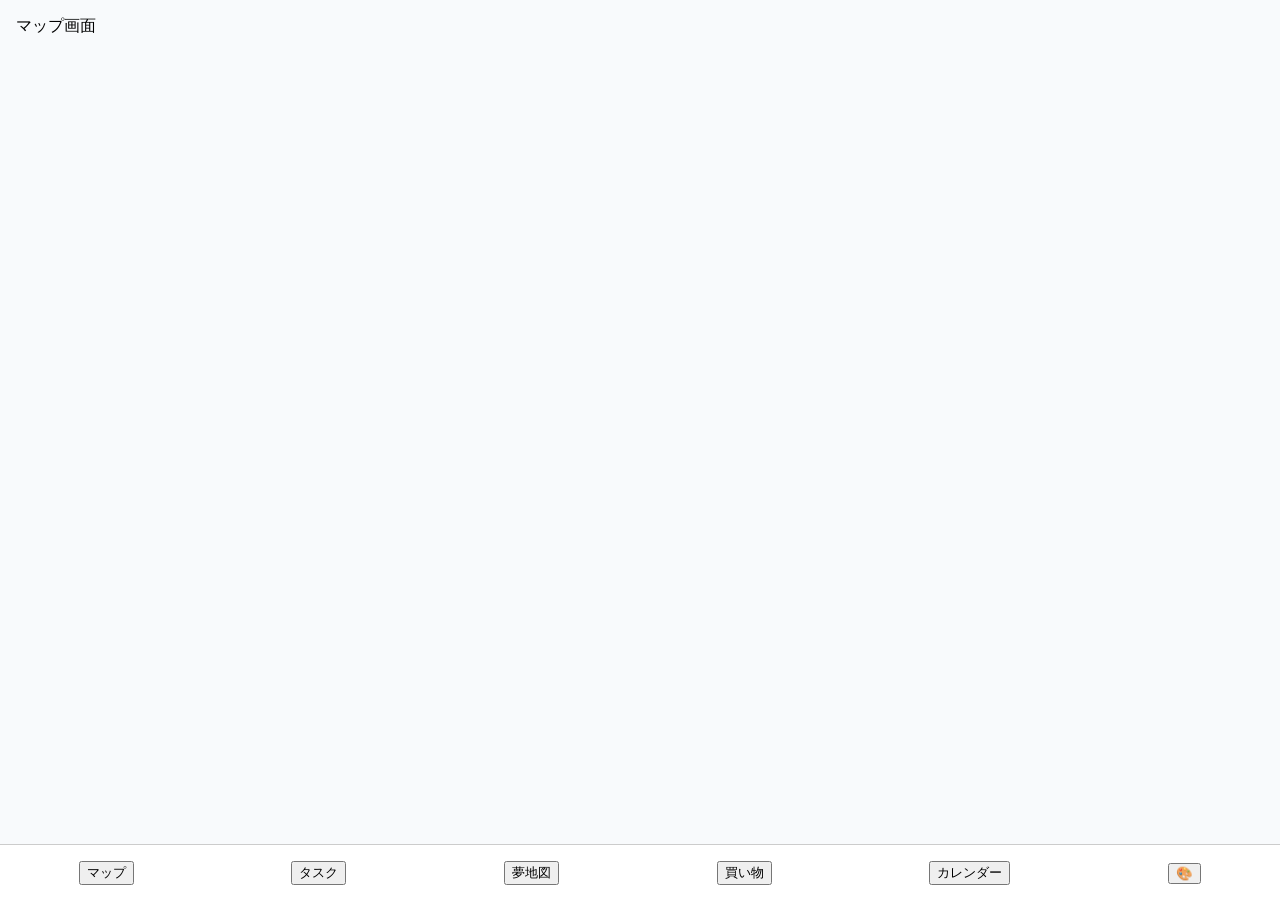
<file: yumechizu_parallel_full/yumechizu_parallel_full/index.html>
<!DOCTYPE html>
<html lang="ja">
<head>
  <meta charset="utf-8" />
  <meta name="viewport" content="width=device-width, initial-scale=1" />
  <title>夢地図</title>
  <link rel="manifest" href="manifest.json">
  <link rel="stylesheet" href="style.css">
</head>
<body>
  <div id="app">
    <div id="screens">
      <section class="screen">マップ画面</section>
      <section class="screen">タスク画面</section>
      <section class="screen">夢地図画面</section>
      <section class="screen">買い物画面</section>
      <section class="screen">カレンダー画面</section>
      <section class="screen" id="wallpaper">
        <h2>壁紙カラー</h2>
        <div class="palette">
          <div class="color" style="--c:#f8fafc"></div>
          <div class="color" style="--c:#e0f2fe"></div>
          <div class="color" style="--c:#ecfeff"></div>
          <div class="color" style="--c:#fef3c7"></div>
          <div class="color" style="--c:#1e293b"></div>
        </div>
      </section>
    </div>
  </div>

  <footer>
    <button onclick="go(0)">マップ</button>
    <button onclick="go(1)">タスク</button>
    <button onclick="go(2)">夢地図</button>
    <button onclick="go(3)">買い物</button>
    <button onclick="go(4)">カレンダー</button>
    <button onclick="go(5)">🎨</button>
  </footer>

<script src="main.js"></script>
<script>
if ('serviceWorker' in navigator) {
  navigator.serviceWorker.register('sw.js');
}
</script>
</body>
</html>
</file>
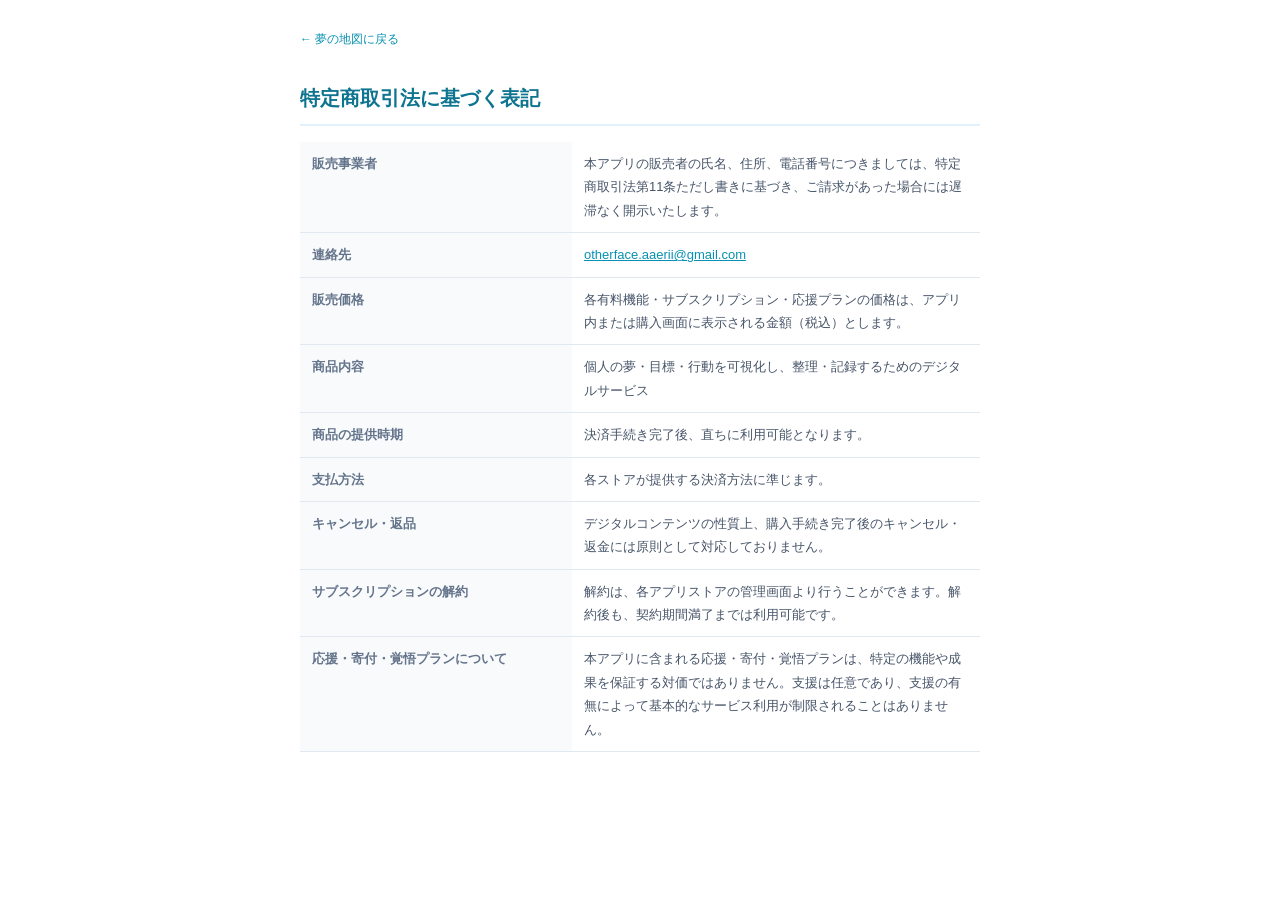
<file: legal.html>
<!DOCTYPE html>
<html lang="ja">
<head>
<meta charset="UTF-8">
<meta name="viewport" content="width=device-width,initial-scale=1.0">
<title>特定商取引法に基づく表記 | 夢の地図</title>
<style>
body{font-family:'Noto Sans JP',sans-serif;max-width:680px;margin:0 auto;padding:24px 16px;color:#1e293b;line-height:1.8;}
h1{font-size:20px;color:#0e7490;border-bottom:2px solid #e0f2fe;padding-bottom:8px;}
table{width:100%;border-collapse:collapse;margin-top:16px;}
th,td{padding:10px 12px;font-size:13px;border-bottom:1px solid #e2e8f0;text-align:left;vertical-align:top;}
th{width:40%;color:#64748b;font-weight:600;background:#f8fafc;}
td{color:#475569;}
a{color:#0891b2;}
.back{display:inline-block;margin-bottom:16px;font-size:12px;color:#0891b2;text-decoration:none;}
</style>
</head>
<body>
<a class="back" href="/">← 夢の地図に戻る</a>
<h1>特定商取引法に基づく表記</h1>
<table>
<tr><th>販売事業者</th><td>本アプリの販売者の氏名、住所、電話番号につきましては、特定商取引法第11条ただし書きに基づき、ご請求があった場合には遅滞なく開示いたします。</td></tr>
<tr><th>連絡先</th><td><a href="mailto:otherface.aaerii@gmail.com">otherface.aaerii@gmail.com</a></td></tr>
<tr><th>販売価格</th><td>各有料機能・サブスクリプション・応援プランの価格は、アプリ内または購入画面に表示される金額（税込）とします。</td></tr>
<tr><th>商品内容</th><td>個人の夢・目標・行動を可視化し、整理・記録するためのデジタルサービス</td></tr>
<tr><th>商品の提供時期</th><td>決済手続き完了後、直ちに利用可能となります。</td></tr>
<tr><th>支払方法</th><td>各ストアが提供する決済方法に準じます。</td></tr>
<tr><th>キャンセル・返品</th><td>デジタルコンテンツの性質上、購入手続き完了後のキャンセル・返金には原則として対応しておりません。</td></tr>
<tr><th>サブスクリプションの解約</th><td>解約は、各アプリストアの管理画面より行うことができます。解約後も、契約期間満了までは利用可能です。</td></tr>
<tr><th>応援・寄付・覚悟プランについて</th><td>本アプリに含まれる応援・寄付・覚悟プランは、特定の機能や成果を保証する対価ではありません。支援は任意であり、支援の有無によって基本的なサービス利用が制限されることはありません。</td></tr>
</table>
</body>
</html>
</file>
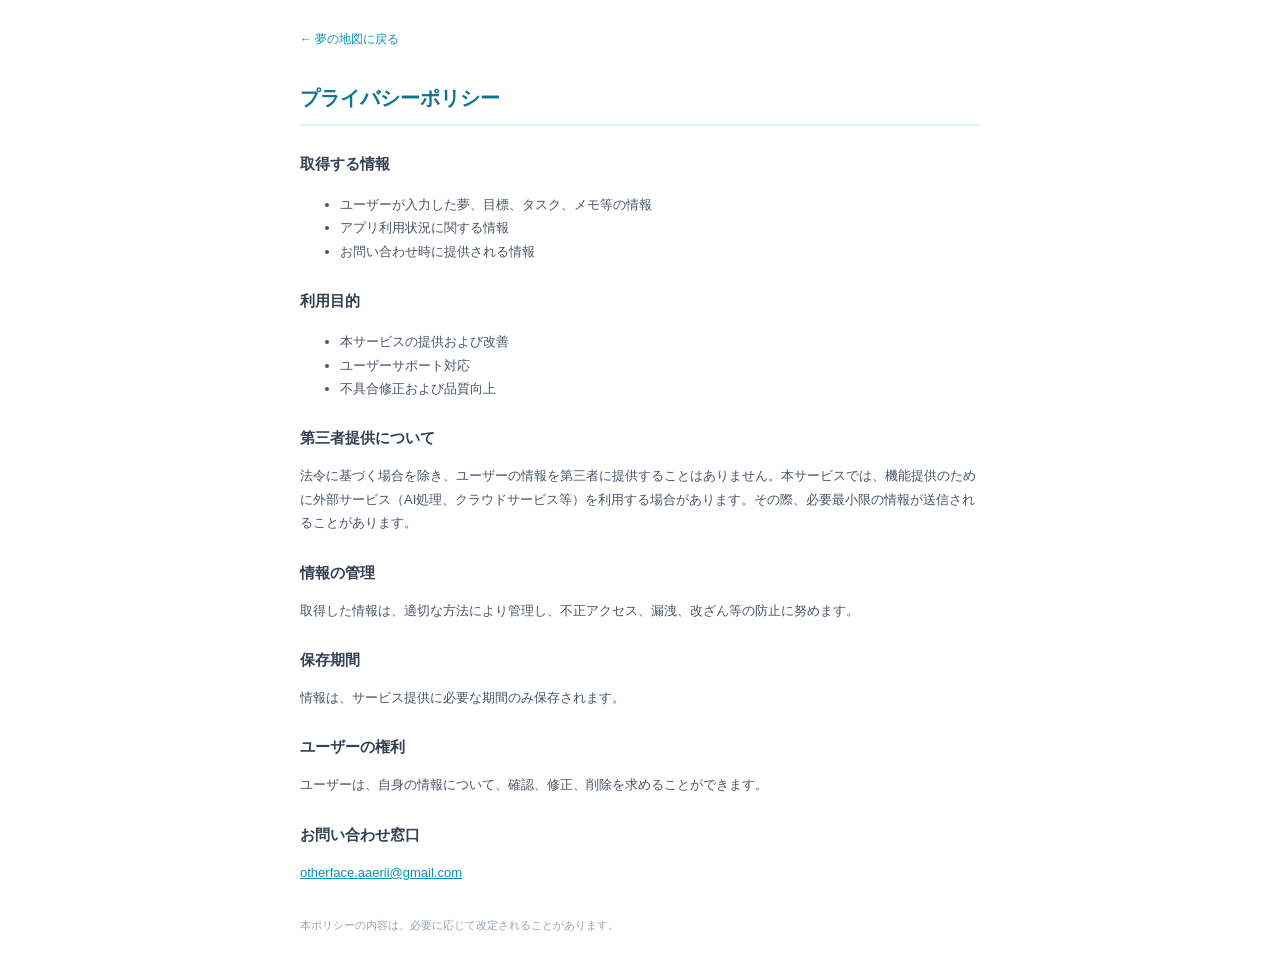
<file: privacy.html>
<!DOCTYPE html>
<html lang="ja">
<head>
<meta charset="UTF-8">
<meta name="viewport" content="width=device-width,initial-scale=1.0">
<title>プライバシーポリシー | 夢の地図</title>
<style>
body{font-family:'Noto Sans JP',sans-serif;max-width:680px;margin:0 auto;padding:24px 16px;color:#1e293b;line-height:1.8;}
h1{font-size:20px;color:#0e7490;border-bottom:2px solid #e0f2fe;padding-bottom:8px;}
h2{font-size:15px;color:#334155;margin-top:24px;}
p,li{font-size:13px;color:#475569;}
a{color:#0891b2;}
.back{display:inline-block;margin-bottom:16px;font-size:12px;color:#0891b2;text-decoration:none;}
</style>
</head>
<body>
<a class="back" href="/">← 夢の地図に戻る</a>
<h1>プライバシーポリシー</h1>
<h2>取得する情報</h2>
<ul>
<li>ユーザーが入力した夢、目標、タスク、メモ等の情報</li>
<li>アプリ利用状況に関する情報</li>
<li>お問い合わせ時に提供される情報</li>
</ul>
<h2>利用目的</h2>
<ul>
<li>本サービスの提供および改善</li>
<li>ユーザーサポート対応</li>
<li>不具合修正および品質向上</li>
</ul>
<h2>第三者提供について</h2>
<p>法令に基づく場合を除き、ユーザーの情報を第三者に提供することはありません。本サービスでは、機能提供のために外部サービス（AI処理、クラウドサービス等）を利用する場合があります。その際、必要最小限の情報が送信されることがあります。</p>
<h2>情報の管理</h2>
<p>取得した情報は、適切な方法により管理し、不正アクセス、漏洩、改ざん等の防止に努めます。</p>
<h2>保存期間</h2>
<p>情報は、サービス提供に必要な期間のみ保存されます。</p>
<h2>ユーザーの権利</h2>
<p>ユーザーは、自身の情報について、確認、修正、削除を求めることができます。</p>
<h2>お問い合わせ窓口</h2>
<p><a href="mailto:otherface.aaerii@gmail.com">otherface.aaerii@gmail.com</a></p>
<p style="margin-top:32px;font-size:11px;color:#94a3b8;">本ポリシーの内容は、必要に応じて改定されることがあります。</p>
</body>
</html>
</file>
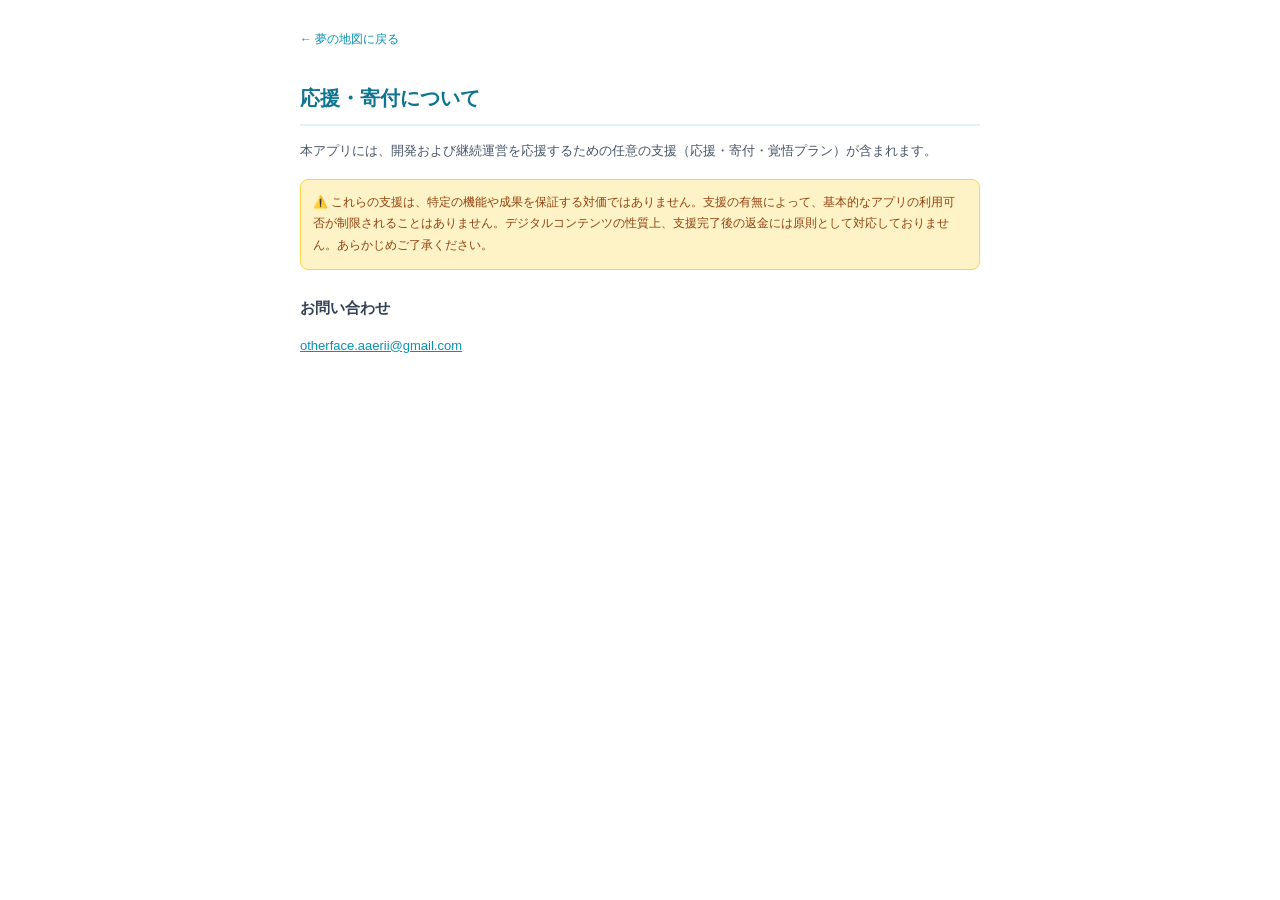
<file: support.html>
<!DOCTYPE html>
<html lang="ja">
<head>
<meta charset="UTF-8">
<meta name="viewport" content="width=device-width,initial-scale=1.0">
<title>応援・寄付について | 夢の地図</title>
<style>
body{font-family:'Noto Sans JP',sans-serif;max-width:680px;margin:0 auto;padding:24px 16px;color:#1e293b;line-height:1.8;}
h1{font-size:20px;color:#0e7490;border-bottom:2px solid #e0f2fe;padding-bottom:8px;}
h2{font-size:15px;color:#334155;margin-top:24px;}
p,li{font-size:13px;color:#475569;}
a{color:#0891b2;}
.back{display:inline-block;margin-bottom:16px;font-size:12px;color:#0891b2;text-decoration:none;}
.note{background:#fef3c7;border:1px solid #fcd34d;border-radius:8px;padding:12px;font-size:12px;color:#92400e;margin-top:16px;}
</style>
</head>
<body>
<a class="back" href="/">← 夢の地図に戻る</a>
<h1>応援・寄付について</h1>
<p>本アプリには、開発および継続運営を応援するための任意の支援（応援・寄付・覚悟プラン）が含まれます。</p>
<div class="note">
⚠️ これらの支援は、特定の機能や成果を保証する対価ではありません。支援の有無によって、基本的なアプリの利用可否が制限されることはありません。デジタルコンテンツの性質上、支援完了後の返金には原則として対応しておりません。あらかじめご了承ください。
</div>
<h2>お問い合わせ</h2>
<p><a href="mailto:otherface.aaerii@gmail.com">otherface.aaerii@gmail.com</a></p>
</body>
</html>
</file>
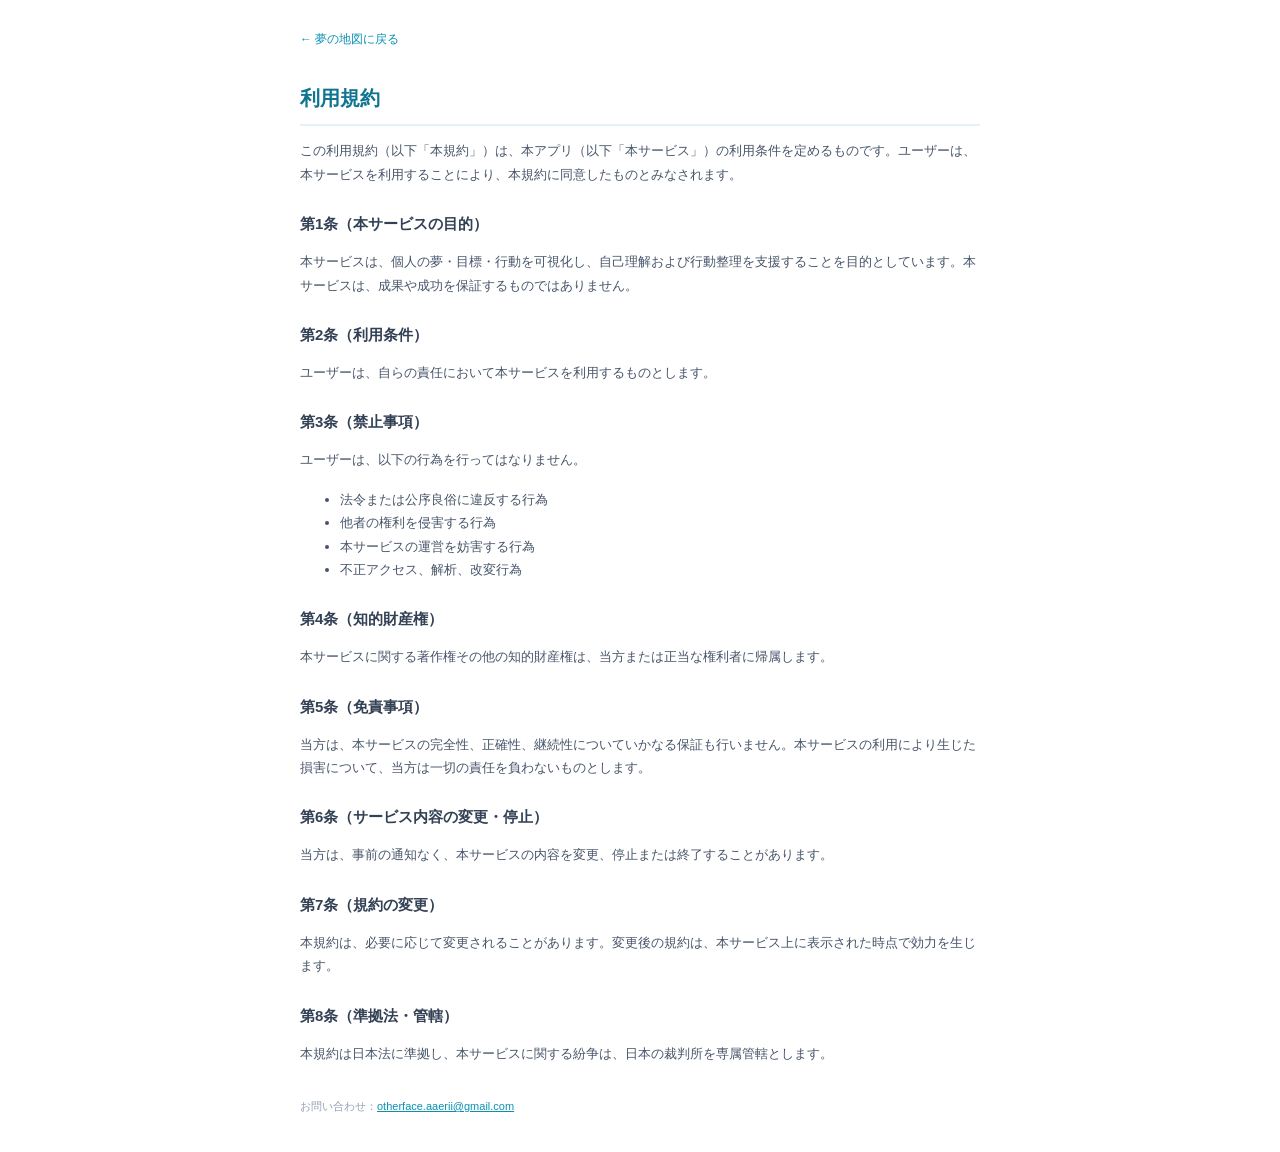
<file: terms.html>
<!DOCTYPE html>
<html lang="ja">
<head>
<meta charset="UTF-8">
<meta name="viewport" content="width=device-width,initial-scale=1.0">
<title>利用規約 | 夢の地図</title>
<style>
body{font-family:'Noto Sans JP',sans-serif;max-width:680px;margin:0 auto;padding:24px 16px;color:#1e293b;line-height:1.8;}
h1{font-size:20px;color:#0e7490;border-bottom:2px solid #e0f2fe;padding-bottom:8px;}
h2{font-size:15px;color:#334155;margin-top:24px;}
p,li{font-size:13px;color:#475569;}
a{color:#0891b2;}
.back{display:inline-block;margin-bottom:16px;font-size:12px;color:#0891b2;text-decoration:none;}
</style>
</head>
<body>
<a class="back" href="/">← 夢の地図に戻る</a>
<h1>利用規約</h1>
<p>この利用規約（以下「本規約」）は、本アプリ（以下「本サービス」）の利用条件を定めるものです。ユーザーは、本サービスを利用することにより、本規約に同意したものとみなされます。</p>
<h2>第1条（本サービスの目的）</h2>
<p>本サービスは、個人の夢・目標・行動を可視化し、自己理解および行動整理を支援することを目的としています。本サービスは、成果や成功を保証するものではありません。</p>
<h2>第2条（利用条件）</h2>
<p>ユーザーは、自らの責任において本サービスを利用するものとします。</p>
<h2>第3条（禁止事項）</h2>
<p>ユーザーは、以下の行為を行ってはなりません。</p>
<ul>
<li>法令または公序良俗に違反する行為</li>
<li>他者の権利を侵害する行為</li>
<li>本サービスの運営を妨害する行為</li>
<li>不正アクセス、解析、改変行為</li>
</ul>
<h2>第4条（知的財産権）</h2>
<p>本サービスに関する著作権その他の知的財産権は、当方または正当な権利者に帰属します。</p>
<h2>第5条（免責事項）</h2>
<p>当方は、本サービスの完全性、正確性、継続性についていかなる保証も行いません。本サービスの利用により生じた損害について、当方は一切の責任を負わないものとします。</p>
<h2>第6条（サービス内容の変更・停止）</h2>
<p>当方は、事前の通知なく、本サービスの内容を変更、停止または終了することがあります。</p>
<h2>第7条（規約の変更）</h2>
<p>本規約は、必要に応じて変更されることがあります。変更後の規約は、本サービス上に表示された時点で効力を生じます。</p>
<h2>第8条（準拠法・管轄）</h2>
<p>本規約は日本法に準拠し、本サービスに関する紛争は、日本の裁判所を専属管轄とします。</p>
<p style="margin-top:32px;font-size:11px;color:#94a3b8;">お問い合わせ：<a href="mailto:otherface.aaerii@gmail.com">otherface.aaerii@gmail.com</a></p>
</body>
</html>
</file>
<file: yumechizu_parallel_full/yumechizu_parallel_full/style.css>
:root {
  --wallpaper: #f8fafc;
}

body {
  margin: 0;
  background: var(--wallpaper);
  transition: background-color 0.2s linear;
  font-family: sans-serif;
}

#screens {
  display: flex;
  width: 600vw;
  height: calc(100vh - 56px);
  transition: transform 0.25s ease;
}

.screen {
  width: 100vw;
  height: 100%;
  flex-shrink: 0;
  padding: 16px;
  box-sizing: border-box;
}

footer {
  height: 56px;
  display: flex;
  justify-content: space-around;
  align-items: center;
  border-top: 1px solid #ccc;
  background: #fff;
}

.palette {
  display: flex;
  flex-wrap: wrap;
}

.color {
  width: 48px;
  height: 48px;
  margin: 8px;
  border-radius: 8px;
  background: var(--c);
}
</file>
